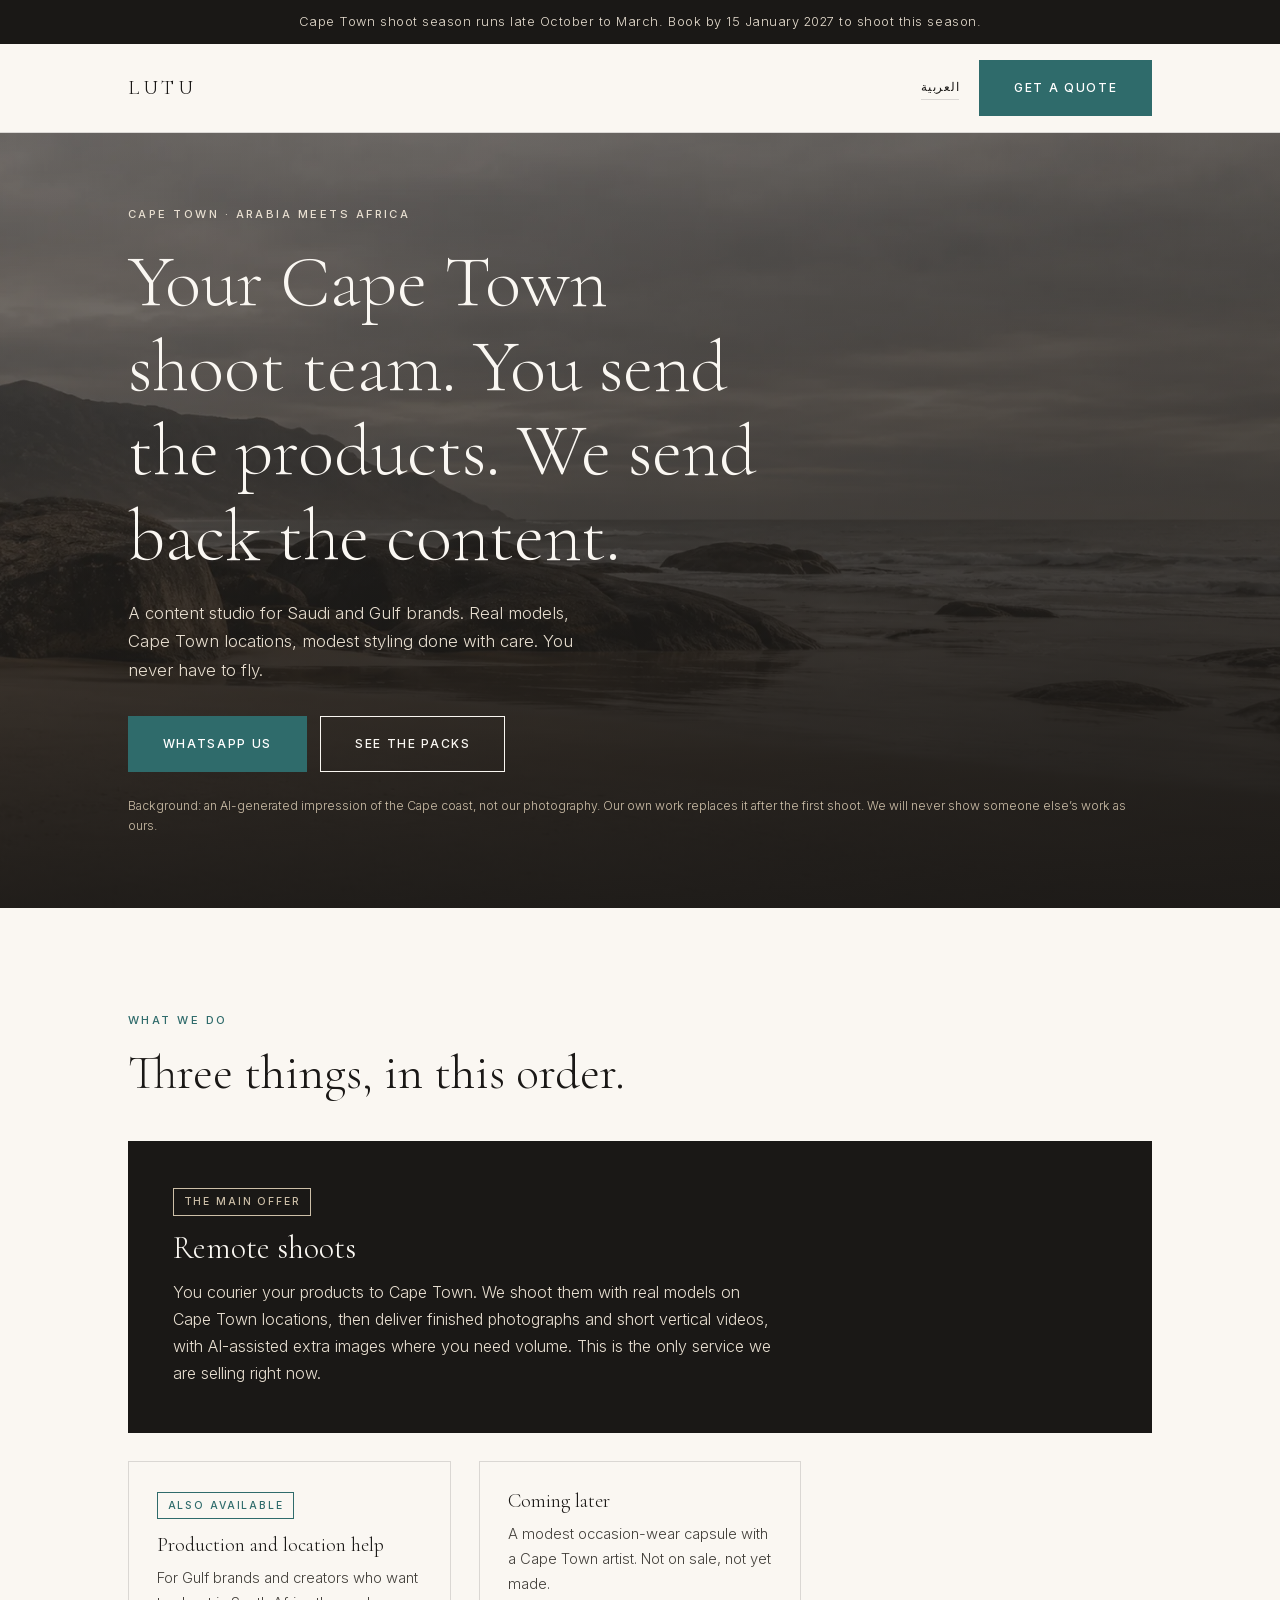
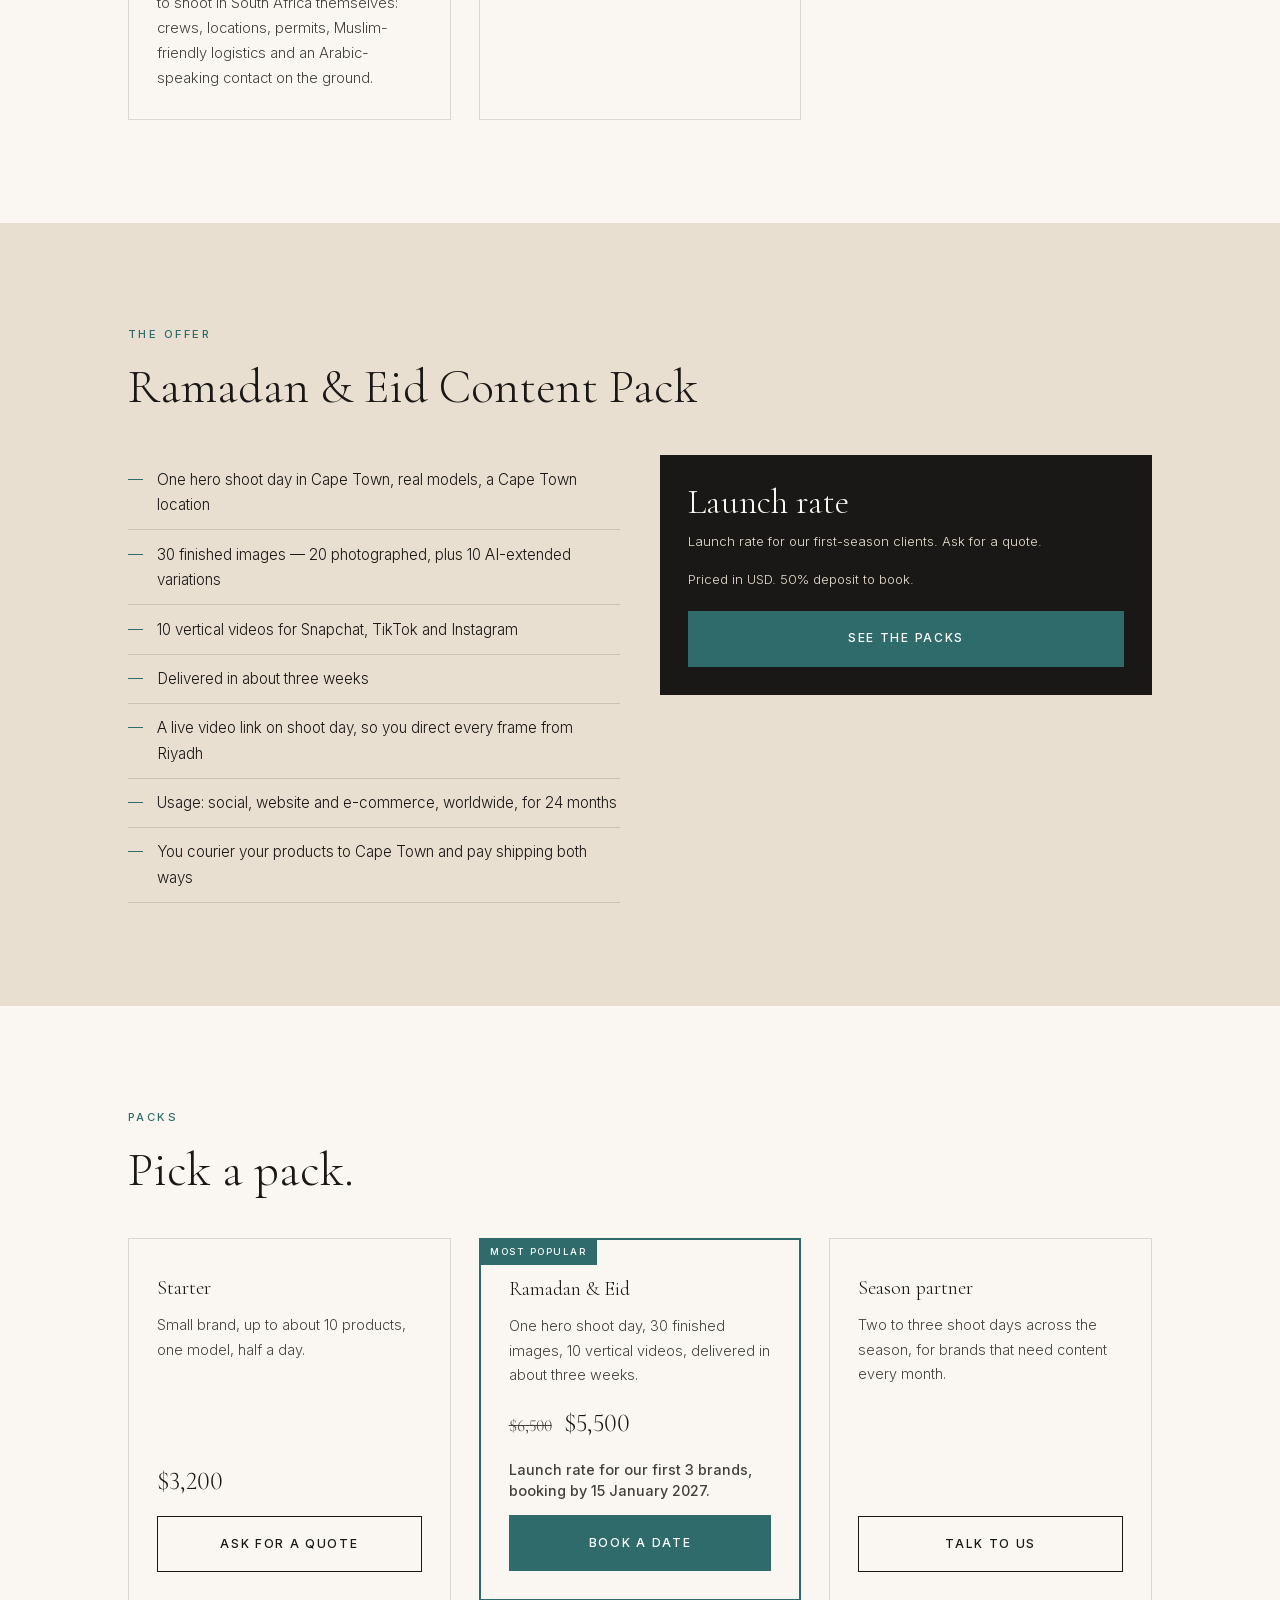
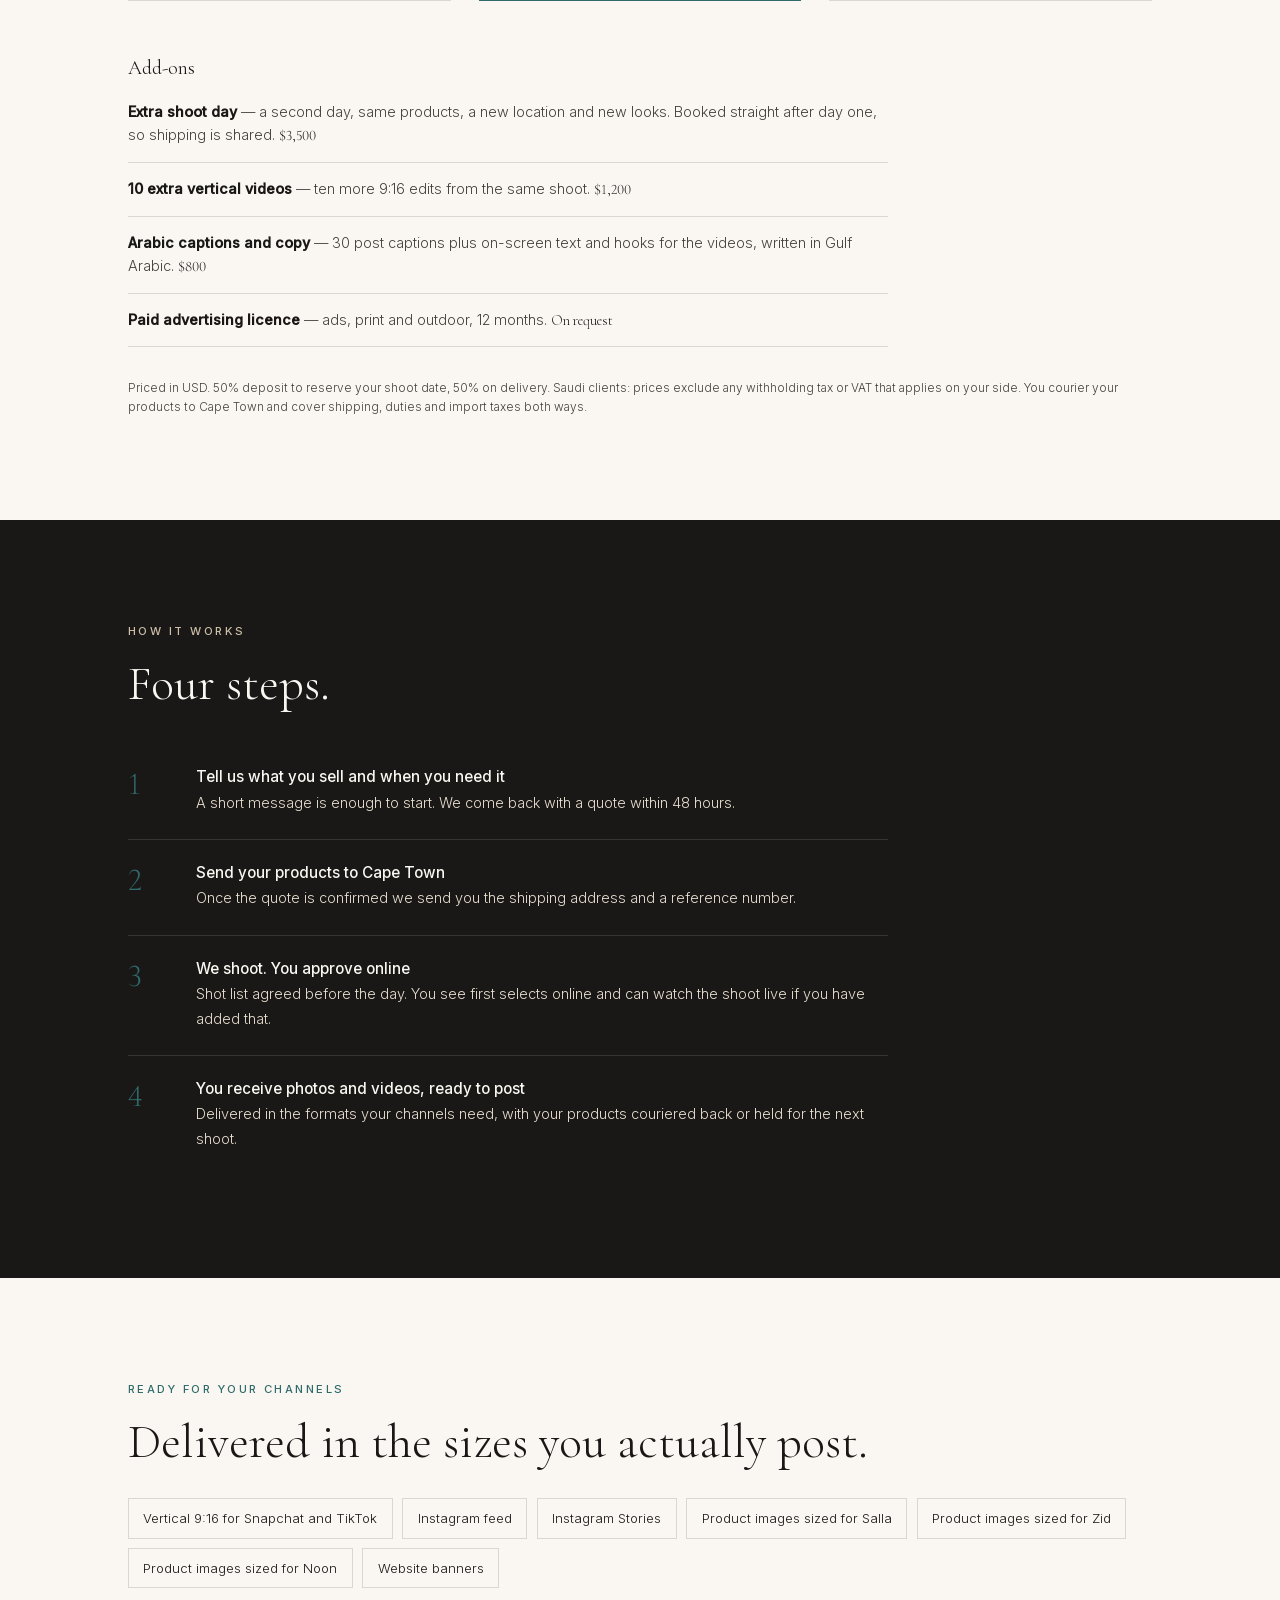
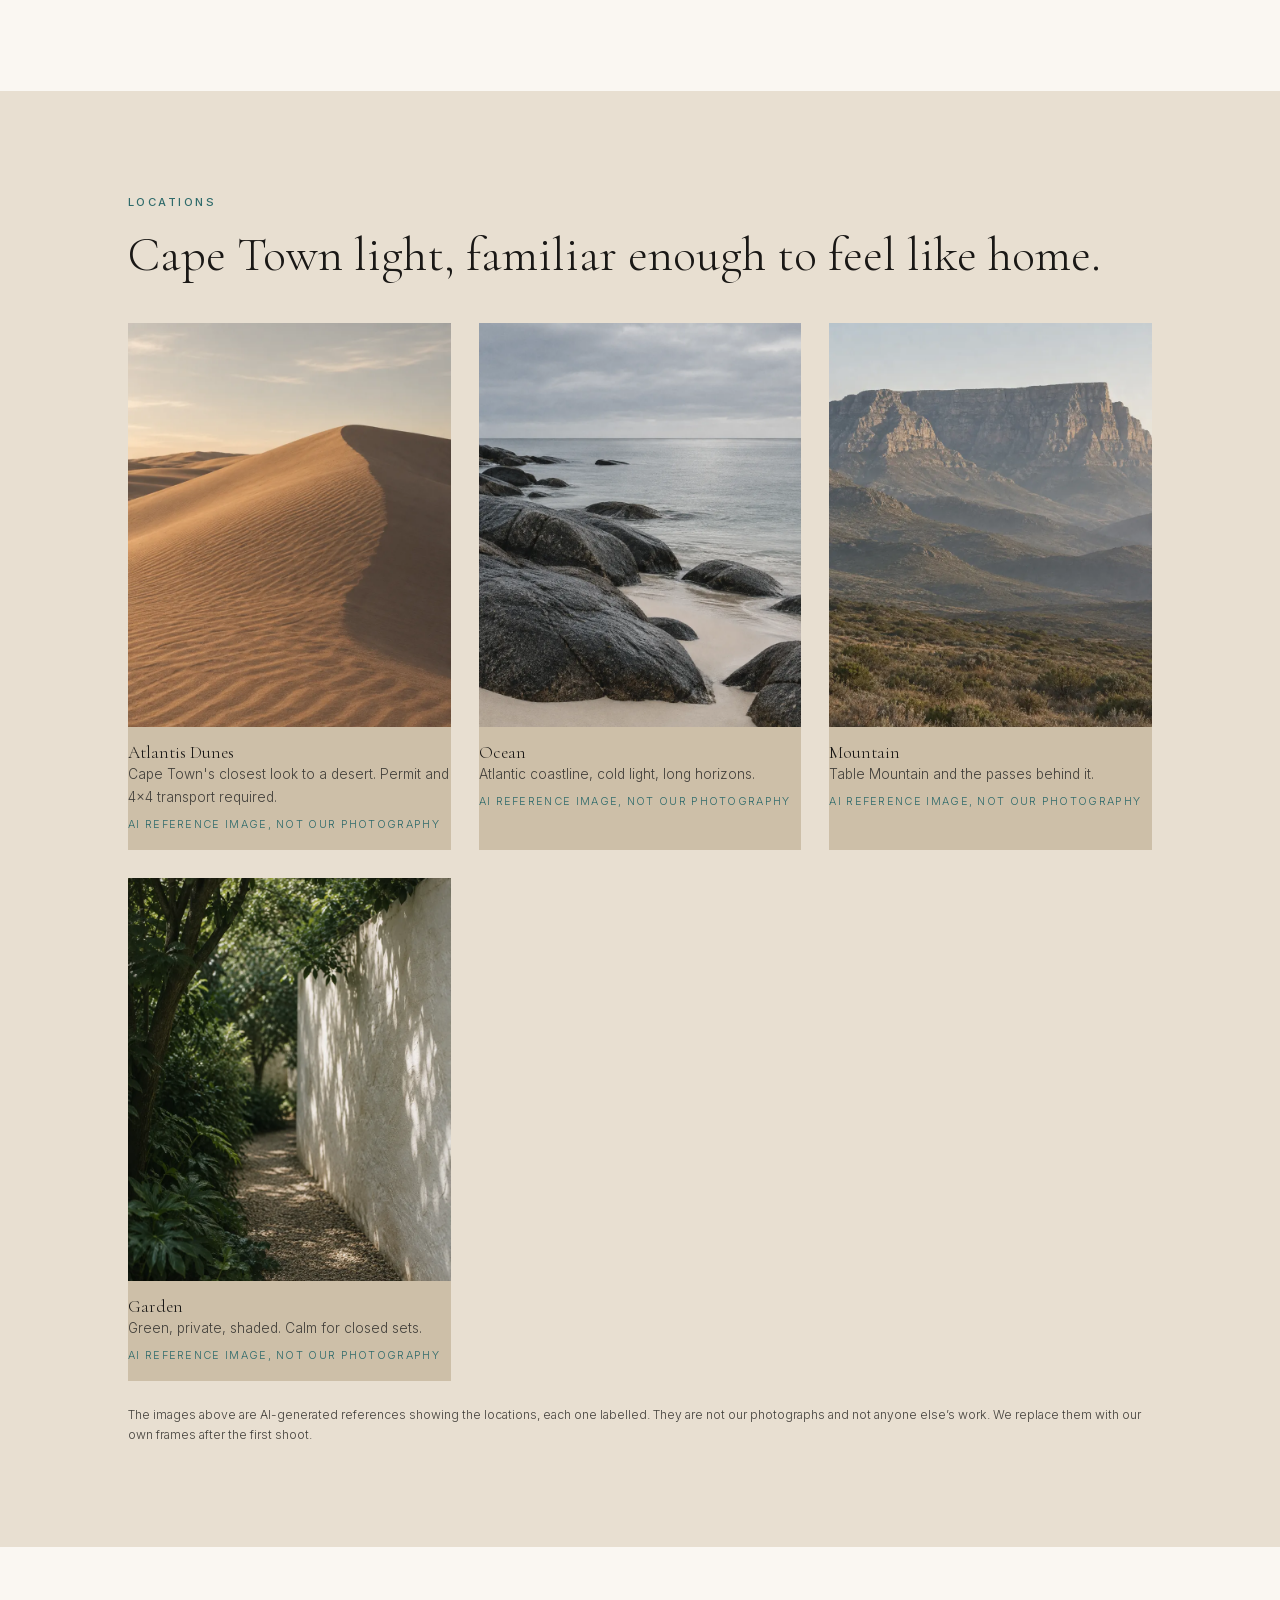
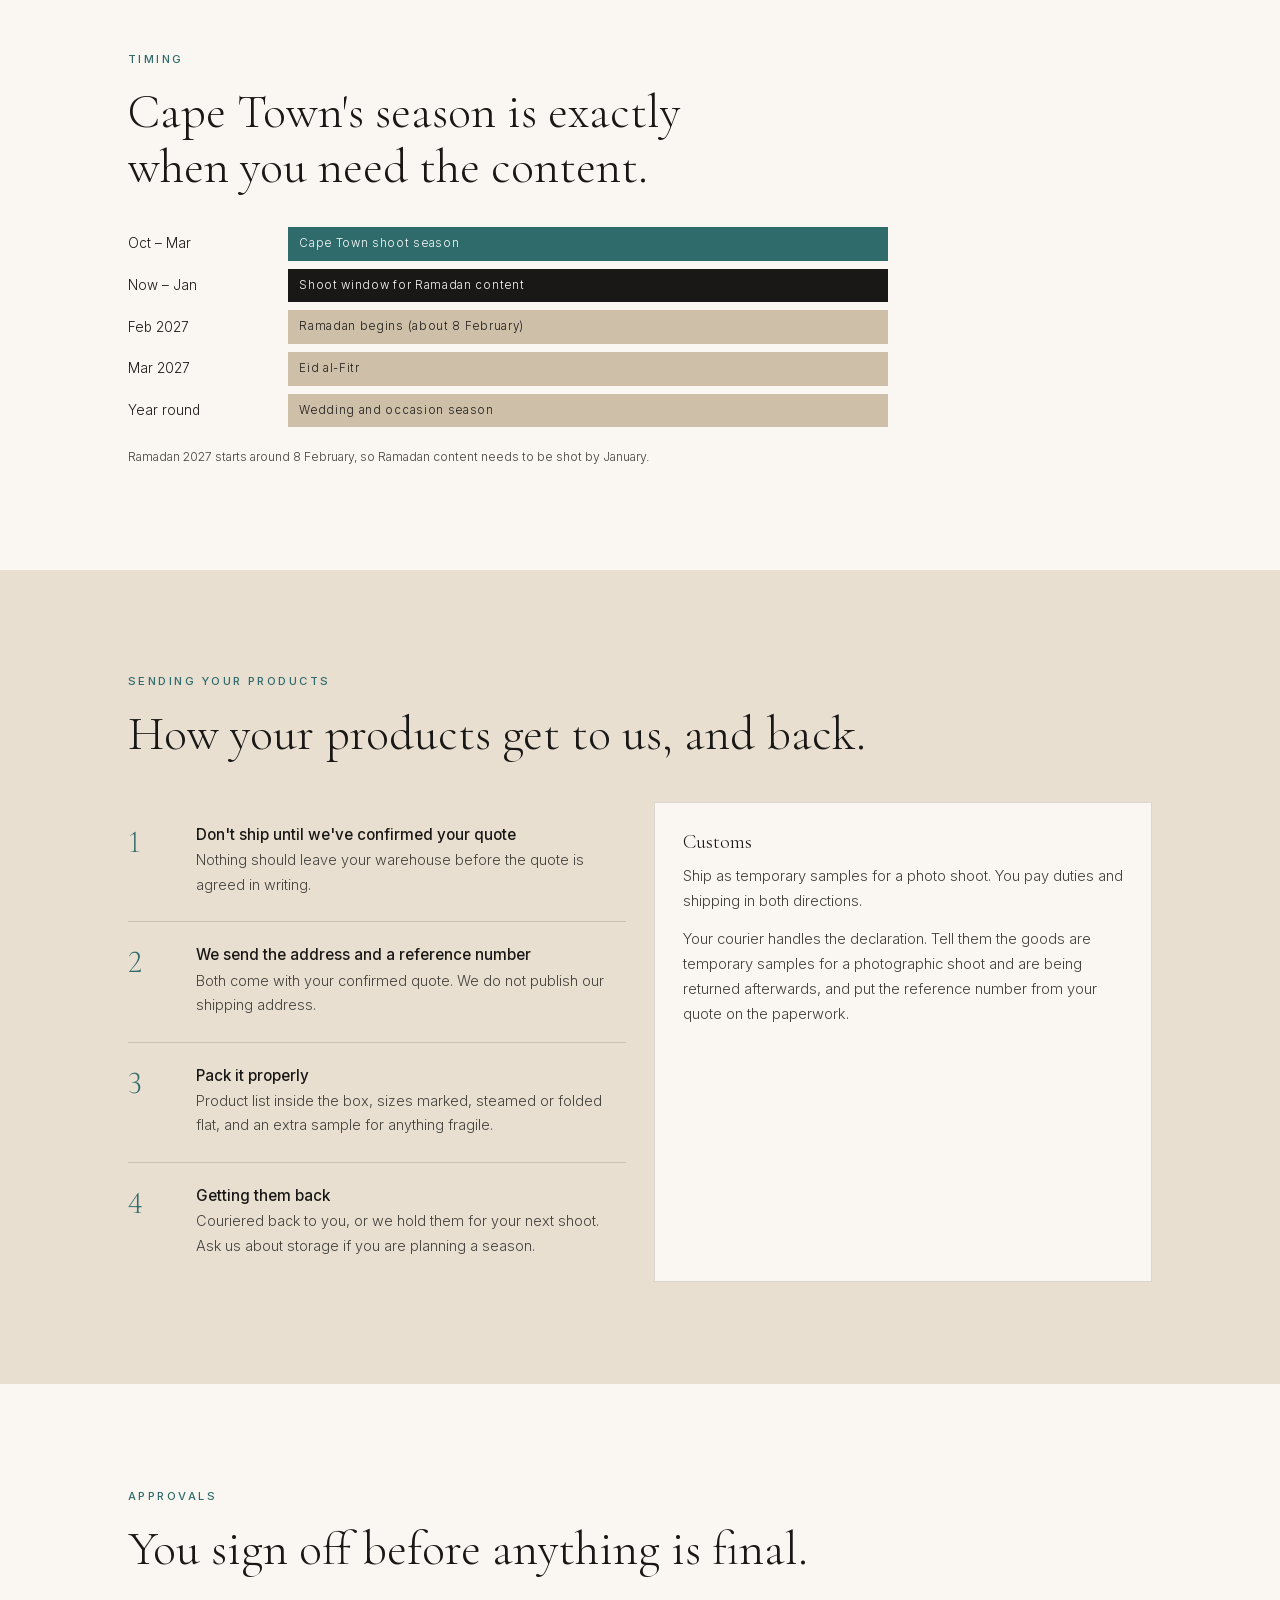
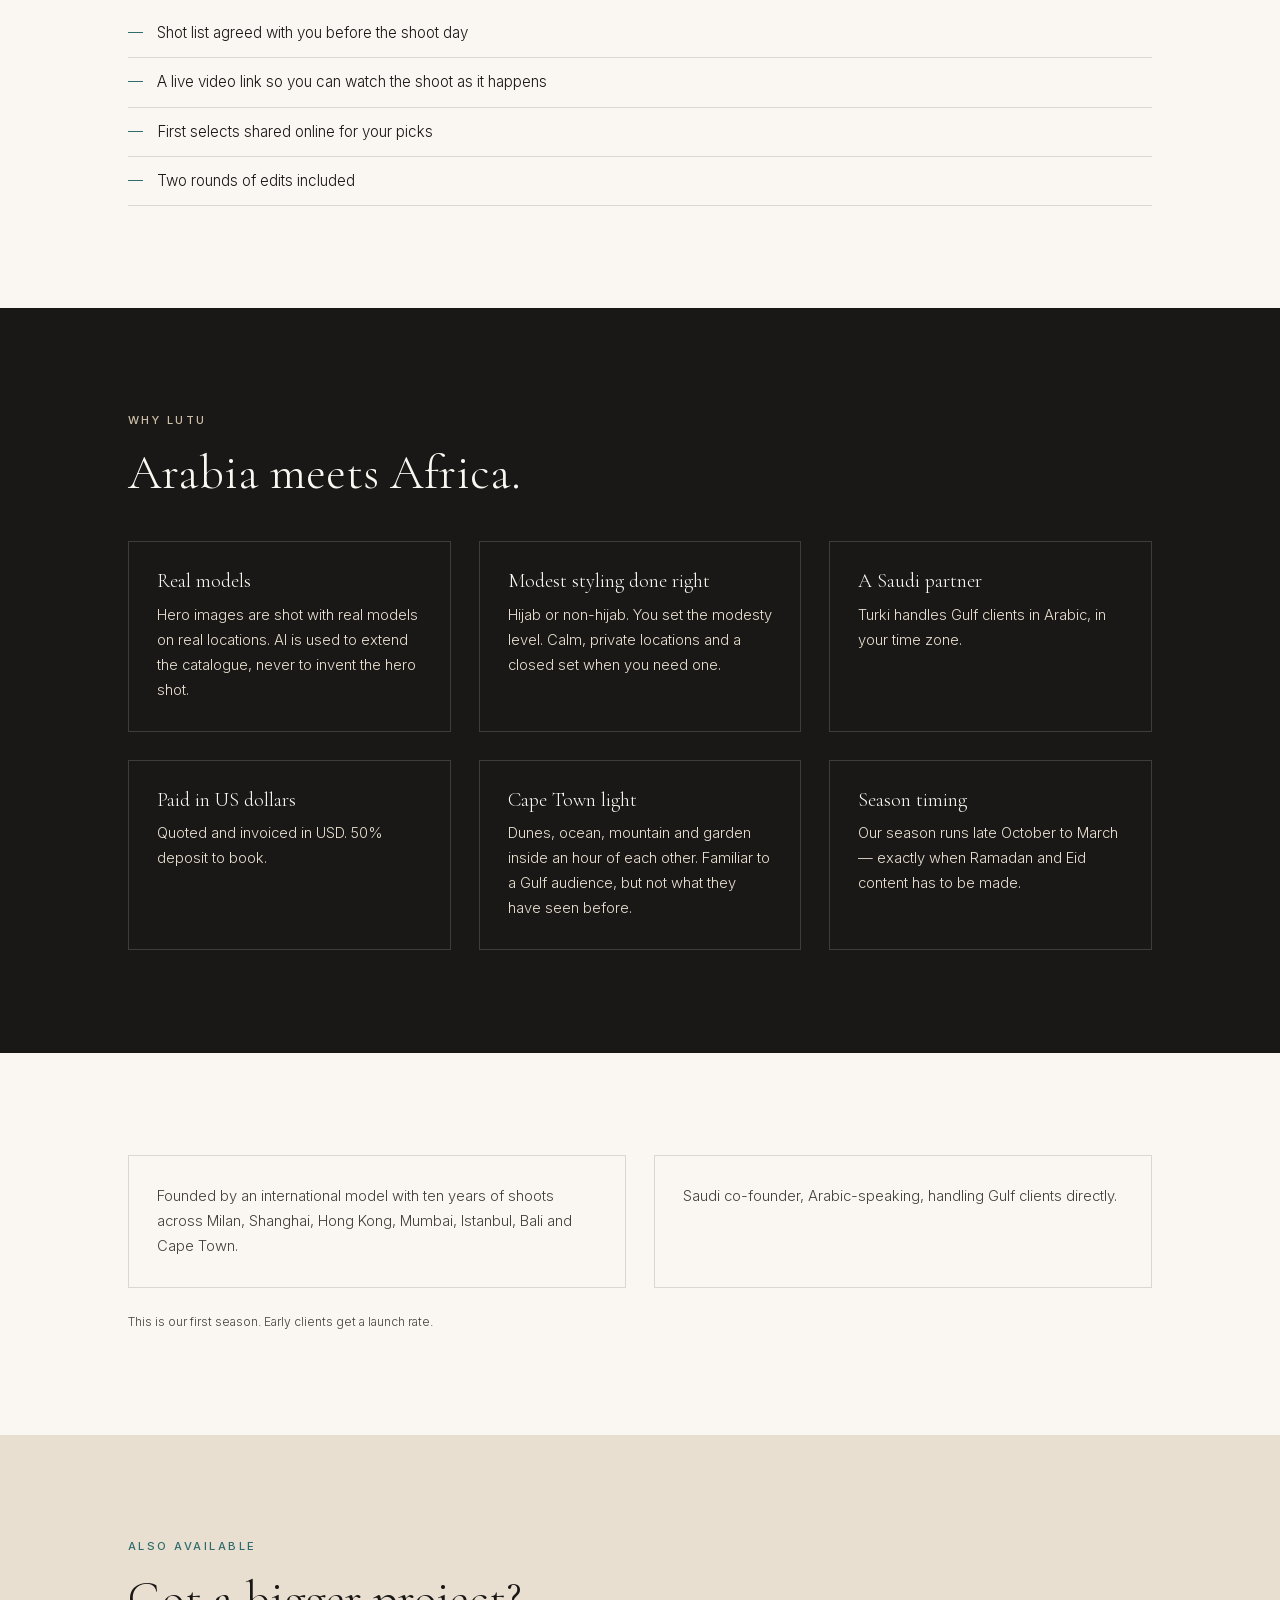
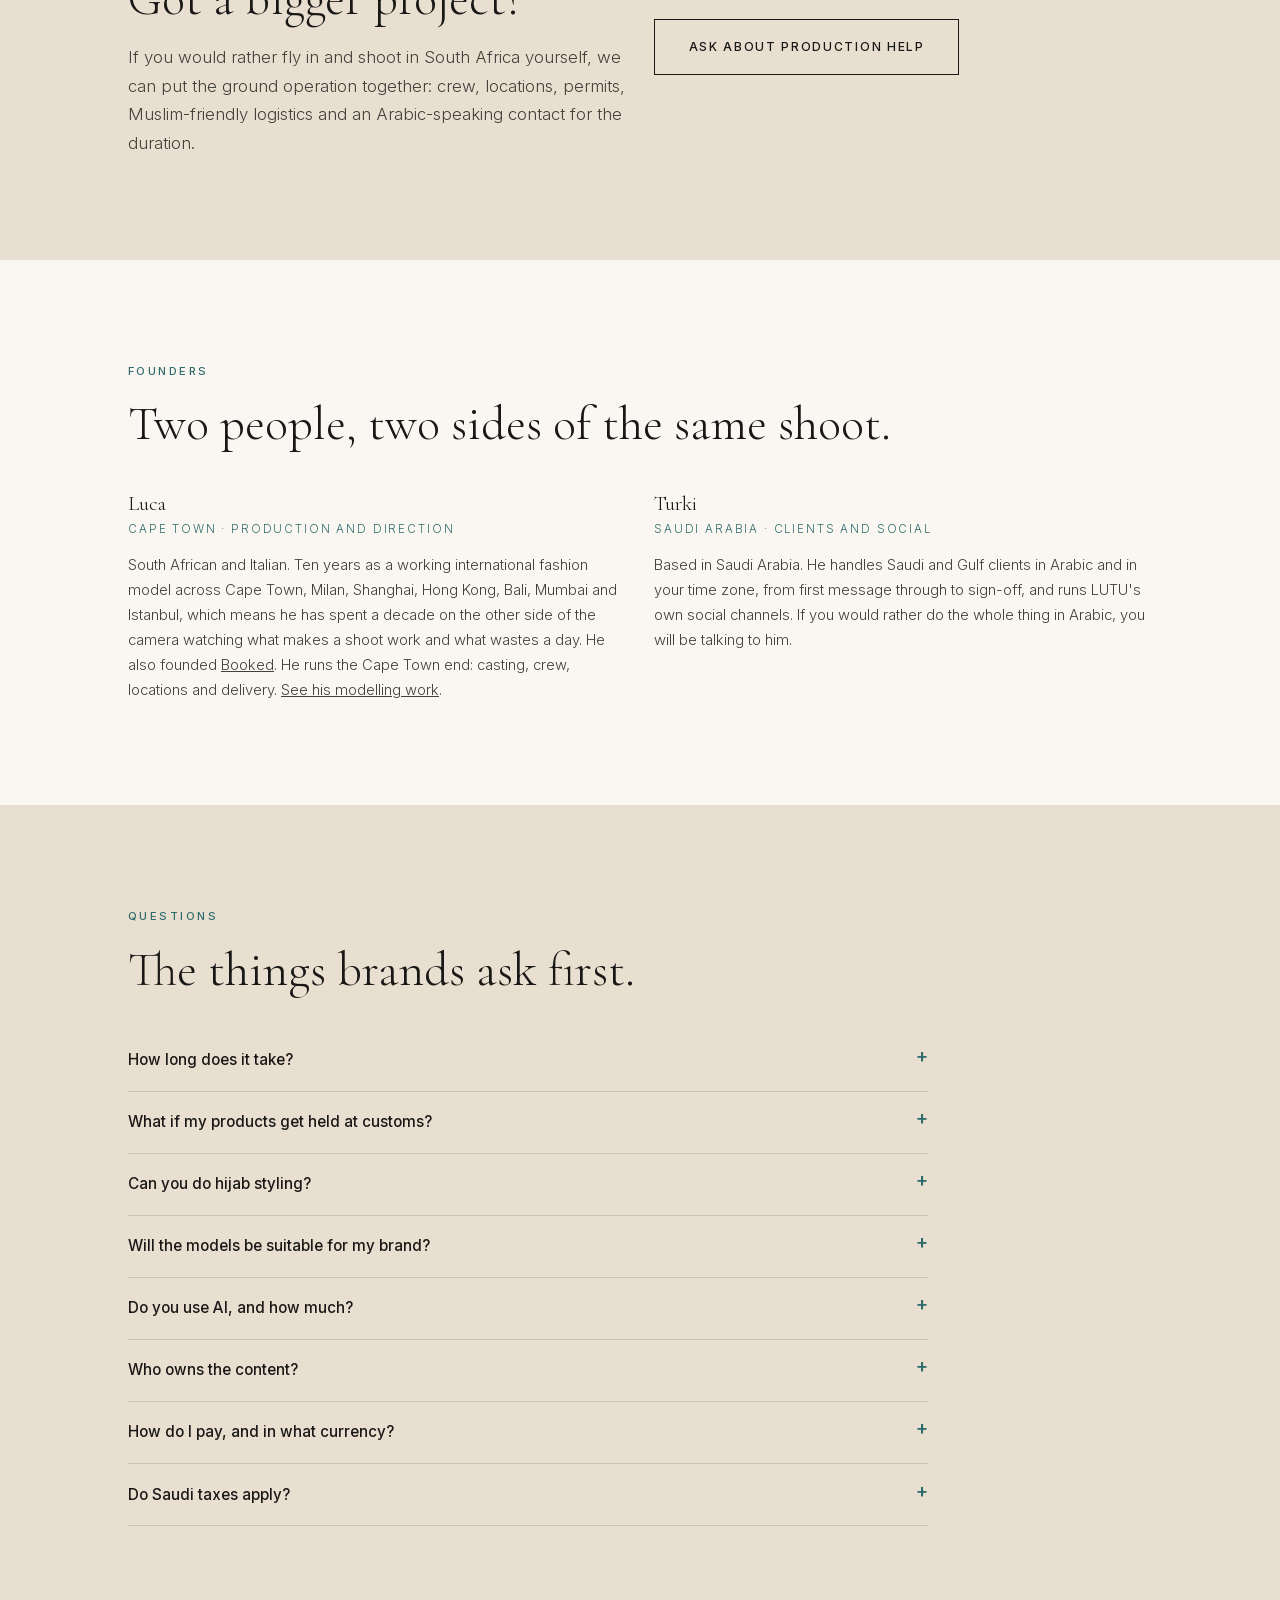
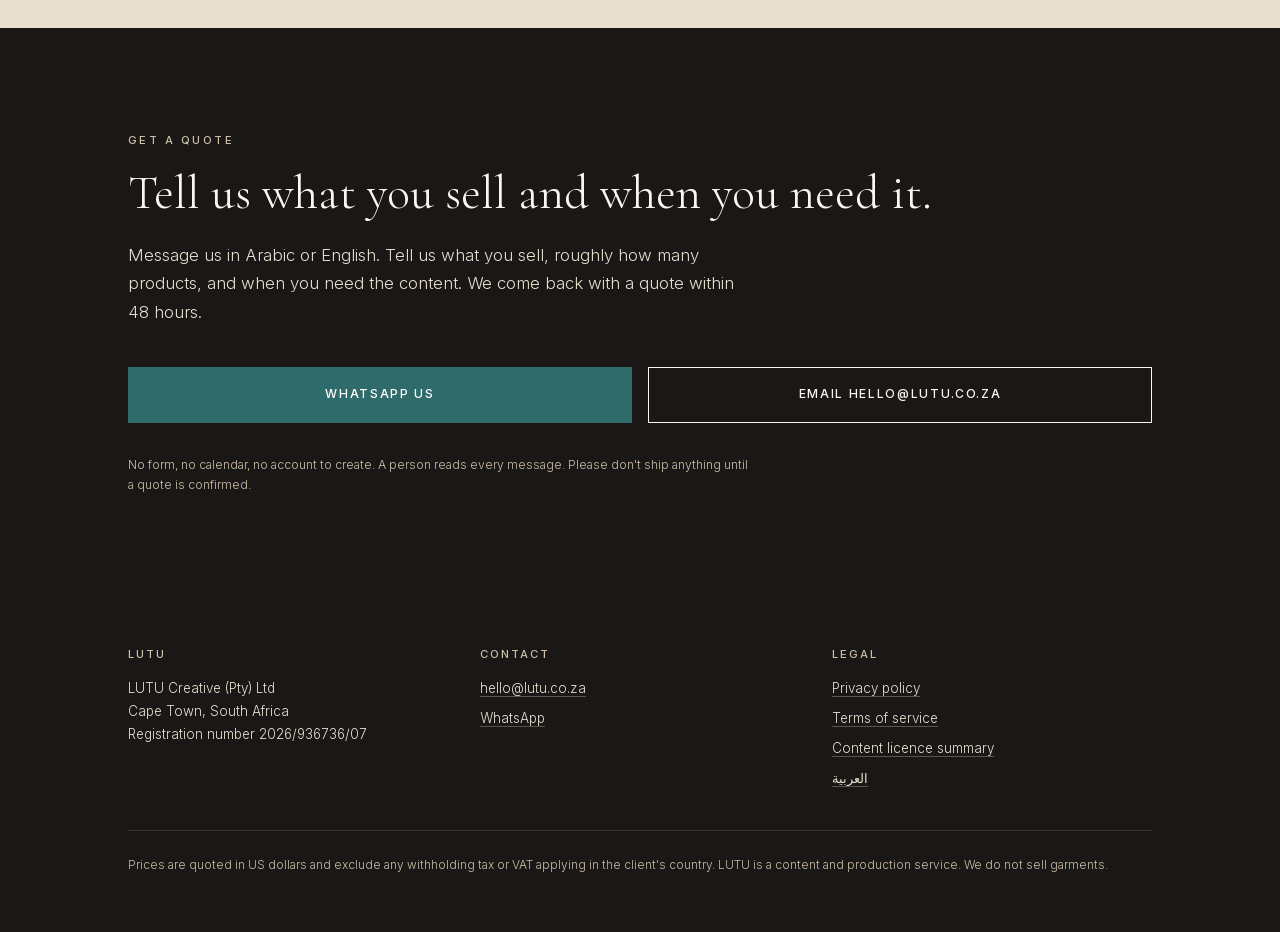
<file: index.html>
<!DOCTYPE html>
<html lang="en" dir="ltr">
<head>
<meta charset="UTF-8">
<meta name="viewport" content="width=device-width, initial-scale=1">
<title>LUTU — Cape Town content studio for Saudi and Gulf brands</title>
<meta name="description" content="Send your products to Cape Town. We shoot them with real models on Cape Town locations and send back finished photos and vertical video. Modest styling done with care. Priced in USD.">
<link rel="canonical" href="https://lutu.co.za/">
<link rel="alternate" hreflang="en" href="https://lutu.co.za/">
<link rel="alternate" hreflang="ar" href="https://lutu.co.za/ar/">
<link rel="alternate" hreflang="x-default" href="https://lutu.co.za/">
<meta property="og:type" content="website">
<meta property="og:locale" content="en">
<meta property="og:locale:alternate" content="ar">
<meta property="og:url" content="https://lutu.co.za/">
<meta property="og:site_name" content="LUTU">
<meta property="og:title" content="LUTU — Cape Town content studio for Saudi and Gulf brands">
<meta property="og:description" content="You send the products. We send back the content. Shot in Cape Town with real models, delivered in about three weeks.">
<meta property="og:image" content="https://lutu.co.za/assets/share-card.webp">
<meta property="og:image:width" content="1200">
<meta property="og:image:height" content="630">
<meta property="og:image:alt" content="Wind-sculpted sand dunes outside Cape Town at golden hour, with Table Mountain on the horizon.">
<meta name="twitter:card" content="summary_large_image">
<meta name="twitter:image" content="https://lutu.co.za/assets/share-card.webp">
<meta name="twitter:title" content="LUTU — Cape Town content studio for Saudi and Gulf brands">
<meta name="twitter:description" content="You send the products. We send back the content.">
<meta name="robots" content="index,follow">
<link rel="stylesheet" href="/css/style.css">
<!-- Analytics: enable in /config/site.json, then uncomment. No cookie banner required.
<script defer data-domain="lutu.co.za" src="https://plausible.io/js/script.js"></script> -->
</head>
<body>
<a class="skip" href="#main">Skip to content</a>

<div class="season-banner" id="season-banner">
  Cape Town shoot season runs late October to March.<span id="season-date"></span>
</div>

<header class="site-header">
  <div class="wrap site-header__inner">
    <a class="brand" href="/">LUTU</a>
    <nav class="header-actions" aria-label="Site">
      <a class="lang-switch" href="/ar/" hreflang="ar" lang="ar">العربية</a>
      <a class="btn btn--primary" href="#enquiry-section">Get a quote</a>
    </nav>
  </div>
</header>

<main id="main">

<!-- 1 ─ HERO -->
<section class="hero">
  <div class="hero__media" aria-hidden="true">
    <img src="/assets/hero-coast.webp"
         srcset="/assets/hero-coast-900.webp 900w, /assets/hero-coast.webp 1600w"
         sizes="100vw" width="1600" height="900" alt="" fetchpriority="high" decoding="async">
  </div>
  <div class="wrap hero__inner">
    <span class="eyebrow" style="color:#E8DFD1">Cape Town · Arabia meets Africa</span>
    <h1>Your Cape Town shoot team. You send the products. We send back the content.</h1>
    <p class="hero__sub">A content studio for Saudi and Gulf brands. Real models, Cape Town locations, modest styling done with care. You never have to fly.</p>
    <div class="hero__cta">
      <a class="btn btn--primary" data-where="hero" href="https://wa.me/27824617739?text=Hi%20LUTU%2C%20I%27d%20like%20a%20quote%20for%20a%20shoot">WhatsApp us</a>
      <a class="btn btn--ghost" href="#packs" style="color:#FAF7F2;border-color:#FAF7F2">See the packs</a>
    </div>
    <p class="fine" style="margin-top:1.5rem;color:#CDBFA8">Background: an AI-generated impression of the Cape coast, not our photography. Our own work replaces it after the first shoot. We will never show someone else&rsquo;s work as ours.</p>
  </div>
</section>

<!-- 2 ─ WHAT WE DO -->
<section class="section" id="what-we-do">
  <div class="wrap">
    <span class="eyebrow">What we do</span>
    <h2>Three things, in this order.</h2>
    <div class="grid grid--3" style="margin-top:2.5rem">

      <article class="card service--lead">
        <span class="tag">The main offer</span>
        <h3>Remote shoots</h3>
        <p>You courier your products to Cape Town. We shoot them with real models on Cape Town locations, then deliver finished photographs and short vertical videos, with AI-assisted extra images where you need volume. This is the only service we are selling right now.</p>
      </article>

      <article class="card">
        <span class="tag">Also available</span>
        <h3>Production and location help</h3>
        <p>For Gulf brands and creators who want to shoot in South Africa themselves: crews, locations, permits, Muslim-friendly logistics and an Arabic-speaking contact on the ground.</p>
      </article>

      <article class="card">
        <h3>Coming later</h3>
        <p>A modest occasion-wear capsule with a Cape Town artist. Not on sale, not yet made.</p>
      </article>

    </div>
  </div>
</section>

<!-- 3 ─ THE OFFER -->
<section class="section section--sand" id="offer">
  <div class="wrap">
    <span class="eyebrow">The offer</span>
    <h2>Ramadan &amp; Eid Content Pack</h2>
    <div class="offer" style="margin-top:2.5rem">
      <div>
        <ul class="offer__list">
          <li>One hero shoot day in Cape Town, real models, a Cape Town location</li>
          <li>30 finished images — 20 photographed, plus 10 AI-extended variations</li>
          <li>10 vertical videos for Snapchat, TikTok and Instagram</li>
          <li>Delivered in about three weeks</li>
          <li>A live video link on shoot day, so you direct every frame from Riyadh</li>
          <li>Usage: social, website and e-commerce, worldwide, for 24 months</li>
          <li>You courier your products to Cape Town and pay shipping both ways</li>
        </ul>
      </div>
      <aside class="offer__price">
        <span class="amount" id="offer-price">Launch rate</span>
        <p class="note">Launch rate for our first-season clients. Ask for a quote.</p>
        <p class="note" style="margin-top:1rem">Priced in USD. 50% deposit to book.</p>
        <a class="btn btn--primary" href="#packs" style="margin-top:1.25rem;width:100%">See the packs</a>
      </aside>
    </div>
  </div>
</section>

<!-- 3b ─ PACKS -->
<section class="section" id="packs">
  <div class="wrap">
    <span class="eyebrow">Packs</span>
    <h2>Pick a pack.</h2>

    <div class="grid grid--3" style="margin-top:2.5rem">
      <article class="pack">
        <h3>Starter</h3>
        <p>Small brand, up to about 10 products, one model, half a day.</p>
        <span class="pack__price" data-pack-price="starter">Price on request</span>
        <a class="btn btn--ghost" href="#enquiry-section">Ask for a quote</a>
      </article>
      <article class="pack pack--featured">
        <span class="pack__flag">Most popular</span>
        <h3>Ramadan &amp; Eid</h3>
        <p>One hero shoot day, 30 finished images, 10 vertical videos, delivered in about three weeks.</p>
        <span class="pack__price" data-pack-price="ramadanEid">Price on request</span>
        <p class="pack__note" data-pack-note="ramadanEid"></p>
        <a class="btn btn--primary" href="#enquiry-section">Book a date</a>
      </article>
      <article class="pack">
        <h3>Season partner</h3>
        <p>Two to three shoot days across the season, for brands that need content every month.</p>
        <span class="pack__price">&nbsp;</span>
        <a class="btn btn--ghost" href="#enquiry-section">Talk to us</a>
      </article>
    </div>

    <h3 style="margin-top:3.5rem">Add-ons</h3>
    <ul class="addons" style="margin-top:1.25rem">
      <li><strong>Extra shoot day</strong> — a second day, same products, a new location and new looks. Booked straight after day one, so shipping is shared. <span data-addon-price="extraDay">Price on request</span></li>
      <li><strong>10 extra vertical videos</strong> — ten more 9:16 edits from the same shoot. <span data-addon-price="extraVideos10">Price on request</span></li>
      <li><strong>Arabic captions and copy</strong> — 30 post captions plus on-screen text and hooks for the videos, written in Gulf Arabic. <span data-addon-price="arabic">Price on request</span></li>
      <li><strong>Paid advertising licence</strong> — ads, print and outdoor, 12 months. <span>On request</span></li>
    </ul>

    <p class="summary__fine" style="margin-top:2rem">Priced in USD. 50% deposit to reserve your shoot date, 50% on delivery. Saudi clients: prices exclude any withholding tax or VAT that applies on your side. You courier your products to Cape Town and cover shipping, duties and import taxes both ways.</p>
  </div>
</section>

<!-- 4 ─ HOW IT WORKS -->
<section class="section section--ink" id="how">
  <div class="wrap">
    <span class="eyebrow">How it works</span>
    <h2>Four steps.</h2>
    <div class="steps" style="margin-top:2rem;max-width:760px">
      <div class="step"><div><h3>Tell us what you sell and when you need it</h3><p>A short message is enough to start. We come back with a quote within 48 hours.</p></div></div>
      <div class="step"><div><h3>Send your products to Cape Town</h3><p>Once the quote is confirmed we send you the shipping address and a reference number.</p></div></div>
      <div class="step"><div><h3>We shoot. You approve online</h3><p>Shot list agreed before the day. You see first selects online and can watch the shoot live if you have added that.</p></div></div>
      <div class="step"><div><h3>You receive photos and videos, ready to post</h3><p>Delivered in the formats your channels need, with your products couriered back or held for the next shoot.</p></div></div>
    </div>
  </div>
</section>

<!-- FORMATS -->
<section class="section" id="formats">
  <div class="wrap">
    <span class="eyebrow">Ready for your channels</span>
    <h2>Delivered in the sizes you actually post.</h2>
    <div class="chips" style="margin-top:1.75rem">
      <span class="chip">Vertical 9:16 for Snapchat and TikTok</span>
      <span class="chip">Instagram feed</span>
      <span class="chip">Instagram Stories</span>
      <span class="chip">Product images sized for Salla</span>
      <span class="chip">Product images sized for Zid</span>
      <span class="chip">Product images sized for Noon</span>
      <span class="chip">Website banners</span>
    </div>
  </div>
</section>

<!-- 5 ─ LOCATIONS -->
<section class="section section--sand" id="locations">
  <div class="wrap">
    <span class="eyebrow">Locations</span>
    <h2>Cape Town light, familiar enough to feel like home.</h2>
    <div class="grid grid--3" style="margin-top:2.5rem">
      <article class="loc"><img class="loc__img" src="/assets/loc-dunes.webp" width="800" height="1200" loading="lazy" decoding="async" alt="A curved dune crest in low afternoon light, ripple texture across the sand."><div class="loc__body"><h3>Atlantis Dunes</h3><p>Cape Town&#39;s closest look to a desert. Permit and 4x4 transport required.</p><span class="ph-label">AI reference image, not our photography</span></div></article>
      <article class="loc"><img class="loc__img" src="/assets/loc-ocean.webp" width="800" height="1200" loading="lazy" decoding="async" alt="Dark granite boulders on an empty Atlantic beach under flat grey light."><div class="loc__body"><h3>Ocean</h3><p>Atlantic coastline, cold light, long horizons.</p><span class="ph-label">AI reference image, not our photography</span></div></article>
      <article class="loc"><img class="loc__img" src="/assets/loc-mountain.webp" width="800" height="1200" loading="lazy" decoding="async" alt="Table Mountain’s flat summit above empty scrub slopes in late afternoon haze."><div class="loc__body"><h3>Mountain</h3><p>Table Mountain and the passes behind it.</p><span class="ph-label">AI reference image, not our photography</span></div></article>
      <article class="loc"><img class="loc__img" src="/assets/loc-garden.webp" width="800" height="1200" loading="lazy" decoding="async" alt="A shaded garden path beside a whitewashed wall, dappled light falling through leaves."><div class="loc__body"><h3>Garden</h3><p>Green, private, shaded. Calm for closed sets.</p><span class="ph-label">AI reference image, not our photography</span></div></article>
    </div>
    <p class="fine" style="margin-top:1.5rem">The images above are AI-generated references showing the locations, each one labelled. They are not our photographs and not anyone else&rsquo;s work. We replace them with our own frames after the first shoot.</p>
  </div>
</section>

<!-- SEASON CALENDAR -->
<section class="section" id="season">
  <div class="wrap">
    <span class="eyebrow">Timing</span>
    <h2>Cape Town's season is exactly when you need the content.</h2>
    <div class="timeline" style="margin-top:2rem;max-width:760px">
      <div class="tl-row"><span>Oct – Mar</span><div class="tl-bar">Cape Town shoot season</div></div>
      <div class="tl-row"><span>Now – Jan</span><div class="tl-bar tl-bar--ink">Shoot window for Ramadan content</div></div>
      <div class="tl-row"><span>Feb 2027</span><div class="tl-bar tl-bar--alt">Ramadan begins (about 8 February)</div></div>
      <div class="tl-row"><span>Mar 2027</span><div class="tl-bar tl-bar--alt">Eid al-Fitr</div></div>
      <div class="tl-row"><span>Year round</span><div class="tl-bar tl-bar--alt">Wedding and occasion season</div></div>
    </div>
    <p class="fine" style="margin-top:1.25rem">Ramadan 2027 starts around 8 February, so Ramadan content needs to be shot by January.</p>
  </div>
</section>

<!-- SHIPPING -->
<section class="section section--sand" id="shipping">
  <div class="wrap">
    <span class="eyebrow">Sending your products</span>
    <h2>How your products get to us, and back.</h2>
    <div class="grid grid--2" style="margin-top:2.5rem">
      <div>
        <div class="steps">
          <div class="step"><div><h3>Don't ship until we've confirmed your quote</h3><p>Nothing should leave your warehouse before the quote is agreed in writing.</p></div></div>
          <div class="step"><div><h3>We send the address and a reference number</h3><p>Both come with your confirmed quote. We do not publish our shipping address.</p></div></div>
          <div class="step"><div><h3>Pack it properly</h3><p>Product list inside the box, sizes marked, steamed or folded flat, and an extra sample for anything fragile.</p></div></div>
          <div class="step"><div><h3>Getting them back</h3><p>Couriered back to you, or we hold them for your next shoot. Ask us about storage if you are planning a season.</p></div></div>
        </div>
      </div>
      <aside class="card">
        <h3>Customs</h3>
        <p>Ship as temporary samples for a photo shoot. You pay duties and shipping in both directions.</p>
        <p style="margin-top:.8rem">Your courier handles the declaration. Tell them the goods are temporary samples for a photographic shoot and are being returned afterwards, and put the reference number from your quote on the paperwork.</p>
      </aside>
    </div>
  </div>
</section>

<!-- APPROVALS -->
<section class="section" id="approvals">
  <div class="wrap">
    <span class="eyebrow">Approvals</span>
    <h2>You sign off before anything is final.</h2>
    <div class="grid grid--2" style="margin-top:2rem">
      <ul class="offer__list">
        <li>Shot list agreed with you before the shoot day</li>
        <li>A live video link so you can watch the shoot as it happens</li>
        <li>First selects shared online for your picks</li>
        <li>Two rounds of edits included</li>
      </ul>
    </div>
  </div>
</section>

<!-- 6 ─ WHY LUTU -->
<section class="section section--ink" id="why">
  <div class="wrap">
    <span class="eyebrow">Why LUTU</span>
    <h2>Arabia meets Africa.</h2>
    <div class="grid grid--3" style="margin-top:2.5rem">
      <div class="card" style="background:transparent;border-color:rgba(250,247,242,.16)"><h3>Real models</h3><p style="color:#E8DFD1">Hero images are shot with real models on real locations. AI is used to extend the catalogue, never to invent the hero shot.</p></div>
      <div class="card" style="background:transparent;border-color:rgba(250,247,242,.16)"><h3>Modest styling done right</h3><p style="color:#E8DFD1">Hijab or non-hijab. You set the modesty level. Calm, private locations and a closed set when you need one.</p></div>
      <div class="card" style="background:transparent;border-color:rgba(250,247,242,.16)"><h3>A Saudi partner</h3><p style="color:#E8DFD1">Turki handles Gulf clients in Arabic, in your time zone.</p></div>
      <div class="card" style="background:transparent;border-color:rgba(250,247,242,.16)"><h3>Paid in US dollars</h3><p style="color:#E8DFD1">Quoted and invoiced in USD. 50% deposit to book.</p></div>
      <div class="card" style="background:transparent;border-color:rgba(250,247,242,.16)"><h3>Cape Town light</h3><p style="color:#E8DFD1">Dunes, ocean, mountain and garden inside an hour of each other. Familiar to a Gulf audience, but not what they have seen before.</p></div>
      <div class="card" style="background:transparent;border-color:rgba(250,247,242,.16)"><h3>Season timing</h3><p style="color:#E8DFD1">Our season runs late October to March — exactly when Ramadan and Eid content has to be made.</p></div>
    </div>
  </div>
</section>

<!-- PROOF -->
<section class="section" id="proof">
  <div class="wrap">
    <div class="grid grid--2">
      <div class="card"><p>Founded by an international model with ten years of shoots across Milan, Shanghai, Hong Kong, Mumbai, Istanbul, Bali and Cape Town.</p></div>
      <div class="card"><p>Saudi co-founder, Arabic-speaking, handling Gulf clients directly.</p></div>
    </div>
    <p class="fine" style="margin-top:1.5rem">This is our first season. Early clients get a launch rate.</p>
    <!-- OUR WORK — hidden until real client images exist. Switch caseStudies.enabled to true in /config/site.json. -->
  </div>
</section>

<!-- BIGGER PROJECT -->
<section class="section section--sand" id="production">
  <div class="wrap">
    <div class="grid grid--2" style="align-items:center">
      <div>
        <span class="eyebrow">Also available</span>
        <h2>Got a bigger project?</h2>
        <p class="lede" style="margin-top:1rem">If you would rather fly in and shoot in South Africa yourself, we can put the ground operation together: crew, locations, permits, Muslim-friendly logistics and an Arabic-speaking contact for the duration.</p>
      </div>
      <div><a class="btn btn--ghost" href="#enquiry-section" data-preselect="production">Ask about production help</a></div>
    </div>
  </div>
</section>

<!-- 7 ─ FOUNDERS -->
<section class="section" id="founders">
  <div class="wrap">
    <span class="eyebrow">Founders</span>
    <h2>Two people, two sides of the same shoot.</h2>
    <div class="grid grid--2" style="margin-top:2.5rem">
      <article class="founder">
        <h3>Luca</h3><span class="role">Cape Town · Production and direction</span>
        <p>South African and Italian. Ten years as a working international fashion model across Cape Town, Milan, Shanghai, Hong Kong, Bali, Mumbai and Istanbul, which means he has spent a decade on the other side of the camera watching what makes a shoot work and what wastes a day. He also founded <a href="https://lucabold.com" rel="noopener">Booked</a>. He runs the Cape Town end: casting, crew, locations and delivery. <a href="https://lucabold.com" rel="noopener">See his modelling work</a>.</p>
      </article>
      <article class="founder">
        <h3>Turki</h3><span class="role">Saudi Arabia · Clients and social</span>
        <p>Based in Saudi Arabia. He handles Saudi and Gulf clients in Arabic and in your time zone, from first message through to sign-off, and runs LUTU's own social channels. If you would rather do the whole thing in Arabic, you will be talking to him.</p>
      </article>
    </div>
  </div>
</section>

<!-- FAQ -->
<section class="section section--sand" id="faq">
  <div class="wrap">
    <span class="eyebrow">Questions</span>
    <h2>The things brands ask first.</h2>
    <div style="margin-top:2rem;max-width:800px">
      <details><summary>How long does it take?</summary><p>About three weeks from the shoot day for a standard delivery, or about ten days if you add rush. We confirm your window in writing before you pay a deposit, and we tell you straight away if anything puts it at risk.</p></details>
      <details><summary>What if my products get held at customs?</summary><p>It happens, and it is the main reason we ask you not to ship before the quote is confirmed. Ship as temporary samples for a photo shoot. Duties and shipping in both directions are yours. If a shipment is delayed we move your shoot day rather than shoot without the products.</p></details>
      <details><summary>Can you do hijab styling?</summary><p>Yes. You set the modesty level — hijab, non-hijab, no faces, or hands only — and we cast and style to it. A modest styling specialist can be arranged, and we can run a closed set on a private location.</p></details>
      <details><summary>Will the models be suitable for my brand?</summary><p>You approve casting before the shoot day. Tell us the look you need and we send options. Nothing is shot with a model you have not agreed to.</p></details>
      <details><summary>Do you use AI, and how much?</summary><p>Hero images are photographs of real models on real locations. AI is used to extend those into catalogue variations when you need volume — more angles, more colourways, more crops — and a person checks every single AI image before it reaches you. We will tell you which images in your delivery are which. We do not generate a model who was never there and present her as a photograph.</p></details>
      <details><summary>Who owns the content?</summary><p>You own the right to use the delivered files for the usage and period you selected. LUTU keeps the underlying files and the right to show the work in our own portfolio unless you ask us not to. Models have their own usage limits. The <a href="/licence/">content licence summary</a> sets out exactly what each option allows.</p></details>
      <details><summary>How do I pay, and in what currency?</summary><p>US dollars. 50% deposit to book your date, the balance before delivery. No payment is taken on this website today — we invoice you directly.</p></details>
      <details><summary>Do Saudi taxes apply?</summary><p>Our prices exclude any withholding tax or VAT that applies on your side. LUTU is a South African company invoicing from South Africa; how that is treated in your jurisdiction depends on your own tax position, so check with your accountant.</p></details>
    </div>
  </div>
</section>

<!-- 8 ─ ENQUIRY -->
<section class="section section--ink" id="enquiry-section">
  <div class="wrap">
    <span class="eyebrow">Get a quote</span>
    <h2>Tell us what you sell and when you need it.</h2>
    <p class="lede" style="margin-top:1.25rem;max-width:620px">Message us in Arabic or English. Tell us what you sell, roughly how many products, and when you need the content. We come back with a quote within 48 hours.</p>

    <div class="contact-actions" style="margin-top:2.5rem">
      <a class="btn btn--primary" data-where="enquiry" href="https://wa.me/27824617739?text=Hi%20LUTU%2C%20I%27d%20like%20a%20quote%20for%20a%20shoot">WhatsApp us</a>
      <a class="btn btn--ghost" style="color:#FAF7F2;border-color:#FAF7F2" href="mailto:hello@lutu.co.za?subject=Quote%20request">Email hello@lutu.co.za</a>
    </div>

    <p class="fine" style="margin-top:2rem;max-width:620px">No form, no calendar, no account to create. A person reads every message. Please don't ship anything until a quote is confirmed.</p>
  </div>
</section>

</main>

<footer class="site-footer">
  <div class="wrap">
    <div class="footer-grid">
      <div>
        <h4>LUTU</h4>
        <p>LUTU Creative (Pty) Ltd<br>Cape Town, South Africa<br>Registration number 2026/936736/07</p>
      </div>
      <div>
        <h4>Contact</h4>
        <ul>
          <li><a href="mailto:hello@lutu.co.za">hello@lutu.co.za</a></li>
          <li><a href="https://wa.me/27824617739" data-where="footer">WhatsApp</a></li>
        </ul>
      </div>
      <div>
        <h4>Legal</h4>
        <ul>
          <li><a href="/privacy/">Privacy policy</a></li>
          <li><a href="/terms/">Terms of service</a></li>
          <li><a href="/licence/">Content licence summary</a></li>
          <li><a href="/ar/" hreflang="ar" lang="ar">العربية</a></li>
        </ul>
      </div>
    </div>
    <p class="footer-legal">
      Prices are quoted in US dollars and exclude any withholding tax or VAT applying in the client's country.
      LUTU is a content and production service. We do not sell garments.
    </p>
  </div>
</footer>

<script type="application/ld+json">
{
  "@context": "https://schema.org",
  "@graph": [
    {
      "@type": "Organization",
      "@id": "https://lutu.co.za/#org",
      "name": "LUTU",
      "legalName": "LUTU Creative (Pty) Ltd",
      "identifier": { "@type": "PropertyValue", "name": "CIPC registration number", "value": "2026/936736/07" },
      "url": "https://lutu.co.za/",
      "email": "hello@lutu.co.za",
      "foundingDate": "2026-11",
      "address": { "@type": "PostalAddress", "addressLocality": "Cape Town", "addressCountry": "ZA" },
      "founder": [
        { "@type": "Person", "name": "Luca", "url": "https://lucabold.com" },
        { "@type": "Person", "name": "Turki" }
      ]
    },
    {
      "@type": "ProfessionalService",
      "@id": "https://lutu.co.za/#service",
      "name": "LUTU — Cape Town content studio",
      "description": "Remote product shoots in Cape Town for Saudi and Gulf fashion, fragrance and beauty brands. Brands courier products to Cape Town; LUTU shoots with real models on Cape Town locations and delivers finished images and vertical video.",
      "url": "https://lutu.co.za/",
      "parentOrganization": { "@id": "https://lutu.co.za/#org" },
      "areaServed": [
        { "@type": "Country", "name": "Saudi Arabia" },
        { "@type": "Country", "name": "United Arab Emirates" },
        { "@type": "Country", "name": "Kuwait" },
        { "@type": "Country", "name": "Qatar" },
        { "@type": "Country", "name": "Bahrain" },
        { "@type": "Country", "name": "Oman" },
        { "@type": "Country", "name": "South Africa" }
      ],
      "address": { "@type": "PostalAddress", "addressLocality": "Cape Town", "addressCountry": "ZA" },
      "availableLanguage": ["en", "ar"],
      "makesOffer": {
        "@type": "Offer",
        "name": "Ramadan & Eid Content Pack",
        "description": "One hero shoot day in Cape Town with real models, 30 finished images, 10 vertical videos, delivered in about three weeks. Priced in USD with a 50% deposit to book.",
        "priceCurrency": "USD",
        "price": "6500",
        "availability": "https://schema.org/InStock",
        "areaServed": "Saudi Arabia"
      }
    }
  ]
}
</script>

<script src="/js/quote.js" defer></script>
</body>
</html>
</file>
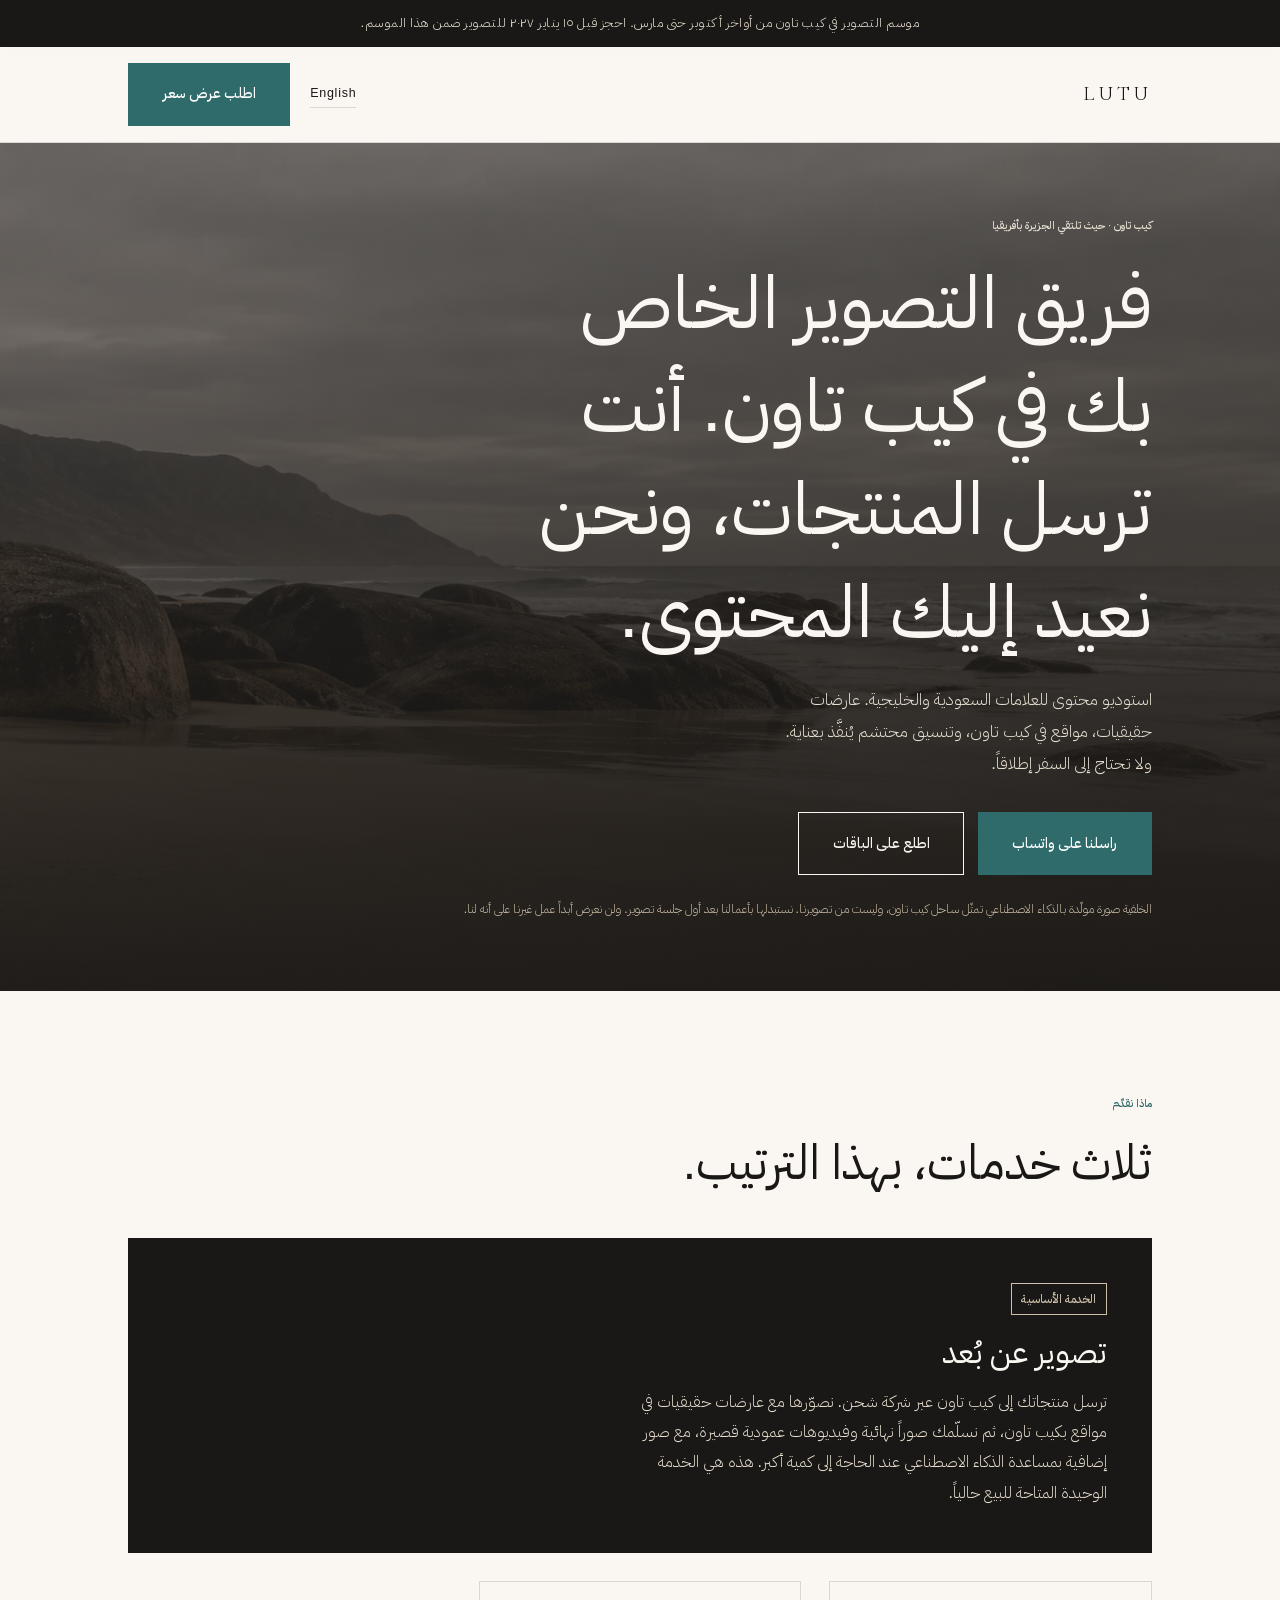
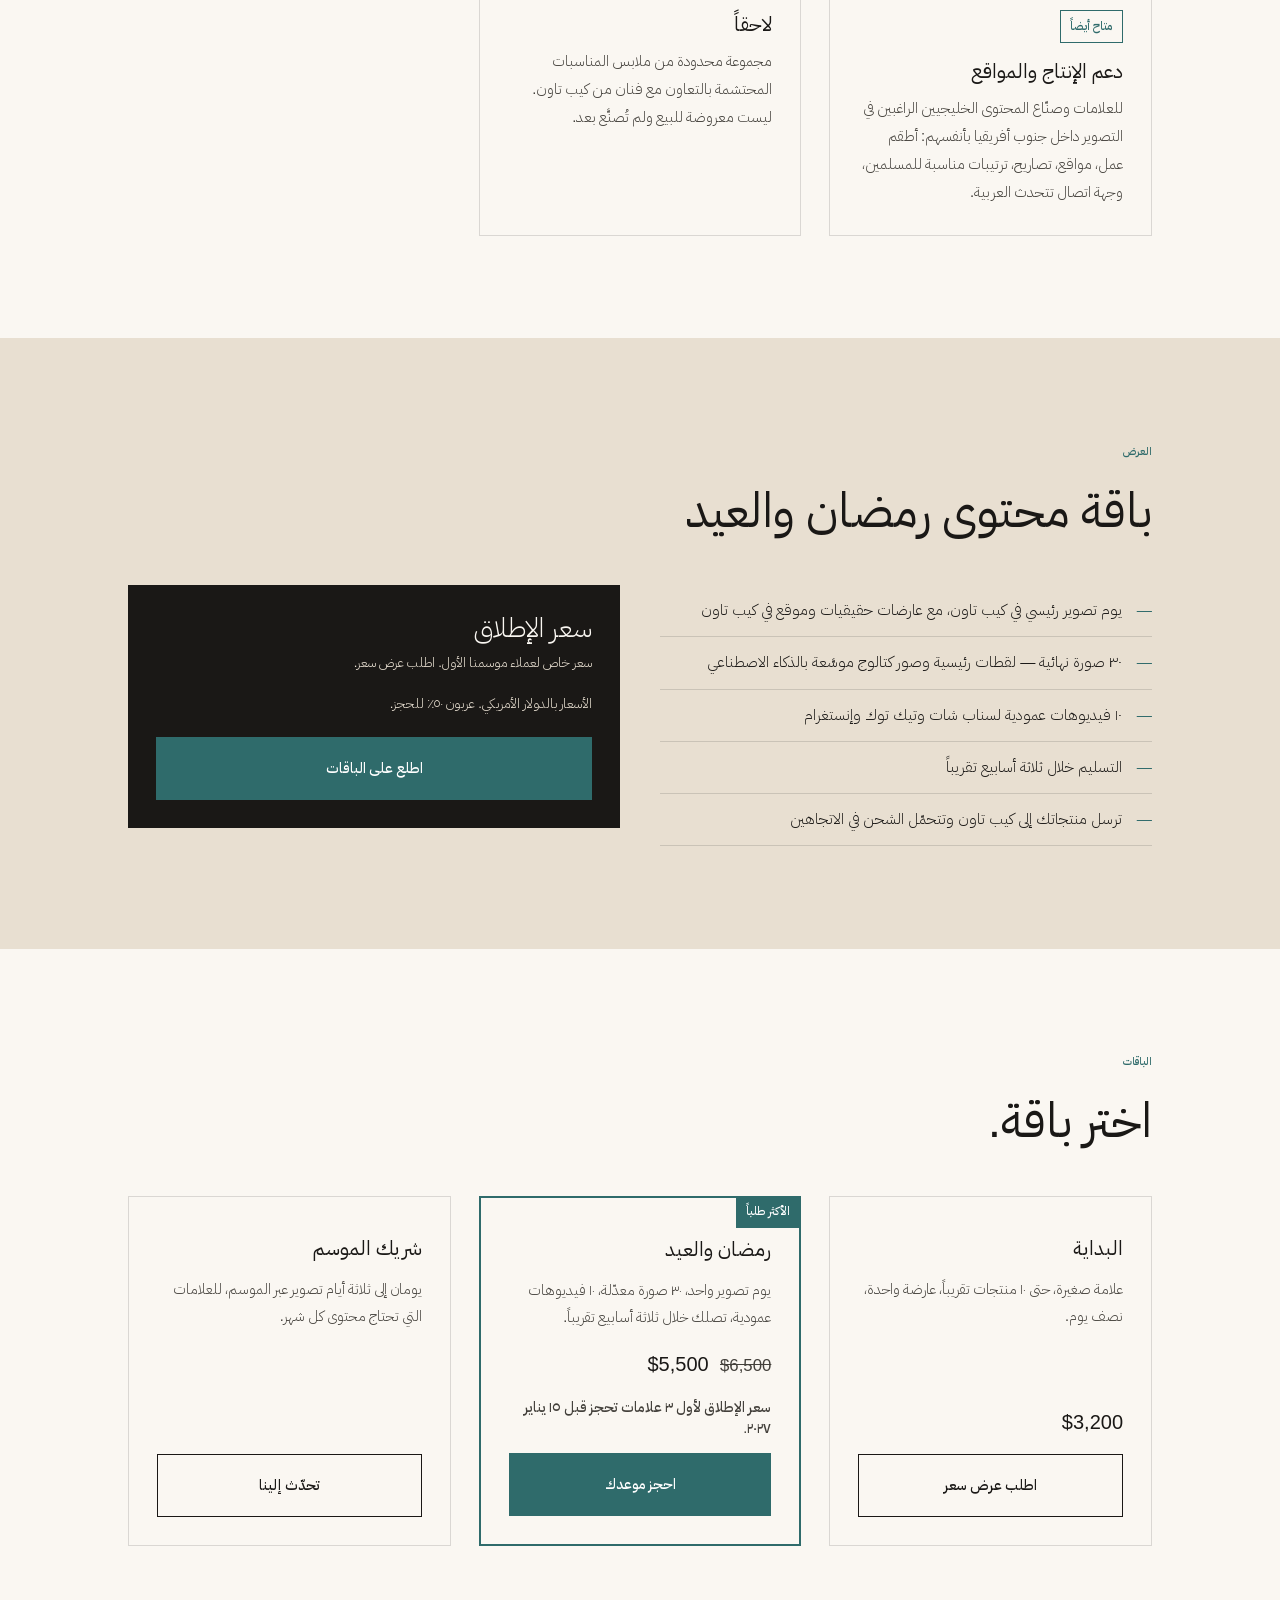
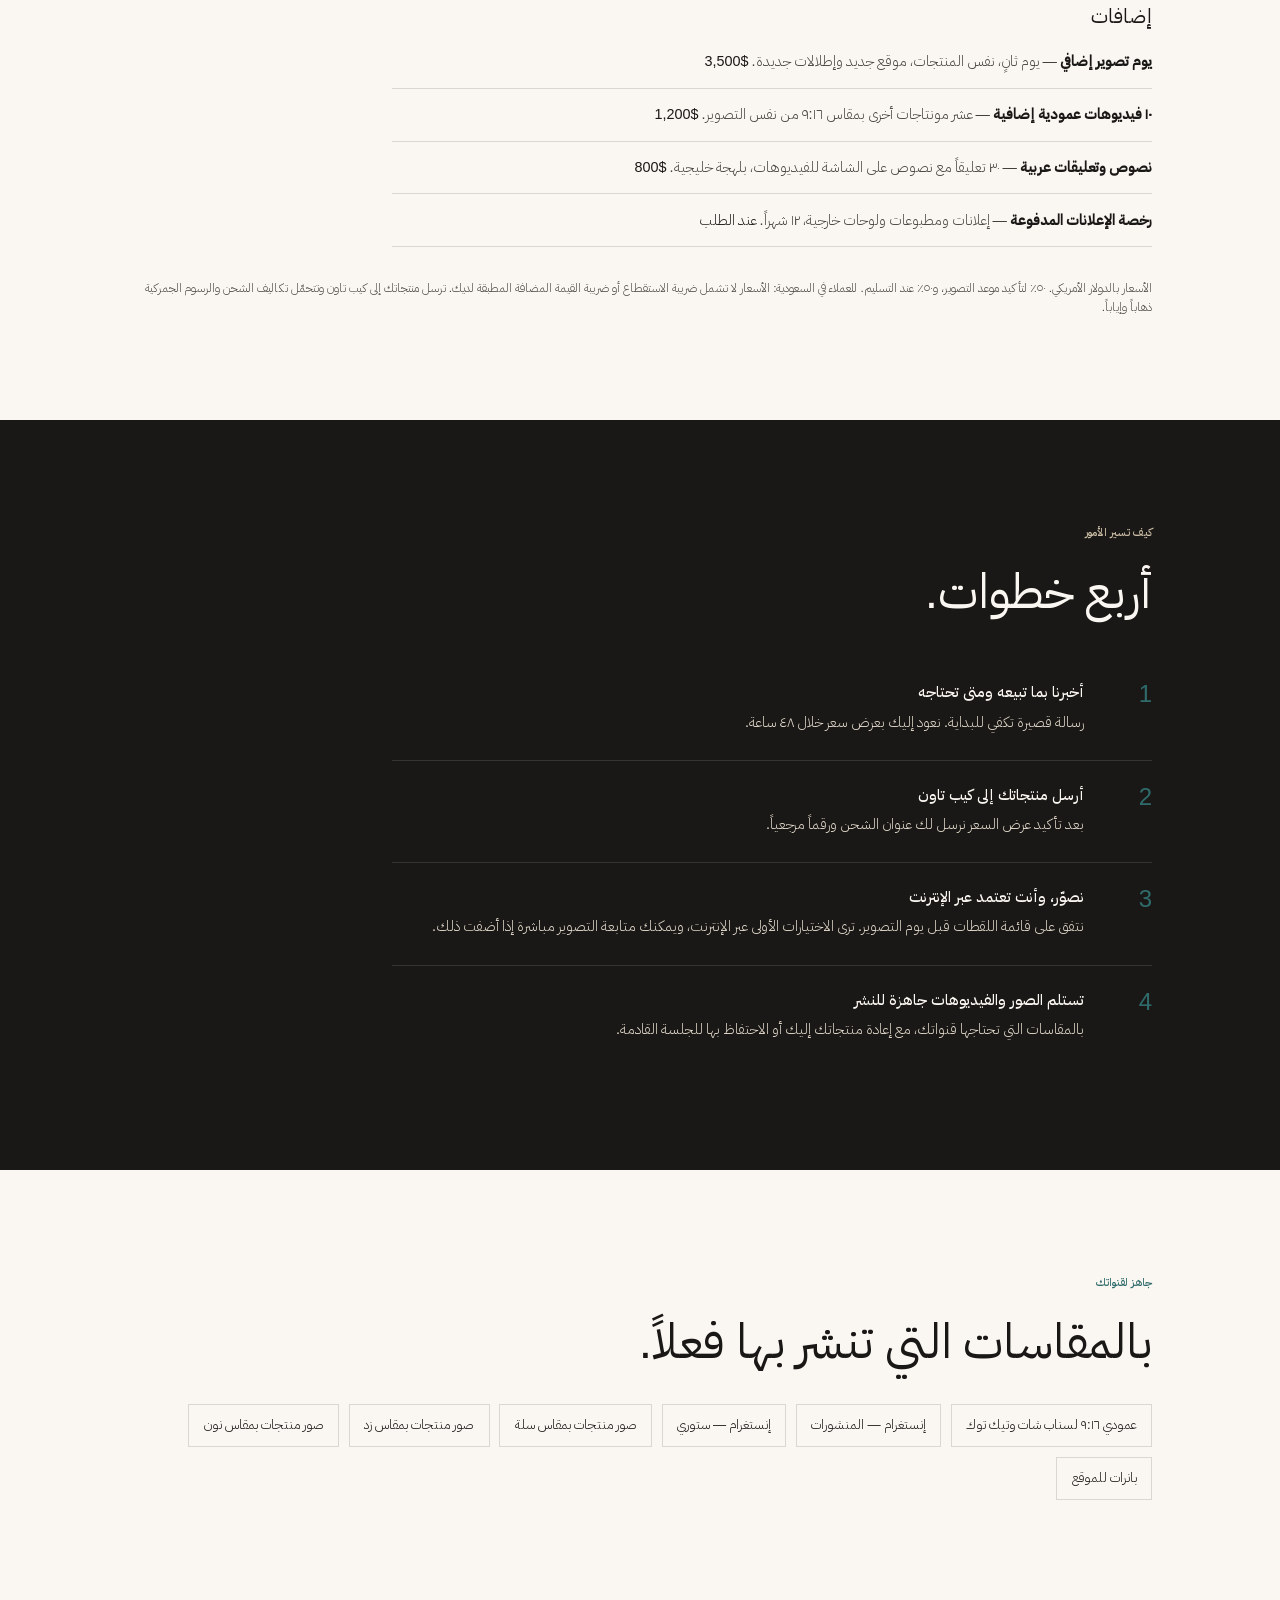
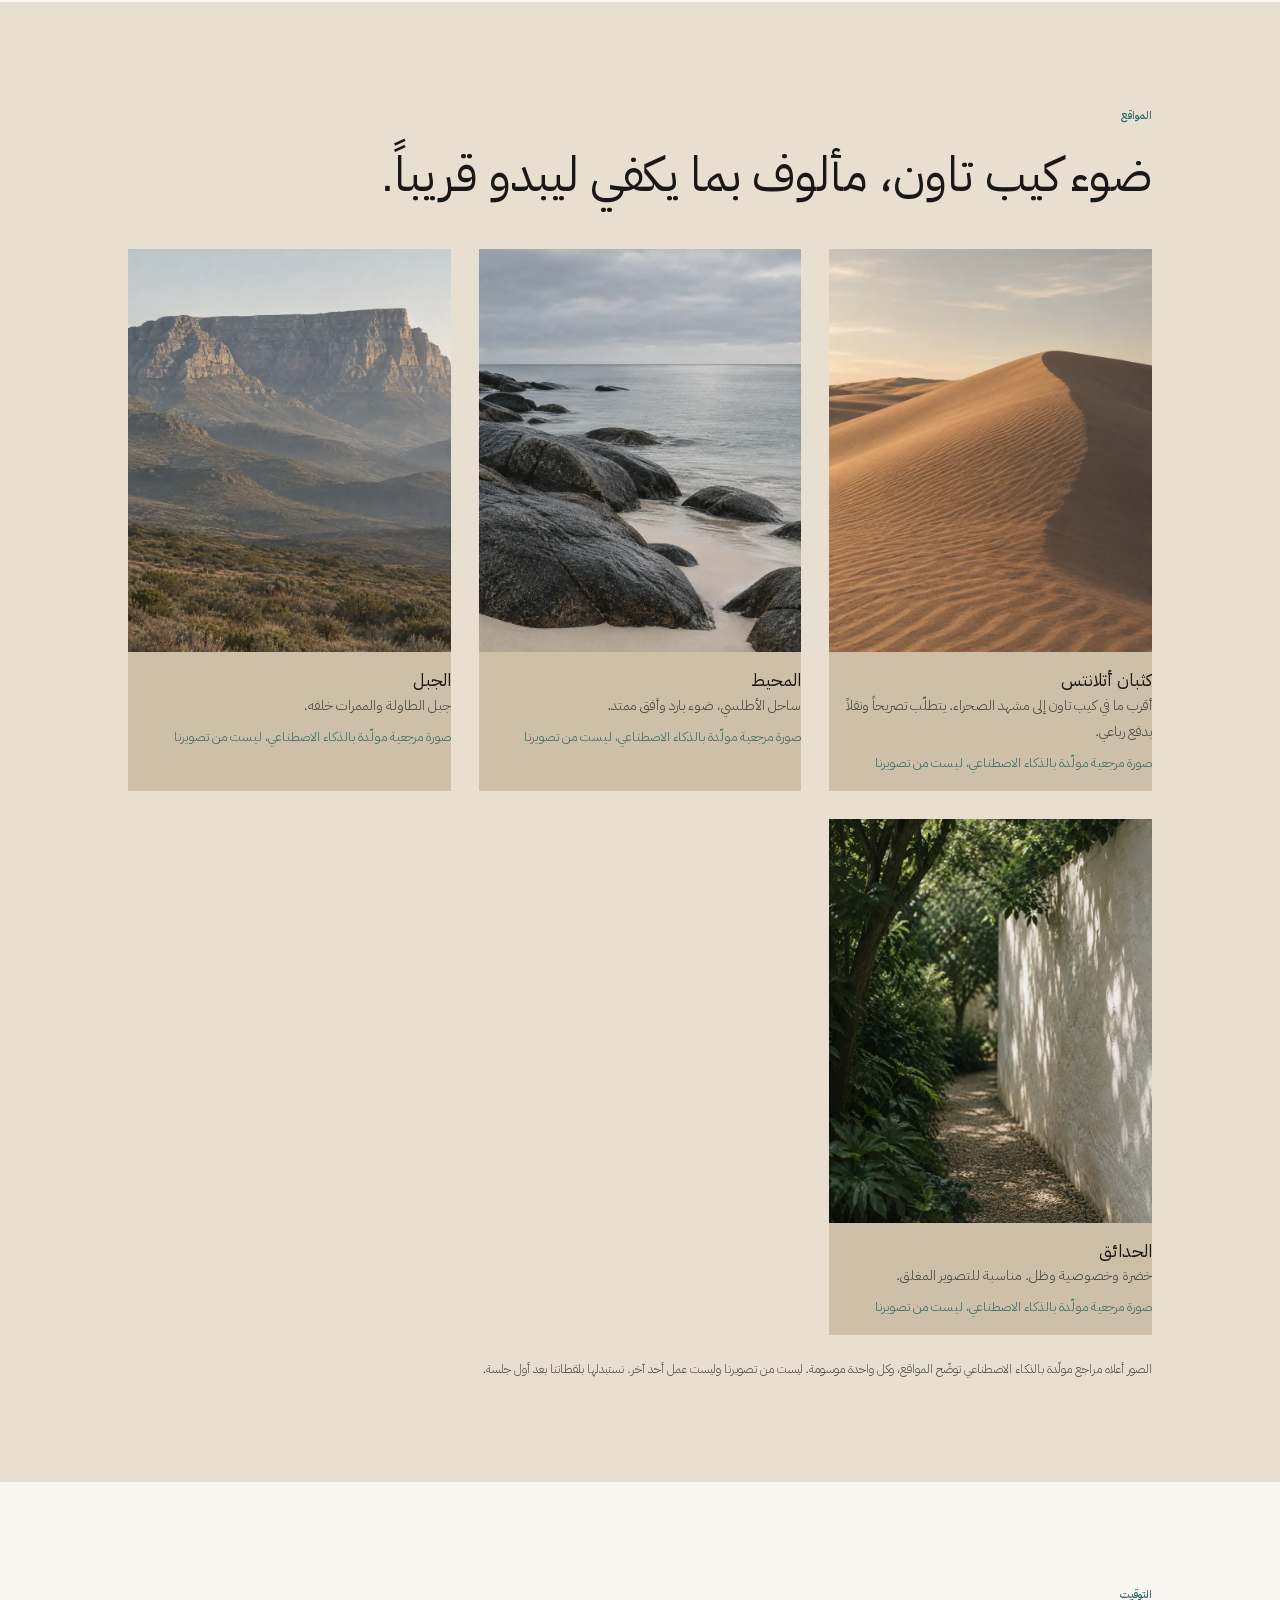
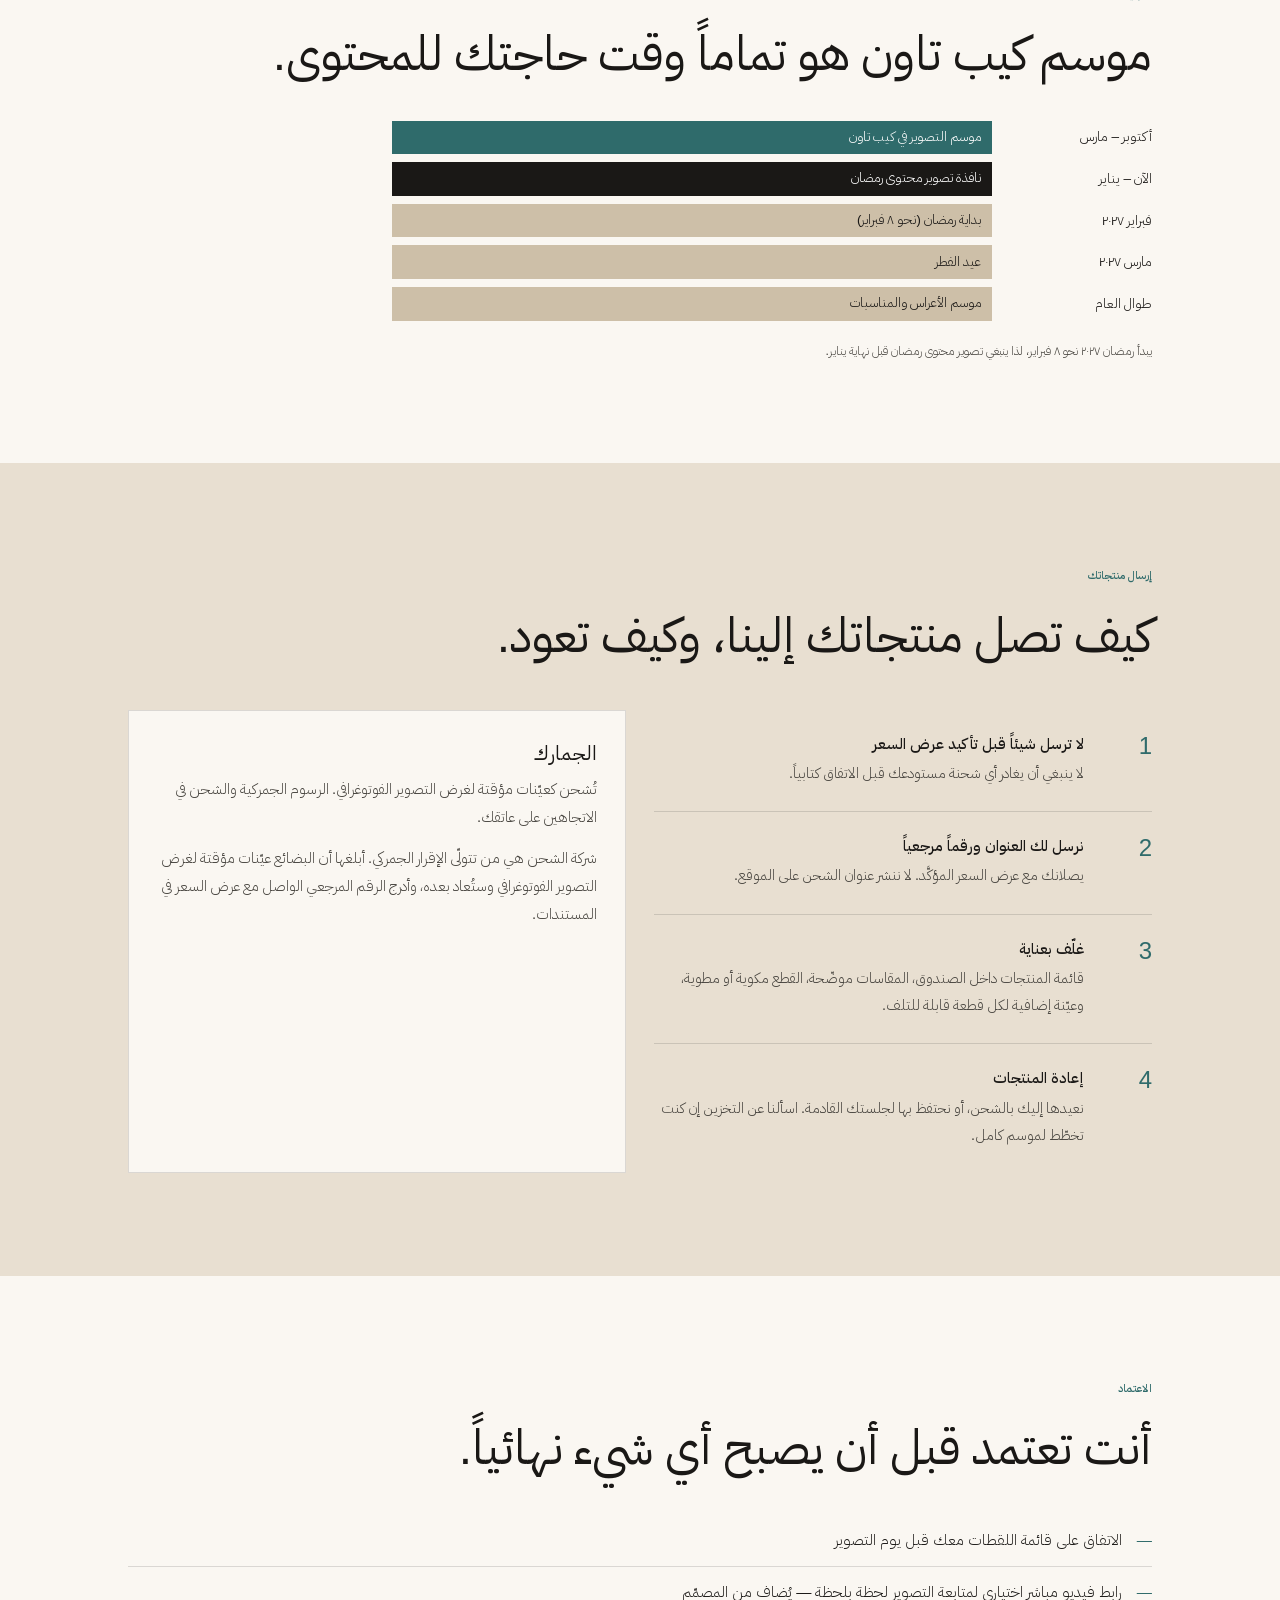
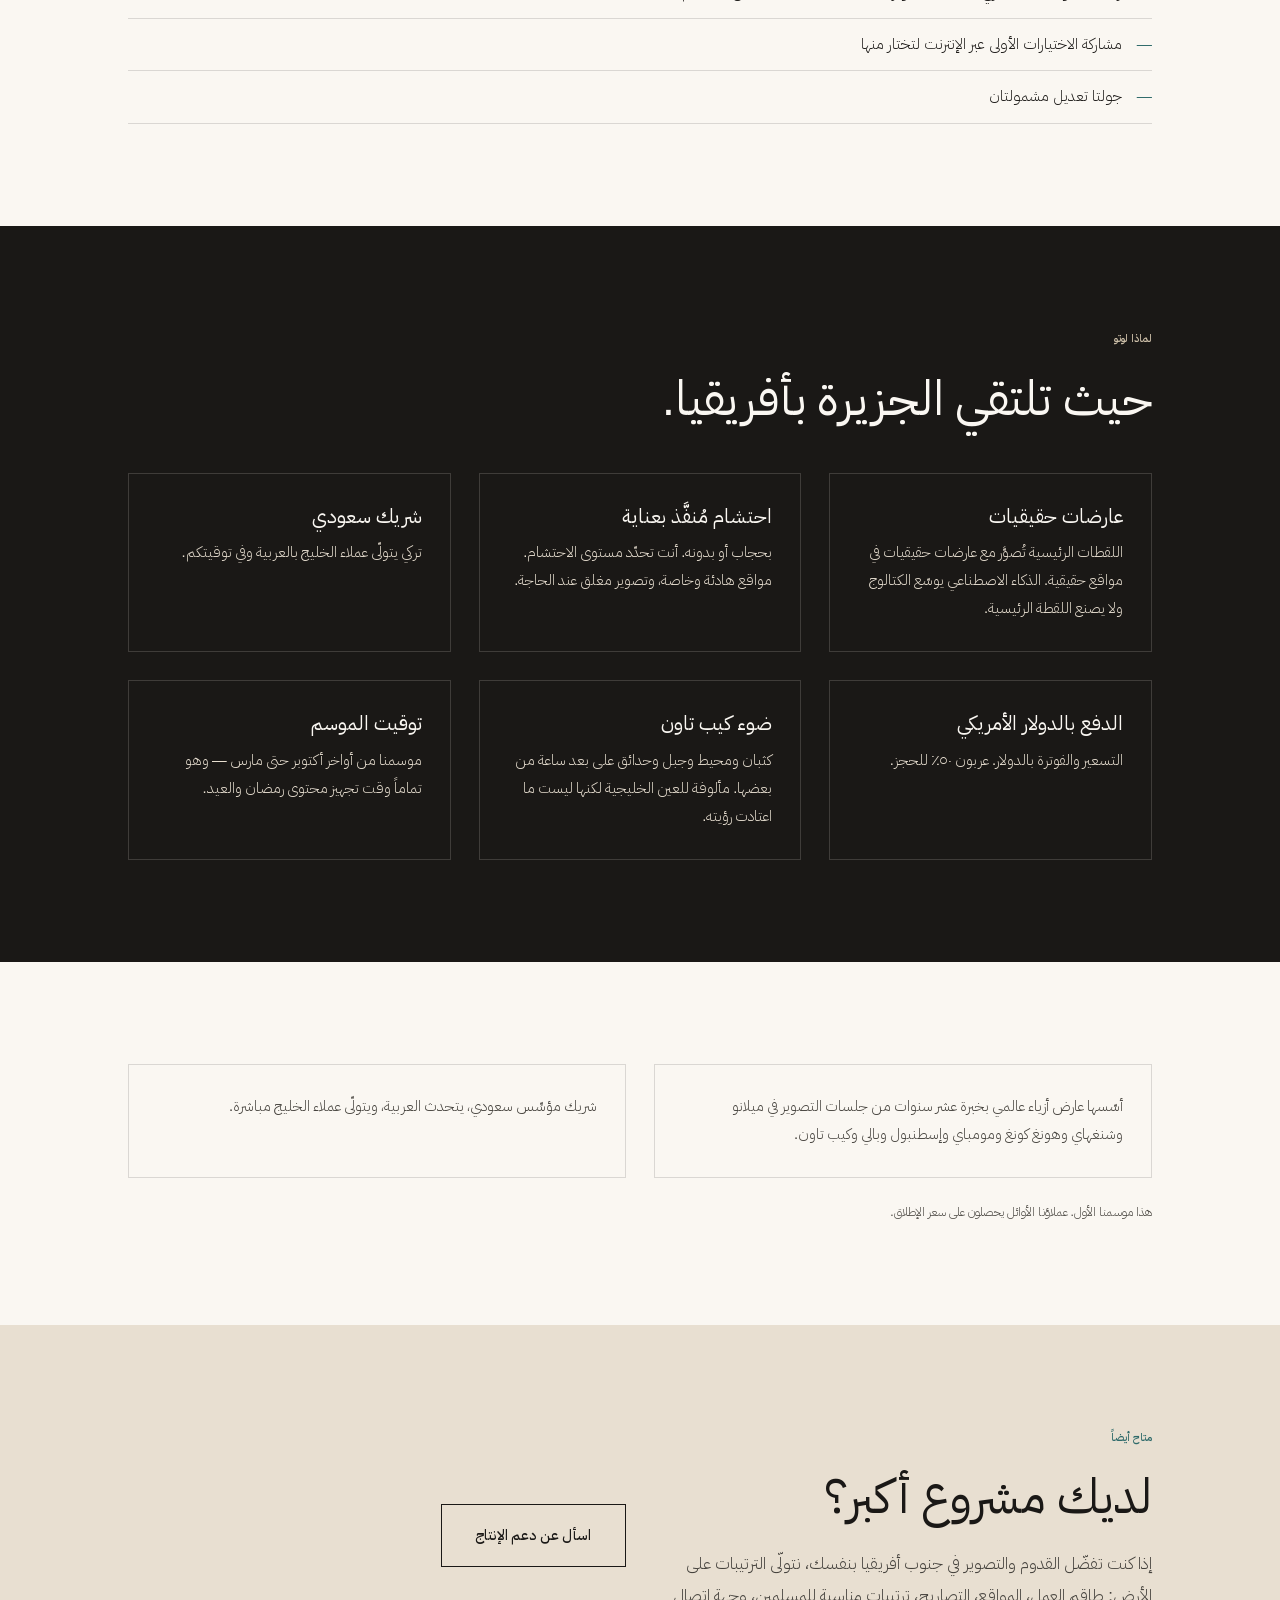
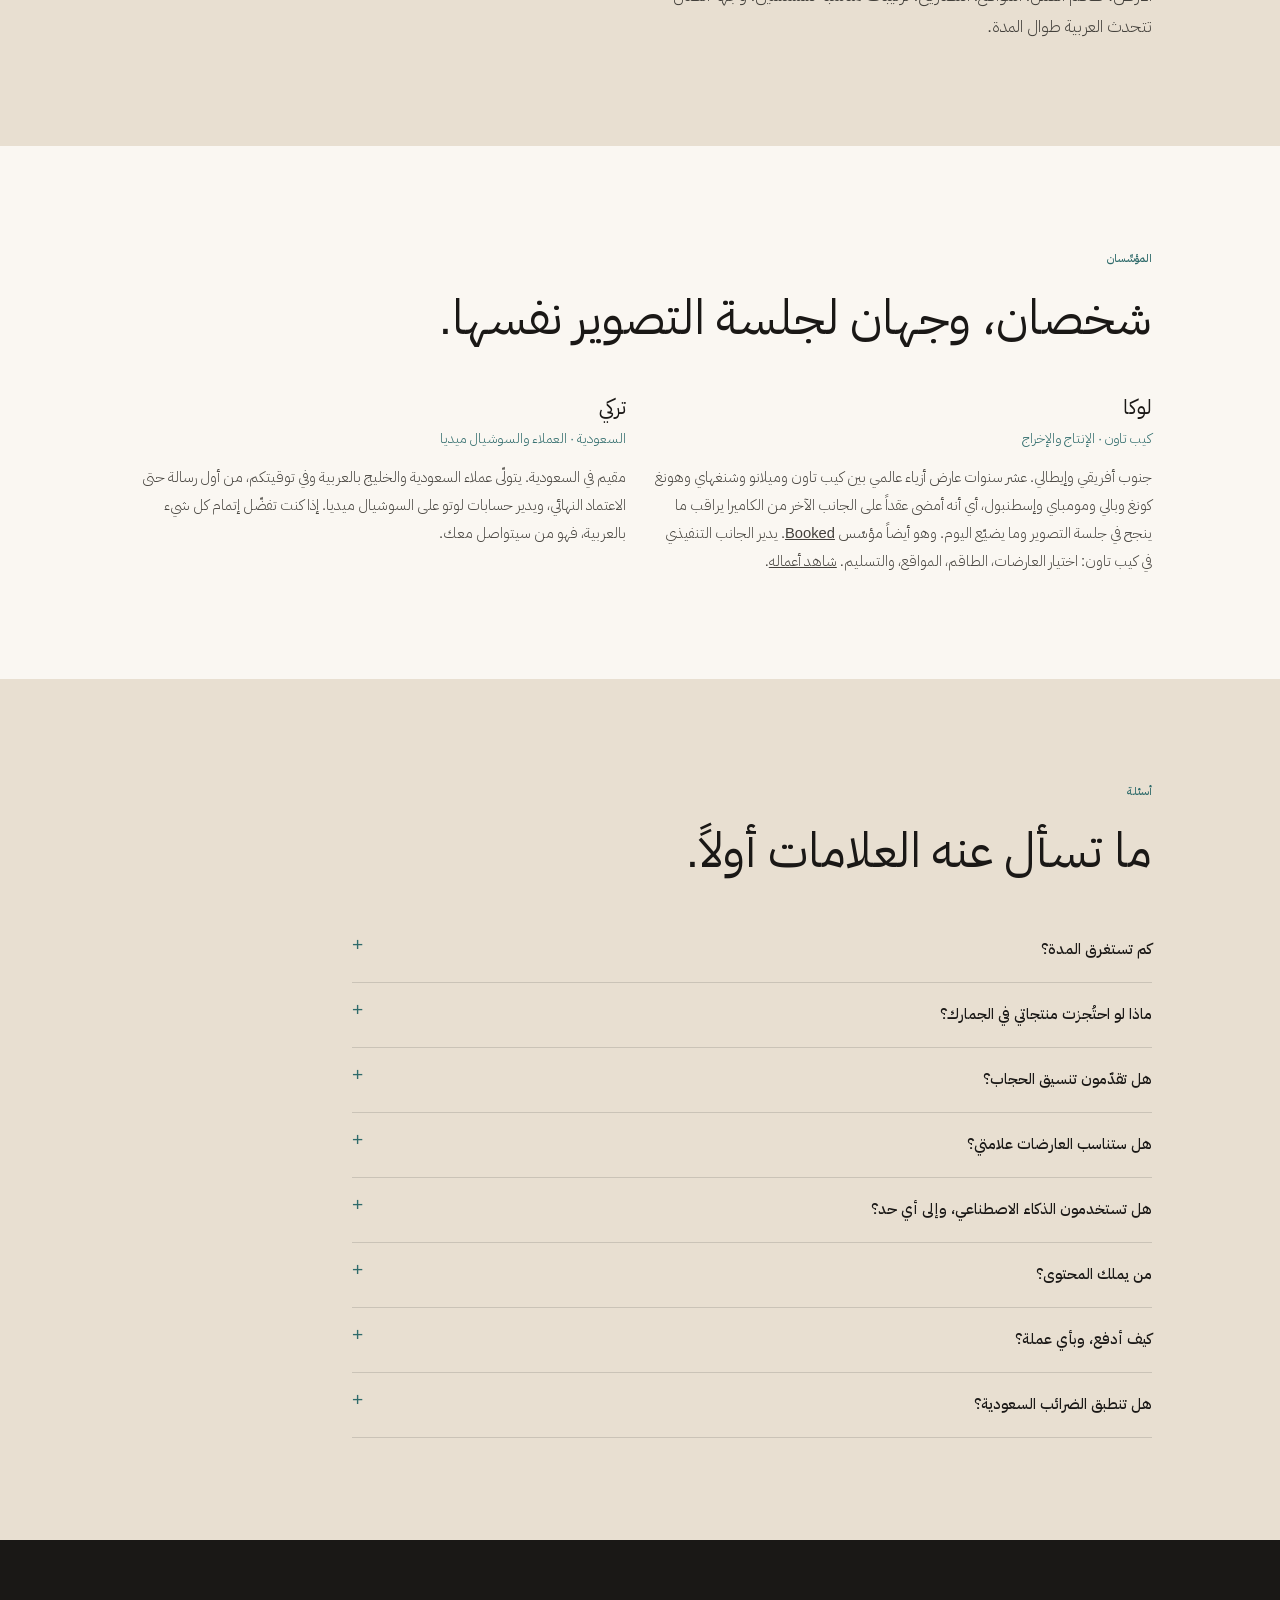
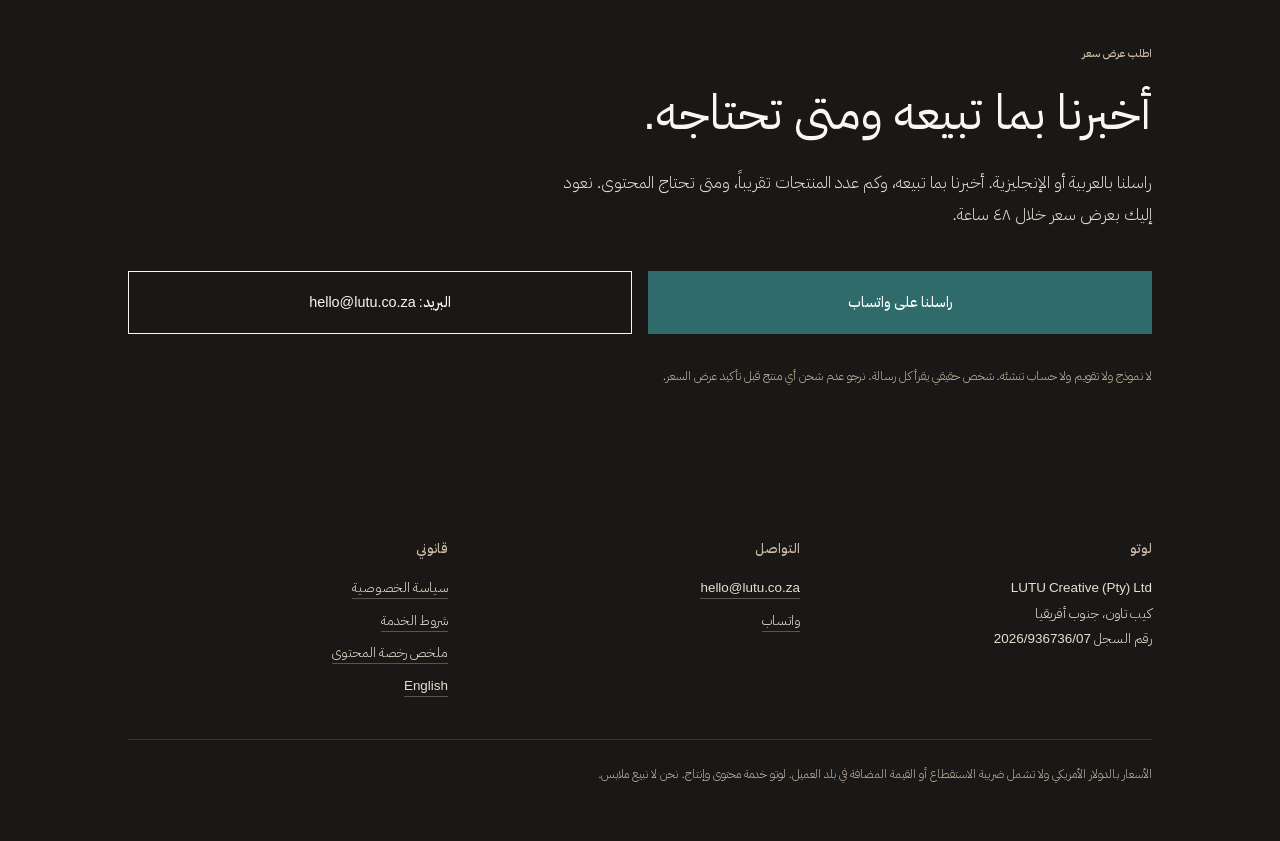
<file: ar/index.html>
<!-- Arabic draft: Turki to review before launch -->
<!DOCTYPE html>
<html lang="ar" dir="rtl">
<head>
<meta charset="UTF-8">
<meta name="viewport" content="width=device-width, initial-scale=1">
<title>لوتو — استوديو محتوى في كيب تاون للعلامات السعودية والخليجية</title>
<meta name="description" content="أرسل منتجاتك إلى كيب تاون. نصوّرها مع عارضات حقيقيات في مواقع كيب تاون ونعيد إليك صوراً جاهزة وفيديوهات عمودية. تنسيق محتشم بعناية. الأسعار بالدولار الأمريكي.">
<link rel="canonical" href="https://lutu.co.za/ar/">
<link rel="alternate" hreflang="en" href="https://lutu.co.za/">
<link rel="alternate" hreflang="ar" href="https://lutu.co.za/ar/">
<link rel="alternate" hreflang="x-default" href="https://lutu.co.za/">
<meta property="og:type" content="website">
<meta property="og:locale" content="ar">
<meta property="og:locale:alternate" content="en">
<meta property="og:url" content="https://lutu.co.za/ar/">
<meta property="og:site_name" content="LUTU">
<meta property="og:title" content="لوتو — استوديو محتوى في كيب تاون للعلامات السعودية والخليجية">
<meta property="og:description" content="أنت ترسل المنتجات. ونحن نعيد إليك المحتوى.">
<meta property="og:image" content="https://lutu.co.za/assets/share-card-ar.webp">
<meta property="og:image:width" content="1200">
<meta property="og:image:height" content="630">
<meta property="og:image:alt" content="حافة كثيب رملي قرب كيب تاون في ضوء الغروب، والضوء يدخل من اليمين.">
<meta name="twitter:card" content="summary_large_image">
<meta name="twitter:image" content="https://lutu.co.za/assets/share-card-ar.webp">
<meta name="robots" content="index,follow">
<link rel="stylesheet" href="/css/style.css">
</head>
<body>
<a class="skip" href="#main">تخطَّ إلى المحتوى</a>

<div class="season-banner" id="season-banner">
  موسم التصوير في كيب تاون من أواخر أكتوبر حتى مارس.<span id="season-date"></span>
</div>

<header class="site-header">
  <div class="wrap site-header__inner">
    <a class="brand" href="/ar/">LUTU</a>
    <nav class="header-actions" aria-label="الموقع">
      <a class="lang-switch" href="/" hreflang="en" lang="en">English</a>
      <a class="btn btn--primary" href="#enquiry-section">اطلب عرض سعر</a>
    </nav>
  </div>
</header>

<main id="main">

<section class="hero">
  <div class="hero__media" aria-hidden="true">
    <img src="/assets/hero-coast.webp"
         srcset="/assets/hero-coast-900.webp 900w, /assets/hero-coast.webp 1600w"
         sizes="100vw" width="1600" height="900" alt="" fetchpriority="high" decoding="async">
  </div>
  <div class="wrap hero__inner">
    <span class="eyebrow" style="color:#E8DFD1">كيب تاون · حيث تلتقي الجزيرة بأفريقيا</span>
    <h1>فريق التصوير الخاص بك في كيب تاون. أنت ترسل المنتجات، ونحن نعيد إليك المحتوى.</h1>
    <p class="hero__sub">استوديو محتوى للعلامات السعودية والخليجية. عارضات حقيقيات، مواقع في كيب تاون، وتنسيق محتشم يُنفَّذ بعناية. ولا تحتاج إلى السفر إطلاقاً.</p>
    <div class="hero__cta">
      <a class="btn btn--primary" data-where="hero" href="https://wa.me/27824617739?text=%D9%85%D8%B1%D8%AD%D8%A8%D8%A7%D9%8B%20%D9%84%D9%88%D8%AA%D9%88%D8%8C%20%D8%A3%D9%88%D8%AF%20%D8%A7%D9%84%D8%AD%D8%B5%D9%88%D9%84%20%D8%B9%D9%84%D9%89%20%D8%B9%D8%B1%D8%B6%20%D8%B3%D8%B9%D8%B1">راسلنا على واتساب</a>
      <a class="btn btn--ghost" href="#packs" style="color:#FAF7F2;border-color:#FAF7F2">اطلع على الباقات</a>
    </div>
    <p class="fine" style="margin-top:1.5rem;color:#CDBFA8">الخلفية صورة مولّدة بالذكاء الاصطناعي تمثّل ساحل كيب تاون، وليست من تصويرنا. نستبدلها بأعمالنا بعد أول جلسة تصوير. ولن نعرض أبداً عمل غيرنا على أنه لنا.</p>
  </div>
</section>

<section class="section" id="what-we-do">
  <div class="wrap">
    <span class="eyebrow">ماذا نقدّم</span>
    <h2>ثلاث خدمات، بهذا الترتيب.</h2>
    <div class="grid grid--3" style="margin-top:2.5rem">
      <article class="card service--lead">
        <span class="tag">الخدمة الأساسية</span>
        <h3>تصوير عن بُعد</h3>
        <p>ترسل منتجاتك إلى كيب تاون عبر شركة شحن. نصوّرها مع عارضات حقيقيات في مواقع بكيب تاون، ثم نسلّمك صوراً نهائية وفيديوهات عمودية قصيرة، مع صور إضافية بمساعدة الذكاء الاصطناعي عند الحاجة إلى كمية أكبر. هذه هي الخدمة الوحيدة المتاحة للبيع حالياً.</p>
      </article>
      <article class="card">
        <span class="tag">متاح أيضاً</span>
        <h3>دعم الإنتاج والمواقع</h3>
        <p>للعلامات وصنّاع المحتوى الخليجيين الراغبين في التصوير داخل جنوب أفريقيا بأنفسهم: أطقم عمل، مواقع، تصاريح، ترتيبات مناسبة للمسلمين، وجهة اتصال تتحدث العربية.</p>
      </article>
      <article class="card">
        <h3>لاحقاً</h3>
        <p>مجموعة محدودة من ملابس المناسبات المحتشمة بالتعاون مع فنان من كيب تاون. ليست معروضة للبيع ولم تُصنَّع بعد.</p>
      </article>
    </div>
  </div>
</section>

<section class="section section--sand" id="offer">
  <div class="wrap">
    <span class="eyebrow">العرض</span>
    <h2>باقة محتوى رمضان والعيد</h2>
    <div class="offer" style="margin-top:2.5rem">
      <div>
        <ul class="offer__list">
          <li>يوم تصوير رئيسي في كيب تاون، مع عارضات حقيقيات وموقع في كيب تاون</li>
          <li>٣٠ صورة نهائية — لقطات رئيسية وصور كتالوج موسَّعة بالذكاء الاصطناعي</li>
          <li>١٠ فيديوهات عمودية لسناب شات وتيك توك وإنستغرام</li>
          <li>التسليم خلال ثلاثة أسابيع تقريباً</li>
          <li>ترسل منتجاتك إلى كيب تاون وتتحمّل الشحن في الاتجاهين</li>
        </ul>
      </div>
      <aside class="offer__price">
        <span class="amount">سعر الإطلاق</span>
        <p class="note">سعر خاص لعملاء موسمنا الأول. اطلب عرض سعر.</p>
        <p class="note" style="margin-top:1rem">الأسعار بالدولار الأمريكي. عربون ٥٠٪ للحجز.</p>
        <a class="btn btn--primary" href="#packs" style="margin-top:1.25rem;width:100%">اطلع على الباقات</a>
      </aside>
    </div>
  </div>
</section>

<section class="section" id="packs">
  <div class="wrap">
    <span class="eyebrow">الباقات</span>
    <h2>اختر باقة.</h2>

    <div class="grid grid--3" style="margin-top:2.5rem">
      <article class="pack">
        <h3>البداية</h3>
        <p>علامة صغيرة، حتى ١٠ منتجات تقريباً، عارضة واحدة، نصف يوم.</p>
        <span class="pack__price" data-pack-price="starter">السعر عند الطلب</span>
        <a class="btn btn--ghost" href="#enquiry-section">اطلب عرض سعر</a>
      </article>
      <article class="pack pack--featured">
        <span class="pack__flag">الأكثر طلباً</span>
        <h3>رمضان والعيد</h3>
        <p>يوم تصوير واحد، ٣٠ صورة معدّلة، ١٠ فيديوهات عمودية، تصلك خلال ثلاثة أسابيع تقريباً.</p>
        <span class="pack__price" data-pack-price="ramadanEid">السعر عند الطلب</span>
        <p class="pack__note" data-pack-note="ramadanEid"></p>
        <a class="btn btn--primary" href="#enquiry-section">احجز موعدك</a>
      </article>
      <article class="pack">
        <h3>شريك الموسم</h3>
        <p>يومان إلى ثلاثة أيام تصوير عبر الموسم، للعلامات التي تحتاج محتوى كل شهر.</p>
        <span class="pack__price">&nbsp;</span>
        <a class="btn btn--ghost" href="#enquiry-section">تحدّث إلينا</a>
      </article>
    </div>

    <h3 style="margin-top:3.5rem">إضافات</h3>
    <ul class="addons" style="margin-top:1.25rem">
      <li><strong>يوم تصوير إضافي</strong> — يوم ثانٍ، نفس المنتجات، موقع جديد وإطلالات جديدة. <span data-addon-price="extraDay">السعر عند الطلب</span></li>
      <li><strong>١٠ فيديوهات عمودية إضافية</strong> — عشر مونتاجات أخرى بمقاس ٩:١٦ من نفس التصوير. <span data-addon-price="extraVideos10">السعر عند الطلب</span></li>
      <li><strong>نصوص وتعليقات عربية</strong> — ٣٠ تعليقاً مع نصوص على الشاشة للفيديوهات، بلهجة خليجية. <span data-addon-price="arabic">السعر عند الطلب</span></li>
      <li><strong>رخصة الإعلانات المدفوعة</strong> — إعلانات ومطبوعات ولوحات خارجية، ١٢ شهراً. <span>عند الطلب</span></li>
    </ul>

    <p class="summary__fine" style="margin-top:2rem">الأسعار بالدولار الأمريكي. ٥٠٪ لتأكيد موعد التصوير، و٥٠٪ عند التسليم. للعملاء في السعودية: الأسعار لا تشمل ضريبة الاستقطاع أو ضريبة القيمة المضافة المطبقة لديك. ترسل منتجاتك إلى كيب تاون وتتحمّل تكاليف الشحن والرسوم الجمركية ذهاباً وإياباً.</p>
  </div>
</section>

<section class="section section--ink" id="how">
  <div class="wrap">
    <span class="eyebrow">كيف تسير الأمور</span>
    <h2>أربع خطوات.</h2>
    <div class="steps" style="margin-top:2rem;max-width:760px">
      <div class="step"><div><h3>أخبرنا بما تبيعه ومتى تحتاجه</h3><p>رسالة قصيرة تكفي للبداية. نعود إليك بعرض سعر خلال ٤٨ ساعة.</p></div></div>
      <div class="step"><div><h3>أرسل منتجاتك إلى كيب تاون</h3><p>بعد تأكيد عرض السعر نرسل لك عنوان الشحن ورقماً مرجعياً.</p></div></div>
      <div class="step"><div><h3>نصوّر، وأنت تعتمد عبر الإنترنت</h3><p>نتفق على قائمة اللقطات قبل يوم التصوير. ترى الاختيارات الأولى عبر الإنترنت، ويمكنك متابعة التصوير مباشرة إذا أضفت ذلك.</p></div></div>
      <div class="step"><div><h3>تستلم الصور والفيديوهات جاهزة للنشر</h3><p>بالمقاسات التي تحتاجها قنواتك، مع إعادة منتجاتك إليك أو الاحتفاظ بها للجلسة القادمة.</p></div></div>
    </div>
  </div>
</section>

<section class="section" id="formats">
  <div class="wrap">
    <span class="eyebrow">جاهز لقنواتك</span>
    <h2>بالمقاسات التي تنشر بها فعلاً.</h2>
    <div class="chips" style="margin-top:1.75rem">
      <span class="chip">عمودي ٩:١٦ لسناب شات وتيك توك</span>
      <span class="chip">إنستغرام — المنشورات</span>
      <span class="chip">إنستغرام — ستوري</span>
      <span class="chip">صور منتجات بمقاس سلة</span>
      <span class="chip">صور منتجات بمقاس زد</span>
      <span class="chip">صور منتجات بمقاس نون</span>
      <span class="chip">بانرات للموقع</span>
    </div>
  </div>
</section>

<section class="section section--sand" id="locations">
  <div class="wrap">
    <span class="eyebrow">المواقع</span>
    <h2>ضوء كيب تاون، مألوف بما يكفي ليبدو قريباً.</h2>
    <div class="grid grid--3" style="margin-top:2.5rem">
      <article class="loc"><img class="loc__img" src="/assets/loc-dunes.webp" width="800" height="1200" loading="lazy" decoding="async" alt="حافة كثيب رملي في ضوء منخفض، مع تعرّجات الرمل."><div class="loc__body"><h3>كثبان أتلانتس</h3><p>أقرب ما في كيب تاون إلى مشهد الصحراء. يتطلّب تصريحاً ونقلاً بدفع رباعي.</p><span class="ph-label">صورة مرجعية مولّدة بالذكاء الاصطناعي، ليست من تصويرنا</span></div></article>
      <article class="loc"><img class="loc__img" src="/assets/loc-ocean.webp" width="800" height="1200" loading="lazy" decoding="async" alt="صخور غرانيتية داكنة على شاطئ أطلسي خالٍ تحت ضوء رمادي مستوٍ."><div class="loc__body"><h3>المحيط</h3><p>ساحل الأطلسي، ضوء بارد وأفق ممتد.</p><span class="ph-label">صورة مرجعية مولّدة بالذكاء الاصطناعي، ليست من تصويرنا</span></div></article>
      <article class="loc"><img class="loc__img" src="/assets/loc-mountain.webp" width="800" height="1200" loading="lazy" decoding="async" alt="قمة جبل الطاولة المسطّحة فوق منحدرات خالية في ضباب العصر."><div class="loc__body"><h3>الجبل</h3><p>جبل الطاولة والممرات خلفه.</p><span class="ph-label">صورة مرجعية مولّدة بالذكاء الاصطناعي، ليست من تصويرنا</span></div></article>
      <article class="loc"><img class="loc__img" src="/assets/loc-garden.webp" width="800" height="1200" loading="lazy" decoding="async" alt="ممشى حديقة مظلّل بجوار جدار أبيض، بضوء مبقّع عبر الأوراق."><div class="loc__body"><h3>الحدائق</h3><p>خضرة وخصوصية وظل. مناسبة للتصوير المغلق.</p><span class="ph-label">صورة مرجعية مولّدة بالذكاء الاصطناعي، ليست من تصويرنا</span></div></article>
    </div>
    <p class="fine" style="margin-top:1.5rem">الصور أعلاه مراجع مولّدة بالذكاء الاصطناعي توضّح المواقع، وكل واحدة موسومة. ليست من تصويرنا وليست عمل أحد آخر. نستبدلها بلقطاتنا بعد أول جلسة.</p>
  </div>
</section>

<section class="section" id="season">
  <div class="wrap">
    <span class="eyebrow">التوقيت</span>
    <h2>موسم كيب تاون هو تماماً وقت حاجتك للمحتوى.</h2>
    <div class="timeline" style="margin-top:2rem;max-width:760px">
      <div class="tl-row"><span>أكتوبر – مارس</span><div class="tl-bar">موسم التصوير في كيب تاون</div></div>
      <div class="tl-row"><span>الآن – يناير</span><div class="tl-bar tl-bar--ink">نافذة تصوير محتوى رمضان</div></div>
      <div class="tl-row"><span>فبراير ٢٠٢٧</span><div class="tl-bar tl-bar--alt">بداية رمضان (نحو ٨ فبراير)</div></div>
      <div class="tl-row"><span>مارس ٢٠٢٧</span><div class="tl-bar tl-bar--alt">عيد الفطر</div></div>
      <div class="tl-row"><span>طوال العام</span><div class="tl-bar tl-bar--alt">موسم الأعراس والمناسبات</div></div>
    </div>
    <p class="fine" style="margin-top:1.25rem">يبدأ رمضان ٢٠٢٧ نحو ٨ فبراير، لذا ينبغي تصوير محتوى رمضان قبل نهاية يناير.</p>
  </div>
</section>

<section class="section section--sand" id="shipping">
  <div class="wrap">
    <span class="eyebrow">إرسال منتجاتك</span>
    <h2>كيف تصل منتجاتك إلينا، وكيف تعود.</h2>
    <div class="grid grid--2" style="margin-top:2.5rem">
      <div><div class="steps">
        <div class="step"><div><h3>لا ترسل شيئاً قبل تأكيد عرض السعر</h3><p>لا ينبغي أن يغادر أي شحنة مستودعك قبل الاتفاق كتابياً.</p></div></div>
        <div class="step"><div><h3>نرسل لك العنوان ورقماً مرجعياً</h3><p>يصلانك مع عرض السعر المؤكَّد. لا ننشر عنوان الشحن على الموقع.</p></div></div>
        <div class="step"><div><h3>غلّف بعناية</h3><p>قائمة المنتجات داخل الصندوق، المقاسات موضّحة، القطع مكوية أو مطوية، وعيّنة إضافية لكل قطعة قابلة للتلف.</p></div></div>
        <div class="step"><div><h3>إعادة المنتجات</h3><p>نعيدها إليك بالشحن، أو نحتفظ بها لجلستك القادمة. اسألنا عن التخزين إن كنت تخطّط لموسم كامل.</p></div></div>
      </div></div>
      <aside class="card">
        <h3>الجمارك</h3>
        <p>تُشحن كعيّنات مؤقتة لغرض التصوير الفوتوغرافي. الرسوم الجمركية والشحن في الاتجاهين على عاتقك.</p>
        <p style="margin-top:.8rem">شركة الشحن هي من تتولّى الإقرار الجمركي. أبلغها أن البضائع عيّنات مؤقتة لغرض التصوير الفوتوغرافي وستُعاد بعده، وأدرج الرقم المرجعي الواصل مع عرض السعر في المستندات.</p>
      </aside>
    </div>
  </div>
</section>

<section class="section" id="approvals">
  <div class="wrap">
    <span class="eyebrow">الاعتماد</span>
    <h2>أنت تعتمد قبل أن يصبح أي شيء نهائياً.</h2>
    <div class="grid grid--2" style="margin-top:2rem">
      <ul class="offer__list">
        <li>الاتفاق على قائمة اللقطات معك قبل يوم التصوير</li>
        <li>رابط فيديو مباشر اختياري لمتابعة التصوير لحظة بلحظة — يُضاف من المصمّم</li>
        <li>مشاركة الاختيارات الأولى عبر الإنترنت لتختار منها</li>
        <li>جولتا تعديل مشمولتان</li>
      </ul>
    </div>
  </div>
</section>

<section class="section section--ink" id="why">
  <div class="wrap">
    <span class="eyebrow">لماذا لوتو</span>
    <h2>حيث تلتقي الجزيرة بأفريقيا.</h2>
    <div class="grid grid--3" style="margin-top:2.5rem">
      <div class="card" style="background:transparent;border-color:rgba(250,247,242,.16)"><h3>عارضات حقيقيات</h3><p style="color:#E8DFD1">اللقطات الرئيسية تُصوَّر مع عارضات حقيقيات في مواقع حقيقية. الذكاء الاصطناعي يوسّع الكتالوج ولا يصنع اللقطة الرئيسية.</p></div>
      <div class="card" style="background:transparent;border-color:rgba(250,247,242,.16)"><h3>احتشام مُنفَّذ بعناية</h3><p style="color:#E8DFD1">بحجاب أو بدونه. أنت تحدّد مستوى الاحتشام. مواقع هادئة وخاصة، وتصوير مغلق عند الحاجة.</p></div>
      <div class="card" style="background:transparent;border-color:rgba(250,247,242,.16)"><h3>شريك سعودي</h3><p style="color:#E8DFD1">تركي يتولّى عملاء الخليج بالعربية وفي توقيتكم.</p></div>
      <div class="card" style="background:transparent;border-color:rgba(250,247,242,.16)"><h3>الدفع بالدولار الأمريكي</h3><p style="color:#E8DFD1">التسعير والفوترة بالدولار. عربون ٥٠٪ للحجز.</p></div>
      <div class="card" style="background:transparent;border-color:rgba(250,247,242,.16)"><h3>ضوء كيب تاون</h3><p style="color:#E8DFD1">كثبان ومحيط وجبل وحدائق على بعد ساعة من بعضها. مألوفة للعين الخليجية لكنها ليست ما اعتادت رؤيته.</p></div>
      <div class="card" style="background:transparent;border-color:rgba(250,247,242,.16)"><h3>توقيت الموسم</h3><p style="color:#E8DFD1">موسمنا من أواخر أكتوبر حتى مارس — وهو تماماً وقت تجهيز محتوى رمضان والعيد.</p></div>
    </div>
  </div>
</section>

<section class="section" id="proof">
  <div class="wrap">
    <div class="grid grid--2">
      <div class="card"><p>أسّسها عارض أزياء عالمي بخبرة عشر سنوات من جلسات التصوير في ميلانو وشنغهاي وهونغ كونغ ومومباي وإسطنبول وبالي وكيب تاون.</p></div>
      <div class="card"><p>شريك مؤسِّس سعودي، يتحدث العربية، ويتولّى عملاء الخليج مباشرة.</p></div>
    </div>
    <p class="fine" style="margin-top:1.5rem">هذا موسمنا الأول. عملاؤنا الأوائل يحصلون على سعر الإطلاق.</p>
  </div>
</section>

<section class="section section--sand" id="production">
  <div class="wrap">
    <div class="grid grid--2" style="align-items:center">
      <div>
        <span class="eyebrow">متاح أيضاً</span>
        <h2>لديك مشروع أكبر؟</h2>
        <p class="lede" style="margin-top:1rem">إذا كنت تفضّل القدوم والتصوير في جنوب أفريقيا بنفسك، نتولّى الترتيبات على الأرض: طاقم العمل، المواقع، التصاريح، ترتيبات مناسبة للمسلمين، وجهة اتصال تتحدث العربية طوال المدة.</p>
      </div>
      <div><a class="btn btn--ghost" href="#enquiry-section" data-preselect="production">اسأل عن دعم الإنتاج</a></div>
    </div>
  </div>
</section>

<section class="section" id="founders">
  <div class="wrap">
    <span class="eyebrow">المؤسِّسان</span>
    <h2>شخصان، وجهان لجلسة التصوير نفسها.</h2>
    <div class="grid grid--2" style="margin-top:2.5rem">
      <article class="founder">
        <h3>لوكا</h3><span class="role">كيب تاون · الإنتاج والإخراج</span>
        <p>جنوب أفريقي وإيطالي. عشر سنوات عارض أزياء عالمي بين كيب تاون وميلانو وشنغهاي وهونغ كونغ وبالي ومومباي وإسطنبول، أي أنه أمضى عقداً على الجانب الآخر من الكاميرا يراقب ما ينجح في جلسة التصوير وما يضيّع اليوم. وهو أيضاً مؤسّس <a href="https://lucabold.com" rel="noopener">Booked</a>. يدير الجانب التنفيذي في كيب تاون: اختيار العارضات، الطاقم، المواقع، والتسليم. <a href="https://lucabold.com" rel="noopener">شاهد أعماله</a>.</p>
      </article>
      <article class="founder">
        <h3>تركي</h3><span class="role">السعودية · العملاء والسوشيال ميديا</span>
        <p>مقيم في السعودية. يتولّى عملاء السعودية والخليج بالعربية وفي توقيتكم، من أول رسالة حتى الاعتماد النهائي، ويدير حسابات لوتو على السوشيال ميديا. إذا كنت تفضّل إتمام كل شيء بالعربية، فهو من سيتواصل معك.</p>
      </article>
    </div>
  </div>
</section>

<section class="section section--sand" id="faq">
  <div class="wrap">
    <span class="eyebrow">أسئلة</span>
    <h2>ما تسأل عنه العلامات أولاً.</h2>
    <div style="margin-top:2rem;max-width:800px">
      <details><summary>كم تستغرق المدة؟</summary><p>نحو ثلاثة أسابيع من يوم التصوير للتسليم القياسي، أو نحو عشرة أيام مع خيار التسليم السريع. نؤكّد لك النافذة الزمنية كتابياً قبل دفع العربون، ونخبرك فوراً إذا طرأ ما قد يؤخّرها.</p></details>
      <details><summary>ماذا لو احتُجزت منتجاتي في الجمارك؟</summary><p>يحدث ذلك، وهو السبب الرئيسي لطلبنا عدم الشحن قبل تأكيد عرض السعر. تُشحن كعيّنات مؤقتة لغرض التصوير. الرسوم والشحن في الاتجاهين على عاتقك. وإذا تأخّرت الشحنة نؤجّل يوم التصوير بدلاً من التصوير بدون المنتجات.</p></details>
      <details><summary>هل تقدّمون تنسيق الحجاب؟</summary><p>نعم. أنت تحدّد مستوى الاحتشام — بحجاب، بدون حجاب، بدون وجوه، أو الأيدي فقط — ونختار العارضات وننسّق على هذا الأساس. يمكن إضافة متخصّص في التنسيق المحتشم من المصمّم، ويمكننا التصوير في موقع خاص ومغلق.</p></details>
      <details><summary>هل ستناسب العارضات علامتي؟</summary><p>أنت تعتمد الاختيار قبل يوم التصوير. أخبرنا بالمظهر الذي تريده ونرسل لك خيارات. لا نصوّر مع أي عارضة لم توافق عليها.</p></details>
      <details><summary>هل تستخدمون الذكاء الاصطناعي، وإلى أي حد؟</summary><p>اللقطات الرئيسية صور فوتوغرافية لعارضات حقيقيات في مواقع حقيقية. نستخدم الذكاء الاصطناعي لتوسيعها إلى نسخ كتالوج عند الحاجة إلى كمية — زوايا أكثر، ألوان أكثر، قصّات أكثر — ويراجع شخص كل صورة منها قبل وصولها إليك. وسنوضّح لك أي الصور في التسليم من كل نوع. لا نصنع عارضة لم تكن موجودة ونقدّمها على أنها صورة فوتوغرافية.</p></details>
      <details><summary>من يملك المحتوى؟</summary><p>أنت تملك حق استخدام الملفات المسلَّمة ضمن الاستخدام والمدة اللذين اخترتهما. تحتفظ لوتو بالملفات الأصلية وبحق عرض العمل في أعمالها ما لم تطلب خلاف ذلك. وللعارضات حدود استخدام خاصة بهن. يوضّح <a href="/ar/licence/">ملخص رخصة المحتوى</a> ما يتيحه كل خيار.</p></details>
      <details><summary>كيف أدفع، وبأي عملة؟</summary><p>بالدولار الأمريكي. عربون ٥٠٪ لحجز موعدك، والباقي قبل التسليم. لا يتم استلام أي دفعة عبر هذا الموقع حالياً — نرسل لك فاتورة مباشرة.</p></details>
      <details><summary>هل تنطبق الضرائب السعودية؟</summary><p>أسعارنا لا تشمل ضريبة الاستقطاع أو ضريبة القيمة المضافة المطبّقة لديكم. لوتو شركة جنوب أفريقية تصدر الفواتير من جنوب أفريقيا، ومعاملة ذلك في بلدك تعتمد على وضعك الضريبي، لذا راجع محاسبك.</p></details>
    </div>
  </div>
</section>

<section class="section section--ink" id="enquiry-section">
  <div class="wrap">
    <span class="eyebrow">اطلب عرض سعر</span>
    <h2>أخبرنا بما تبيعه ومتى تحتاجه.</h2>
    <p class="lede" style="margin-top:1.25rem;max-width:620px">راسلنا بالعربية أو الإنجليزية. أخبرنا بما تبيعه، وكم عدد المنتجات تقريباً، ومتى تحتاج المحتوى. نعود إليك بعرض سعر خلال ٤٨ ساعة.</p>

    <div class="contact-actions" style="margin-top:2.5rem">
      <a class="btn btn--primary" data-where="enquiry" href="https://wa.me/27824617739?text=%D9%85%D8%B1%D8%AD%D8%A8%D8%A7%D9%8B%20%D9%84%D9%88%D8%AA%D9%88%D8%8C%20%D8%A3%D9%88%D8%AF%20%D8%A7%D9%84%D8%AD%D8%B5%D9%88%D9%84%20%D8%B9%D9%84%D9%89%20%D8%B9%D8%B1%D8%B6%20%D8%B3%D8%B9%D8%B1">راسلنا على واتساب</a>
      <a class="btn btn--ghost" style="color:#FAF7F2;border-color:#FAF7F2" href="mailto:hello@lutu.co.za?subject=%D8%B7%D9%84%D8%A8%20%D8%B9%D8%B1%D8%B6%20%D8%B3%D8%B9%D8%B1">البريد: hello@lutu.co.za</a>
    </div>

    <p class="fine" style="margin-top:2rem;max-width:620px">لا نموذج ولا تقويم ولا حساب تنشئه. شخص حقيقي يقرأ كل رسالة. نرجو عدم شحن أي منتج قبل تأكيد عرض السعر.</p>
  </div>
</section>

</main>

<footer class="site-footer">
  <div class="wrap">
    <div class="footer-grid">
      <div><h4>لوتو</h4><p>LUTU Creative (Pty) Ltd<br>كيب تاون، جنوب أفريقيا<br>رقم السجل 2026/936736/07</p></div>
      <div><h4>التواصل</h4><ul>
        <li><a href="mailto:hello@lutu.co.za">hello@lutu.co.za</a></li>
        <li><a href="https://wa.me/27824617739" data-where="footer">واتساب</a></li>
      </ul></div>
      <div><h4>قانوني</h4><ul>
        <li><a href="/ar/privacy/">سياسة الخصوصية</a></li>
        <li><a href="/ar/terms/">شروط الخدمة</a></li>
        <li><a href="/ar/licence/">ملخص رخصة المحتوى</a></li>
        <li><a href="/" hreflang="en" lang="en">English</a></li>
      </ul></div>
    </div>
    <p class="footer-legal">
      الأسعار بالدولار الأمريكي ولا تشمل ضريبة الاستقطاع أو القيمة المضافة في بلد العميل.
      لوتو خدمة محتوى وإنتاج. نحن لا نبيع ملابس.
    </p>
  </div>
</footer>

<script type="application/ld+json">
{
  "@context": "https://schema.org",
  "@graph": [
    {
      "@type": "Organization",
      "@id": "https://lutu.co.za/#org",
      "name": "لوتو",
      "alternateName": "LUTU",
      "legalName": "LUTU Creative (Pty) Ltd",
      "identifier": { "@type": "PropertyValue", "name": "CIPC registration number", "value": "2026/936736/07" },
      "url": "https://lutu.co.za/ar/",
      "email": "hello@lutu.co.za",
      "foundingDate": "2026-11",
      "address": { "@type": "PostalAddress", "addressLocality": "كيب تاون", "addressCountry": "ZA" },
      "founder": [
        { "@type": "Person", "name": "لوكا", "url": "https://lucabold.com" },
        { "@type": "Person", "name": "تركي" }
      ]
    },
    {
      "@type": "ProfessionalService",
      "@id": "https://lutu.co.za/#service",
      "name": "لوتو — استوديو محتوى في كيب تاون",
      "description": "جلسات تصوير منتجات عن بُعد في كيب تاون لعلامات الأزياء والعطور والجمال السعودية والخليجية. ترسل العلامات منتجاتها إلى كيب تاون، ونصوّرها مع عارضين حقيقيين في مواقع كيب تاون، ونسلّم صوراً وفيديوهات عمودية جاهزة.",
      "url": "https://lutu.co.za/ar/",
      "inLanguage": "ar",
      "parentOrganization": { "@id": "https://lutu.co.za/#org" },
      "areaServed": [
        { "@type": "Country", "name": "السعودية" },
        { "@type": "Country", "name": "الإمارات العربية المتحدة" },
        { "@type": "Country", "name": "الكويت" },
        { "@type": "Country", "name": "قطر" },
        { "@type": "Country", "name": "البحرين" },
        { "@type": "Country", "name": "عُمان" },
        { "@type": "Country", "name": "جنوب أفريقيا" }
      ],
      "address": { "@type": "PostalAddress", "addressLocality": "كيب تاون", "addressCountry": "ZA" },
      "availableLanguage": ["ar", "en"],
      "makesOffer": {
        "@type": "Offer",
        "name": "باقة محتوى رمضان والعيد",
        "description": "يوم تصوير واحد في كيب تاون مع عارضين حقيقيين، ٣٠ صورة معدّلة، ١٠ فيديوهات عمودية، تصل خلال ثلاثة أسابيع تقريباً. السعر بالدولار الأمريكي مع عربون ٥٠٪ للحجز.",
        "priceCurrency": "USD",
        "price": "6500",
        "availability": "https://schema.org/InStock",
        "areaServed": "Saudi Arabia"
      }
    }
  ]
}
</script>
<script src="/js/quote.js" defer></script>
</body>
</html>
</file>
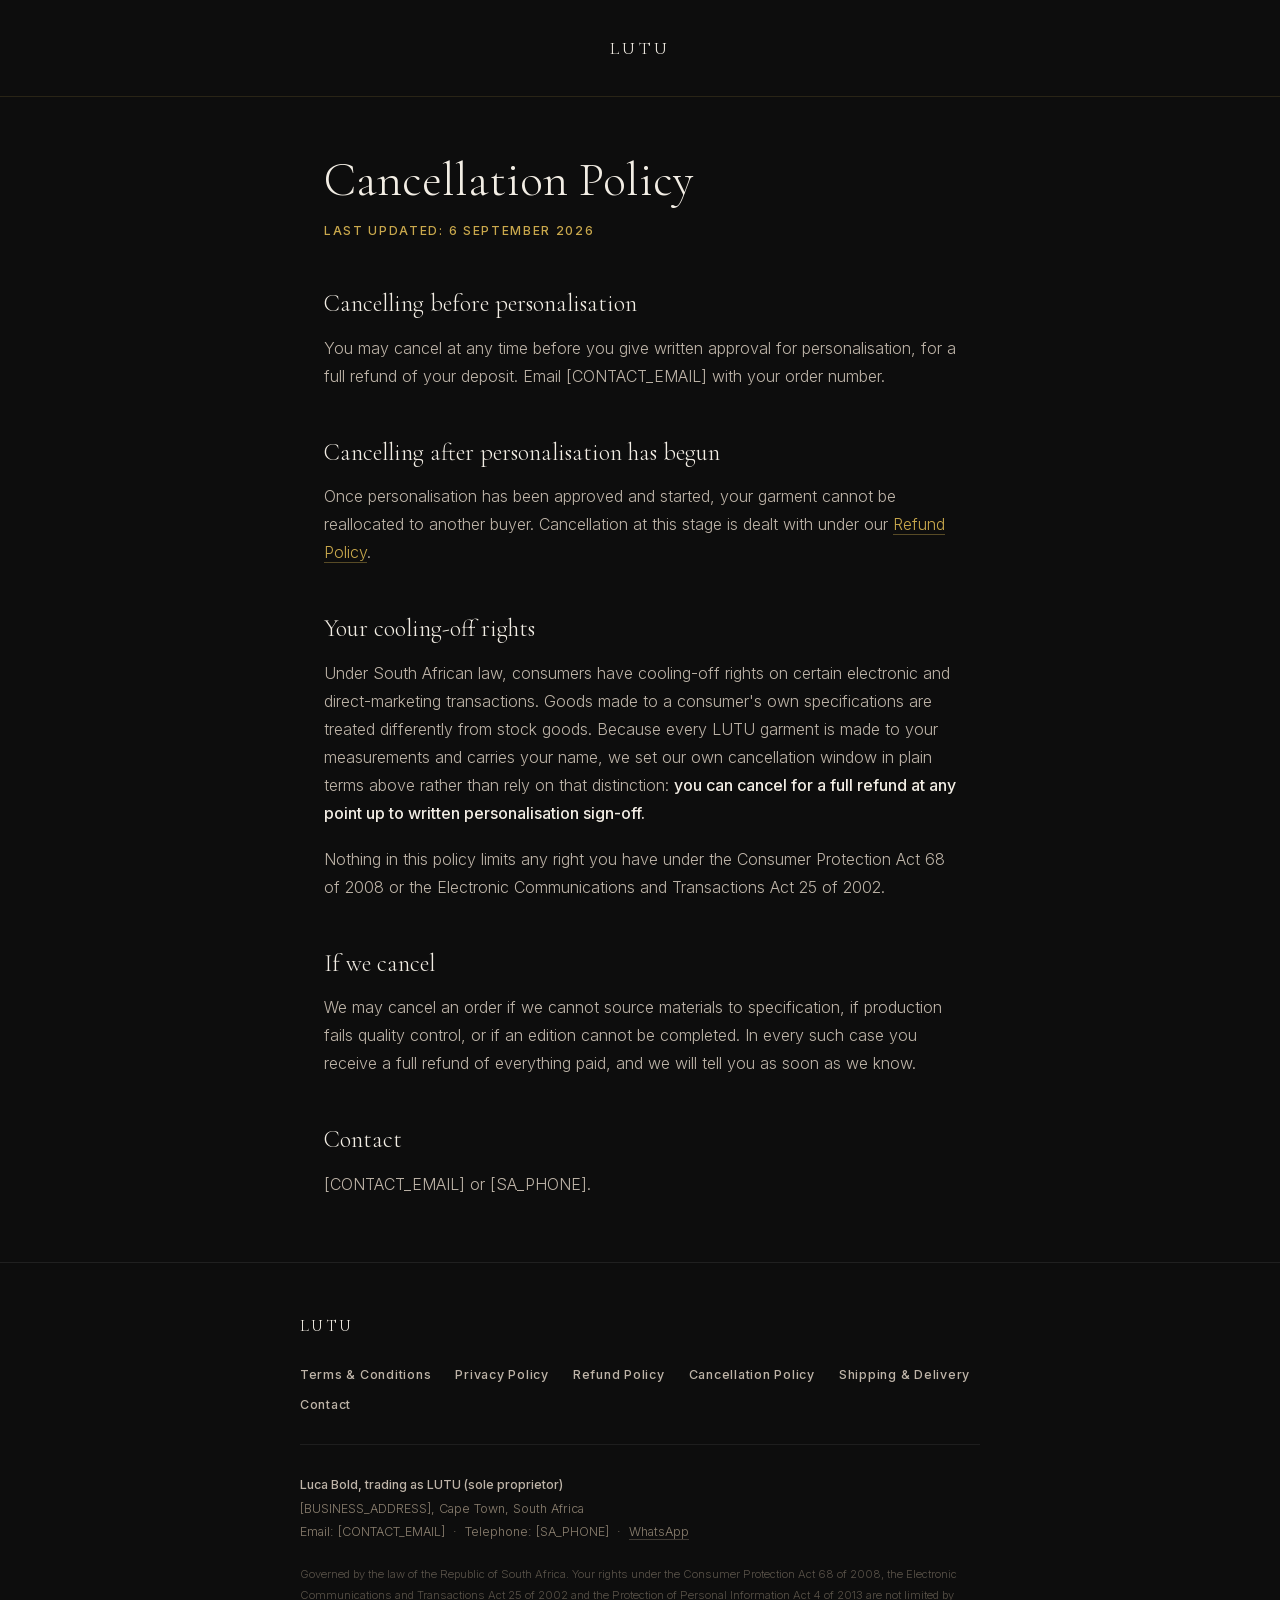
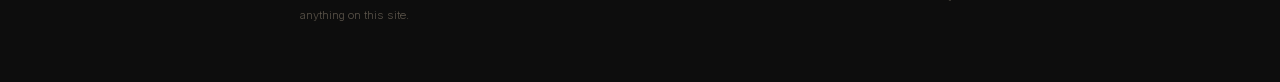
<file: cancellations/index.html>
<!DOCTYPE html>
<html lang="en">
<head>
<meta charset="UTF-8">
<meta name="viewport" content="width=device-width, initial-scale=1.0">
<meta name="robots" content="index,follow">
<meta name="description" content="How to cancel a LUTU order, the cancellation window, and your cooling-off rights.">
<title>Cancellation Policy — LUTU</title>
<style>
  @font-face { font-family:'Cormorant Garamond'; font-style:normal; font-weight:300; font-display:swap;
    src:url(/fonts/CormorantGaramond-300.woff2) format('woff2'); }
  @font-face { font-family:'Cormorant Garamond'; font-style:italic; font-weight:300; font-display:swap;
    src:url(/fonts/CormorantGaramond-300i.woff2) format('woff2'); }
  @font-face { font-family:'Inter'; font-style:normal; font-weight:300; font-display:swap;
    src:url(/fonts/Inter-300.woff2) format('woff2'); }
  @font-face { font-family:'Inter'; font-style:normal; font-weight:500; font-display:swap;
    src:url(/fonts/Inter-500.woff2) format('woff2'); }

  *, *::before, *::after { box-sizing:border-box; margin:0; padding:0; }

  :root {
    --ink:#0D0D0D; --ivory:#F2EDE4; --gold:#C9A84C; --gold-light:#E8D49A;
    --stone:#8C8070; --stone-light:#BEB4A8; --surface:#FAFAF7;
    --serif:'Cormorant Garamond', Georgia, 'Times New Roman', serif;
    --sans:'Inter', -apple-system, BlinkMacSystemFont, 'Segoe UI', Helvetica, Arial, sans-serif;
  }

  body {
    font-family:var(--sans); background:var(--ink); color:var(--stone-light);
    font-size:16px; font-weight:300; line-height:1.75;
    -webkit-font-smoothing:antialiased;
  }

  .masthead {
    padding:2rem 1.5rem 0; text-align:center;
    border-bottom:0.5px solid rgba(201,168,76,0.15);
    padding-bottom:2rem;
  }
  .masthead a {
    font-family:var(--serif); font-size:1.15rem; letter-spacing:0.16em;
    text-transform:uppercase; color:var(--ivory); text-decoration:none;
    border-bottom:none;
  }
  .masthead a:hover { color:var(--gold); }

  main { max-width:68ch; margin:0 auto; padding:3.5rem 1.5rem 4rem; }

  h1 {
    font-family:var(--serif); font-size:clamp(2rem,6vw,3rem); font-weight:300;
    line-height:1.15; color:var(--ivory); text-wrap:balance; margin-bottom:0.75rem;
    font-variant-numeric:lining-nums; font-feature-settings:'lnum' 1;
  }

  .updated {
    font-size:0.75rem; font-weight:500; letter-spacing:0.14em; text-transform:uppercase;
    color:var(--gold); margin-bottom:3rem;
  }

  h2 {
    font-family:var(--serif); font-size:1.5rem; font-weight:300; color:var(--ivory);
    margin:3rem 0 0.9rem; line-height:1.25; text-wrap:balance;
    font-variant-numeric:lining-nums; font-feature-settings:'lnum' 1;
  }
  h2:first-of-type { margin-top:0; }

  p { margin-bottom:1.15rem; }
  p:last-child { margin-bottom:0; }

  strong { color:var(--ivory); font-weight:500; }

  ul { margin:0 0 1.15rem 1.1rem; }
  li { margin-bottom:0.6rem; padding-left:0.3rem; }

  a { color:var(--gold); text-decoration:none; border-bottom:0.5px solid rgba(201,168,76,0.4); }
  a:hover { color:var(--gold-light); border-bottom-color:var(--gold-light); }
  a:focus-visible { outline:2px solid var(--gold); outline-offset:3px; border-radius:2px; }

  .callout {
    border-left:2px solid var(--gold);
    padding:0.2rem 0 0.2rem 1.25rem;
    margin:1.75rem 0;
    color:var(--ivory);
  }

  .contact-block { font-style:normal; line-height:1.9; }

  /* FOOTER — site-wide */
  footer {
    background:var(--ink); border-top:0.5px solid rgba(255,255,255,0.08);
    padding:3rem 1.5rem 3.5rem;
  }
  .footer-inner { max-width:68ch; margin:0 auto; }

  .footer-brand {
    font-family:var(--serif); font-size:1.05rem; letter-spacing:0.14em;
    text-transform:uppercase; color:var(--ivory); margin-bottom:1.5rem;
  }

  .footer-nav {
    display:flex; flex-wrap:wrap; gap:0.5rem 1.5rem;
    margin-bottom:1.75rem; padding-bottom:1.75rem;
    border-bottom:0.5px solid rgba(255,255,255,0.07);
  }
  .footer-nav a {
    font-size:0.78rem; font-weight:500; letter-spacing:0.06em;
    color:var(--stone-light); border-bottom:none;
  }
  .footer-nav a:hover { color:var(--gold); }

  .footer-seller { font-size:0.78rem; color:var(--stone); line-height:1.9; margin-bottom:1.25rem; }
  .footer-seller strong { color:var(--stone-light); font-weight:500; }
  .footer-seller a { color:var(--stone); border-bottom-color:rgba(140,128,112,0.4); }

  .footer-legal { font-size:0.7rem; color:#5a5349; line-height:1.85; }

  @media (max-width:600px) {
    main { padding:2.5rem 1.25rem 3rem; }
    .footer-nav { gap:0.4rem 1.1rem; }
  }
</style>
</head>
<body>

<div class="masthead"><a href="/">LUTU</a></div>

<main>
<h1>Cancellation Policy</h1>
<p class="updated">Last updated: 6 September 2026</p>
<h2>Cancelling before personalisation</h2>
<p>You may cancel at any time before you give written approval for personalisation, for a full refund of your deposit. Email [CONTACT_EMAIL] with your order number.</p>

<h2>Cancelling after personalisation has begun</h2>
<p>Once personalisation has been approved and started, your garment cannot be reallocated to another buyer. Cancellation at this stage is dealt with under our <a href="/refunds/">Refund Policy</a>.</p>

<h2>Your cooling-off rights</h2>
<p>Under South African law, consumers have cooling-off rights on certain electronic and direct-marketing transactions. Goods made to a consumer's own specifications are treated differently from stock goods. Because every LUTU garment is made to your measurements and carries your name, we set our own cancellation window in plain terms above rather than rely on that distinction: <strong>you can cancel for a full refund at any point up to written personalisation sign-off.</strong></p>
<p>Nothing in this policy limits any right you have under the Consumer Protection Act 68 of 2008 or the Electronic Communications and Transactions Act 25 of 2002.</p>

<h2>If we cancel</h2>
<p>We may cancel an order if we cannot source materials to specification, if production fails quality control, or if an edition cannot be completed. In every such case you receive a full refund of everything paid, and we will tell you as soon as we know.</p>

<h2>Contact</h2>
<p>[CONTACT_EMAIL] or [SA_PHONE].</p>

</main>

<footer>
  <div class="footer-inner">
    <p class="footer-brand">LUTU</p>
    <nav class="footer-nav" aria-label="Policies">
      <a href="/terms/">Terms &amp; Conditions</a>
      <a href="/privacy/">Privacy Policy</a>
      <a href="/refunds/">Refund Policy</a>
      <a href="/cancellations/">Cancellation Policy</a>
      <a href="/shipping/">Shipping &amp; Delivery</a>
      <a href="/contact/">Contact</a>
    </nav>
    <p class="footer-seller">
      <strong>Luca Bold, trading as LUTU (sole proprietor)</strong><br>
      [BUSINESS_ADDRESS], Cape Town, South Africa<br>
      Email: [CONTACT_EMAIL] &nbsp;&middot;&nbsp; Telephone: [SA_PHONE] &nbsp;&middot;&nbsp;
      <a href="https://wa.me/27824617739">WhatsApp</a>
    </p>
    <p class="footer-legal">
      Governed by the law of the Republic of South Africa. Your rights under the Consumer
      Protection Act 68 of 2008, the Electronic Communications and Transactions Act 25 of 2002
      and the Protection of Personal Information Act 4 of 2013 are not limited by anything on
      this site.
    </p>
  </div>
</footer>

</body>
</html>
</file>
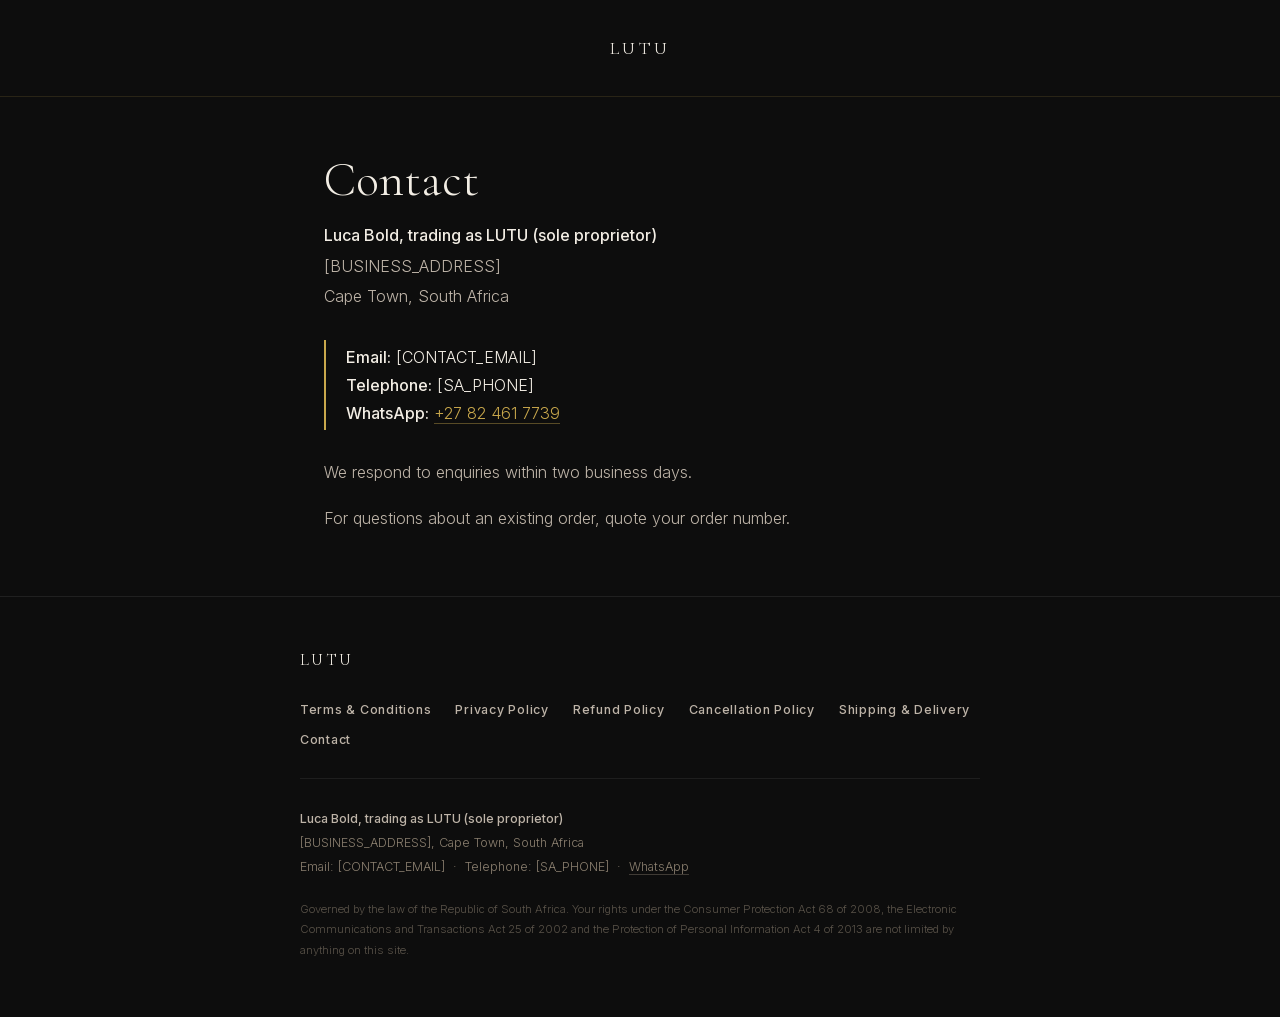
<file: contact/index.html>
<!DOCTYPE html>
<html lang="en">
<head>
<meta charset="UTF-8">
<meta name="viewport" content="width=device-width, initial-scale=1.0">
<meta name="robots" content="index,follow">
<meta name="description" content="Contact details for LUTU: seller of record, address, email, telephone and WhatsApp.">
<title>Contact — LUTU</title>
<style>
  @font-face { font-family:'Cormorant Garamond'; font-style:normal; font-weight:300; font-display:swap;
    src:url(/fonts/CormorantGaramond-300.woff2) format('woff2'); }
  @font-face { font-family:'Cormorant Garamond'; font-style:italic; font-weight:300; font-display:swap;
    src:url(/fonts/CormorantGaramond-300i.woff2) format('woff2'); }
  @font-face { font-family:'Inter'; font-style:normal; font-weight:300; font-display:swap;
    src:url(/fonts/Inter-300.woff2) format('woff2'); }
  @font-face { font-family:'Inter'; font-style:normal; font-weight:500; font-display:swap;
    src:url(/fonts/Inter-500.woff2) format('woff2'); }

  *, *::before, *::after { box-sizing:border-box; margin:0; padding:0; }

  :root {
    --ink:#0D0D0D; --ivory:#F2EDE4; --gold:#C9A84C; --gold-light:#E8D49A;
    --stone:#8C8070; --stone-light:#BEB4A8; --surface:#FAFAF7;
    --serif:'Cormorant Garamond', Georgia, 'Times New Roman', serif;
    --sans:'Inter', -apple-system, BlinkMacSystemFont, 'Segoe UI', Helvetica, Arial, sans-serif;
  }

  body {
    font-family:var(--sans); background:var(--ink); color:var(--stone-light);
    font-size:16px; font-weight:300; line-height:1.75;
    -webkit-font-smoothing:antialiased;
  }

  .masthead {
    padding:2rem 1.5rem 0; text-align:center;
    border-bottom:0.5px solid rgba(201,168,76,0.15);
    padding-bottom:2rem;
  }
  .masthead a {
    font-family:var(--serif); font-size:1.15rem; letter-spacing:0.16em;
    text-transform:uppercase; color:var(--ivory); text-decoration:none;
    border-bottom:none;
  }
  .masthead a:hover { color:var(--gold); }

  main { max-width:68ch; margin:0 auto; padding:3.5rem 1.5rem 4rem; }

  h1 {
    font-family:var(--serif); font-size:clamp(2rem,6vw,3rem); font-weight:300;
    line-height:1.15; color:var(--ivory); text-wrap:balance; margin-bottom:0.75rem;
    font-variant-numeric:lining-nums; font-feature-settings:'lnum' 1;
  }

  .updated {
    font-size:0.75rem; font-weight:500; letter-spacing:0.14em; text-transform:uppercase;
    color:var(--gold); margin-bottom:3rem;
  }

  h2 {
    font-family:var(--serif); font-size:1.5rem; font-weight:300; color:var(--ivory);
    margin:3rem 0 0.9rem; line-height:1.25; text-wrap:balance;
    font-variant-numeric:lining-nums; font-feature-settings:'lnum' 1;
  }
  h2:first-of-type { margin-top:0; }

  p { margin-bottom:1.15rem; }
  p:last-child { margin-bottom:0; }

  strong { color:var(--ivory); font-weight:500; }

  ul { margin:0 0 1.15rem 1.1rem; }
  li { margin-bottom:0.6rem; padding-left:0.3rem; }

  a { color:var(--gold); text-decoration:none; border-bottom:0.5px solid rgba(201,168,76,0.4); }
  a:hover { color:var(--gold-light); border-bottom-color:var(--gold-light); }
  a:focus-visible { outline:2px solid var(--gold); outline-offset:3px; border-radius:2px; }

  .callout {
    border-left:2px solid var(--gold);
    padding:0.2rem 0 0.2rem 1.25rem;
    margin:1.75rem 0;
    color:var(--ivory);
  }

  .contact-block { font-style:normal; line-height:1.9; }

  /* FOOTER — site-wide */
  footer {
    background:var(--ink); border-top:0.5px solid rgba(255,255,255,0.08);
    padding:3rem 1.5rem 3.5rem;
  }
  .footer-inner { max-width:68ch; margin:0 auto; }

  .footer-brand {
    font-family:var(--serif); font-size:1.05rem; letter-spacing:0.14em;
    text-transform:uppercase; color:var(--ivory); margin-bottom:1.5rem;
  }

  .footer-nav {
    display:flex; flex-wrap:wrap; gap:0.5rem 1.5rem;
    margin-bottom:1.75rem; padding-bottom:1.75rem;
    border-bottom:0.5px solid rgba(255,255,255,0.07);
  }
  .footer-nav a {
    font-size:0.78rem; font-weight:500; letter-spacing:0.06em;
    color:var(--stone-light); border-bottom:none;
  }
  .footer-nav a:hover { color:var(--gold); }

  .footer-seller { font-size:0.78rem; color:var(--stone); line-height:1.9; margin-bottom:1.25rem; }
  .footer-seller strong { color:var(--stone-light); font-weight:500; }
  .footer-seller a { color:var(--stone); border-bottom-color:rgba(140,128,112,0.4); }

  .footer-legal { font-size:0.7rem; color:#5a5349; line-height:1.85; }

  @media (max-width:600px) {
    main { padding:2.5rem 1.25rem 3rem; }
    .footer-nav { gap:0.4rem 1.1rem; }
  }
</style>
</head>
<body>

<div class="masthead"><a href="/">LUTU</a></div>

<main>
<h1>Contact</h1>

<address class="contact-block">
  <strong>Luca Bold, trading as LUTU (sole proprietor)</strong><br>
  [BUSINESS_ADDRESS]<br>
  Cape Town, South Africa
</address>
<p class="callout">
  <strong>Email:</strong> [CONTACT_EMAIL]<br>
  <strong>Telephone:</strong> [SA_PHONE]<br>
  <strong>WhatsApp:</strong> <a href="https://wa.me/27824617739">+27 82 461 7739</a>
</p>
<p>We respond to enquiries within two business days.</p>
<p>For questions about an existing order, quote your order number.</p>

</main>

<footer>
  <div class="footer-inner">
    <p class="footer-brand">LUTU</p>
    <nav class="footer-nav" aria-label="Policies">
      <a href="/terms/">Terms &amp; Conditions</a>
      <a href="/privacy/">Privacy Policy</a>
      <a href="/refunds/">Refund Policy</a>
      <a href="/cancellations/">Cancellation Policy</a>
      <a href="/shipping/">Shipping &amp; Delivery</a>
      <a href="/contact/">Contact</a>
    </nav>
    <p class="footer-seller">
      <strong>Luca Bold, trading as LUTU (sole proprietor)</strong><br>
      [BUSINESS_ADDRESS], Cape Town, South Africa<br>
      Email: [CONTACT_EMAIL] &nbsp;&middot;&nbsp; Telephone: [SA_PHONE] &nbsp;&middot;&nbsp;
      <a href="https://wa.me/27824617739">WhatsApp</a>
    </p>
    <p class="footer-legal">
      Governed by the law of the Republic of South Africa. Your rights under the Consumer
      Protection Act 68 of 2008, the Electronic Communications and Transactions Act 25 of 2002
      and the Protection of Personal Information Act 4 of 2013 are not limited by anything on
      this site.
    </p>
  </div>
</footer>

</body>
</html>
</file>
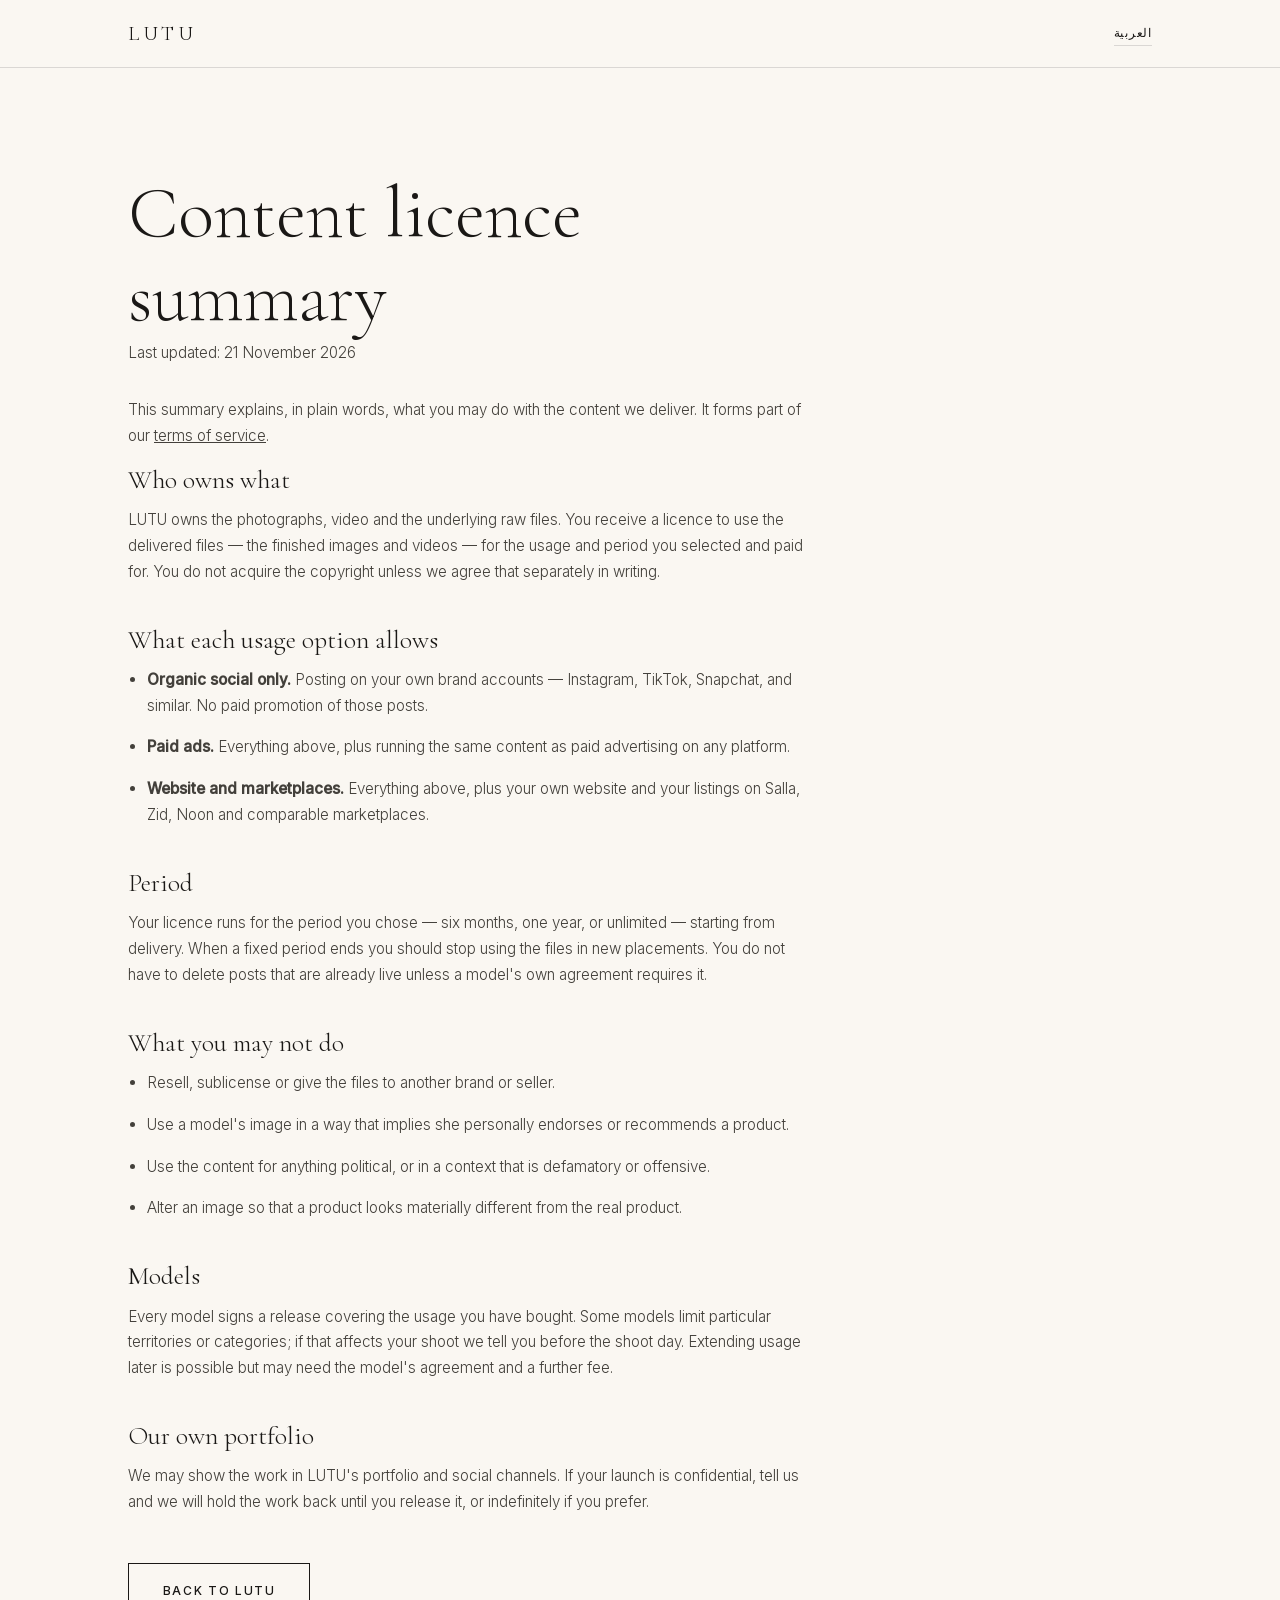
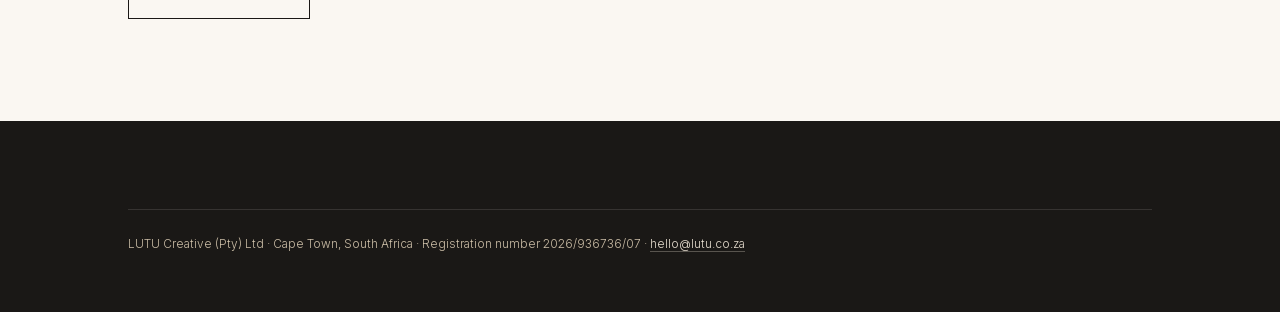
<file: licence/index.html>
<!-- Not reviewed by a lawyer. Terms written in-house, November 2026. -->
<!DOCTYPE html>
<html lang="en" dir="ltr">
<head>
<meta charset="UTF-8">
<meta name="viewport" content="width=device-width, initial-scale=1">
<title>Content licence summary — LUTU</title>
<meta name="description" content="What each usage option allows, who owns the files, and model usage limits.">
<meta name="robots" content="index,follow">
<link rel="canonical" href="https://lutu.co.za/licence/">
<link rel="alternate" hreflang="en" href="https://lutu.co.za/licence/">
<link rel="alternate" hreflang="ar" href="https://lutu.co.za/ar/licence/">
<link rel="stylesheet" href="/css/style.css">
</head>
<body>
<a class="skip" href="#main">Skip to content</a>
<header class="site-header"><div class="wrap site-header__inner">
  <a class="brand" href="/">LUTU</a>
  <nav class="header-actions"><a class="lang-switch" href="/ar/licence/">العربية</a></nav>
</div></header>
<main id="main" class="section"><div class="wrap">
  <div class="prose">
    <h1>Content licence summary</h1>
    <p class="fine" style="margin-bottom:2rem">Last updated: 21 November 2026</p>

    <p>This summary explains, in plain words, what you may do with the content we deliver. It forms part of our <a href="/terms/">terms of service</a>.</p>

    <h2>Who owns what</h2>
    <p>LUTU owns the photographs, video and the underlying raw files. You receive a licence to use the delivered files — the finished images and videos — for the usage and period you selected and paid for. You do not acquire the copyright unless we agree that separately in writing.</p>

    <h2>What each usage option allows</h2>
    <ul>
      <li><strong>Organic social only.</strong> Posting on your own brand accounts — Instagram, TikTok, Snapchat, and similar. No paid promotion of those posts.</li>
      <li><strong>Paid ads.</strong> Everything above, plus running the same content as paid advertising on any platform.</li>
      <li><strong>Website and marketplaces.</strong> Everything above, plus your own website and your listings on Salla, Zid, Noon and comparable marketplaces.</li>
    </ul>

    <h2>Period</h2>
    <p>Your licence runs for the period you chose — six months, one year, or unlimited — starting from delivery. When a fixed period ends you should stop using the files in new placements. You do not have to delete posts that are already live unless a model's own agreement requires it.</p>

    <h2>What you may not do</h2>
    <ul>
      <li>Resell, sublicense or give the files to another brand or seller.</li>
      <li>Use a model's image in a way that implies she personally endorses or recommends a product.</li>
      <li>Use the content for anything political, or in a context that is defamatory or offensive.</li>
      <li>Alter an image so that a product looks materially different from the real product.</li>
    </ul>

    <h2>Models</h2>
    <p>Every model signs a release covering the usage you have bought. Some models limit particular territories or categories; if that affects your shoot we tell you before the shoot day. Extending usage later is possible but may need the model's agreement and a further fee.</p>

    <h2>Our own portfolio</h2>
    <p>We may show the work in LUTU's portfolio and social channels. If your launch is confidential, tell us and we will hold the work back until you release it, or indefinitely if you prefer.</p>

  </div>
  <p style="margin-top:3rem"><a class="btn btn--ghost" href="/">Back to LUTU</a></p>
</div></main>
<footer class="site-footer"><div class="wrap">
  <p class="footer-legal">LUTU Creative (Pty) Ltd · Cape Town, South Africa · Registration number 2026/936736/07 ·
  <a href="mailto:hello@lutu.co.za">hello@lutu.co.za</a></p>
</div></footer>
</body>
</html>
</file>
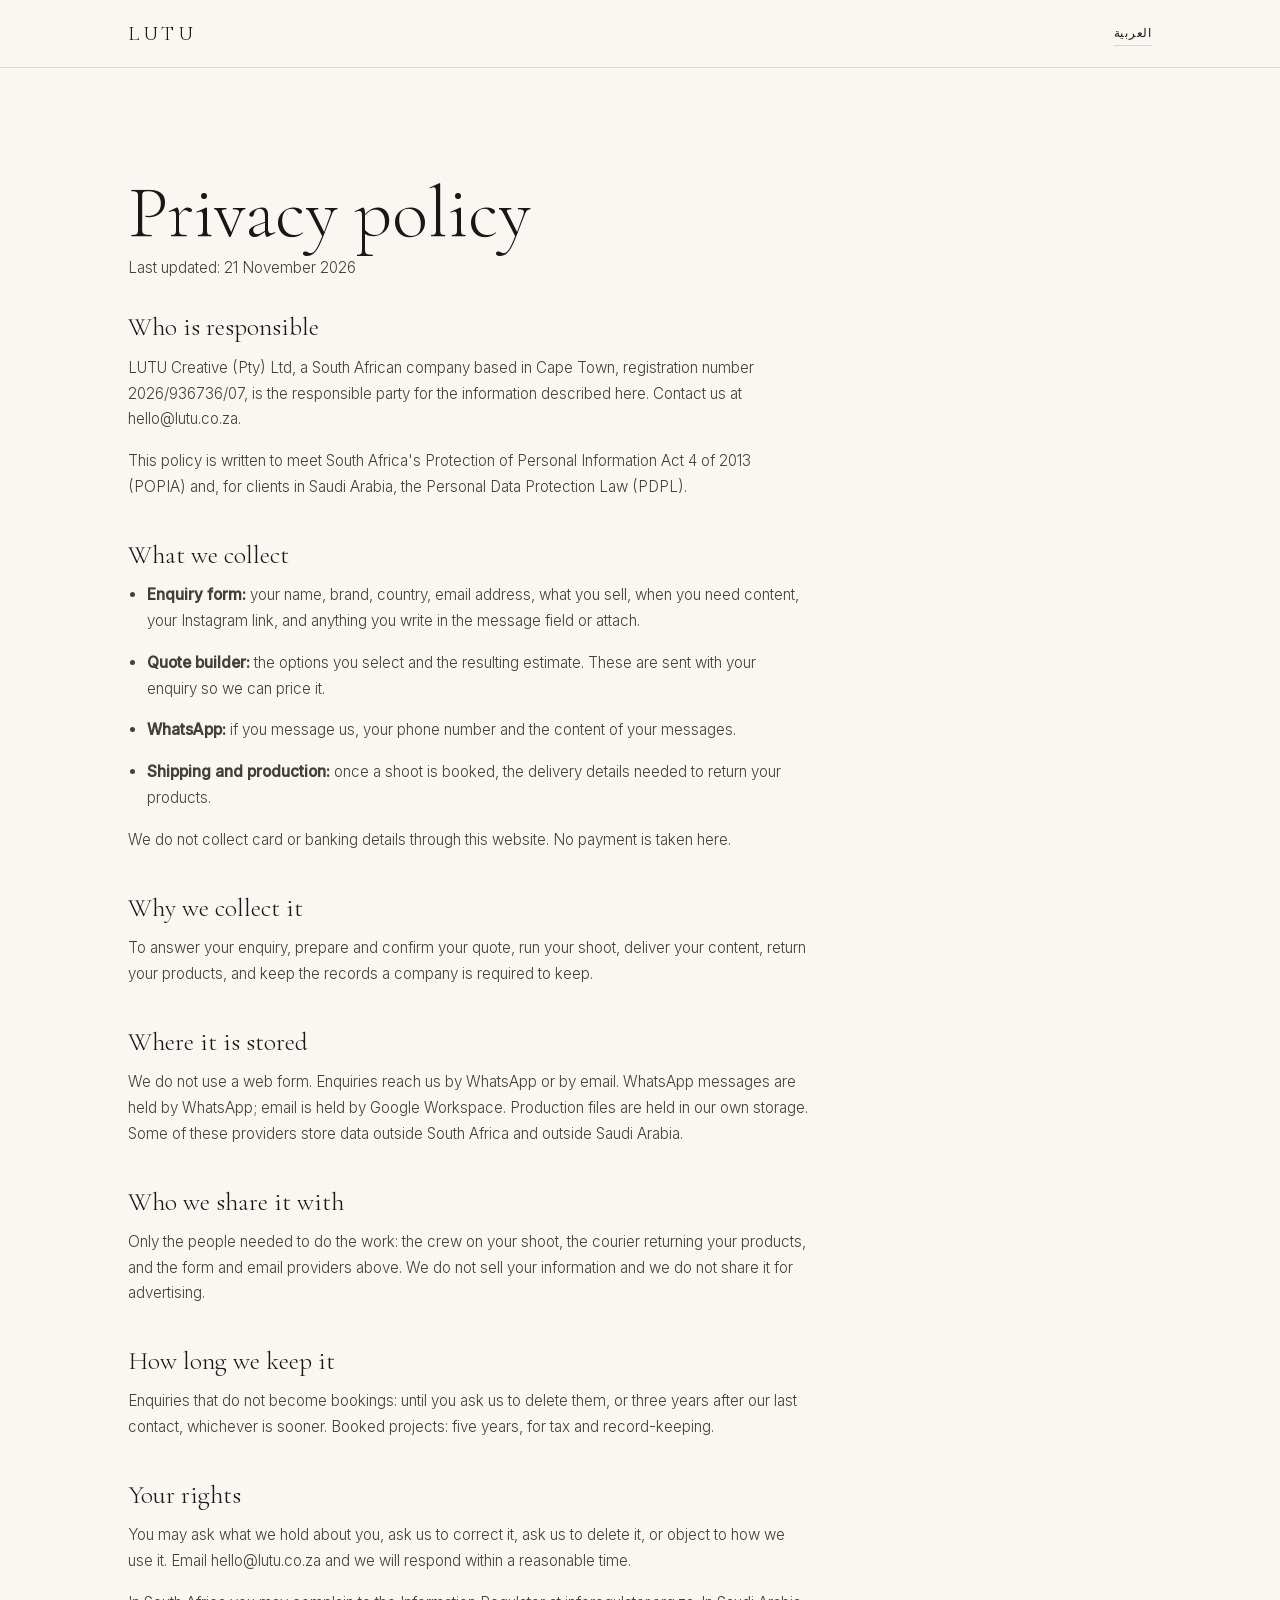
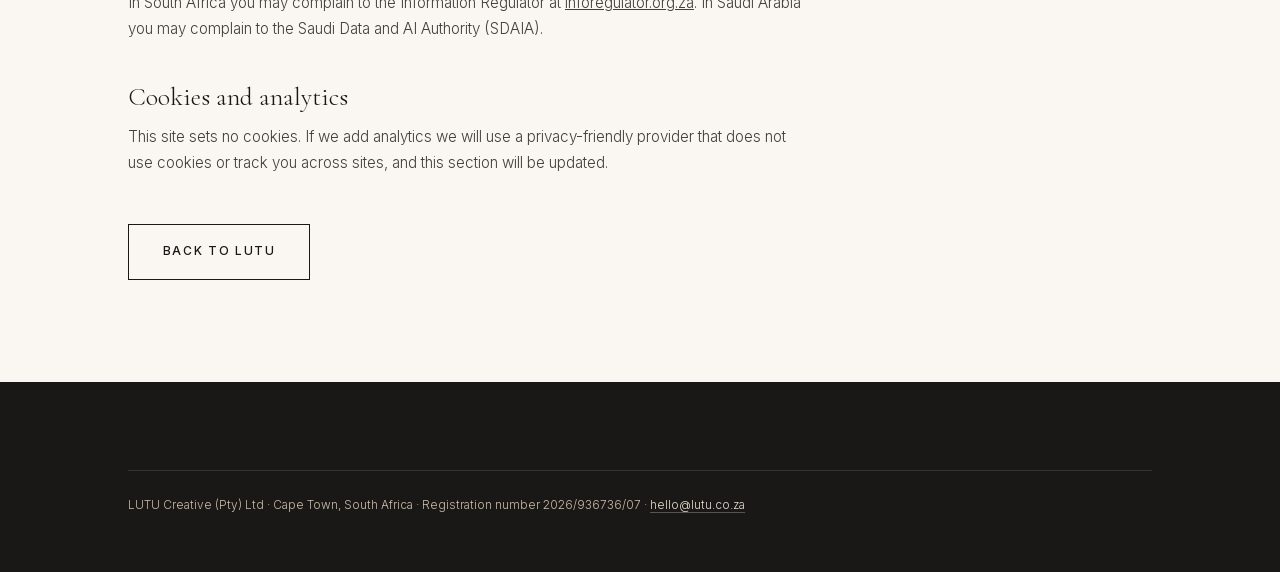
<file: privacy/index.html>
<!-- Not reviewed by a lawyer. Terms written in-house, November 2026. -->
<!DOCTYPE html>
<html lang="en" dir="ltr">
<head>
<meta charset="UTF-8">
<meta name="viewport" content="width=device-width, initial-scale=1">
<title>Privacy policy — LUTU</title>
<meta name="description" content="How LUTU collects and uses your information under South Africa's POPIA and Saudi Arabia's PDPL.">
<meta name="robots" content="index,follow">
<link rel="canonical" href="https://lutu.co.za/privacy/">
<link rel="alternate" hreflang="en" href="https://lutu.co.za/privacy/">
<link rel="alternate" hreflang="ar" href="https://lutu.co.za/ar/privacy/">
<link rel="stylesheet" href="/css/style.css">
</head>
<body>
<a class="skip" href="#main">Skip to content</a>
<header class="site-header"><div class="wrap site-header__inner">
  <a class="brand" href="/">LUTU</a>
  <nav class="header-actions"><a class="lang-switch" href="/ar/privacy/">العربية</a></nav>
</div></header>
<main id="main" class="section"><div class="wrap">
  <div class="prose">
    <h1>Privacy policy</h1>
    <p class="fine" style="margin-bottom:2rem">Last updated: 21 November 2026</p>

    <h2>Who is responsible</h2>
    <p>LUTU Creative (Pty) Ltd, a South African company based in Cape Town, registration number 2026/936736/07, is the responsible party for the information described here. Contact us at hello@lutu.co.za.</p>
    <p>This policy is written to meet South Africa's Protection of Personal Information Act 4 of 2013 (POPIA) and, for clients in Saudi Arabia, the Personal Data Protection Law (PDPL).</p>

    <h2>What we collect</h2>
    <ul>
      <li><strong>Enquiry form:</strong> your name, brand, country, email address, what you sell, when you need content, your Instagram link, and anything you write in the message field or attach.</li>
      <li><strong>Quote builder:</strong> the options you select and the resulting estimate. These are sent with your enquiry so we can price it.</li>
      <li><strong>WhatsApp:</strong> if you message us, your phone number and the content of your messages.</li>
      <li><strong>Shipping and production:</strong> once a shoot is booked, the delivery details needed to return your products.</li>
    </ul>
    <p>We do not collect card or banking details through this website. No payment is taken here.</p>

    <h2>Why we collect it</h2>
    <p>To answer your enquiry, prepare and confirm your quote, run your shoot, deliver your content, return your products, and keep the records a company is required to keep.</p>

    <h2>Where it is stored</h2>
    <p>We do not use a web form. Enquiries reach us by WhatsApp or by email. WhatsApp messages are held by WhatsApp; email is held by Google Workspace. Production files are held in our own storage. Some of these providers store data outside South Africa and outside Saudi Arabia.</p>

    <h2>Who we share it with</h2>
    <p>Only the people needed to do the work: the crew on your shoot, the courier returning your products, and the form and email providers above. We do not sell your information and we do not share it for advertising.</p>

    <h2>How long we keep it</h2>
    <p>Enquiries that do not become bookings: until you ask us to delete them, or three years after our last contact, whichever is sooner. Booked projects: five years, for tax and record-keeping.</p>

    <h2>Your rights</h2>
    <p>You may ask what we hold about you, ask us to correct it, ask us to delete it, or object to how we use it. Email hello@lutu.co.za and we will respond within a reasonable time.</p>
    <p>In South Africa you may complain to the Information Regulator at <a href="https://inforegulator.org.za">inforegulator.org.za</a>. In Saudi Arabia you may complain to the Saudi Data and AI Authority (SDAIA).</p>

    <h2>Cookies and analytics</h2>
    <p>This site sets no cookies. If we add analytics we will use a privacy-friendly provider that does not use cookies or track you across sites, and this section will be updated.</p>

  </div>
  <p style="margin-top:3rem"><a class="btn btn--ghost" href="/">Back to LUTU</a></p>
</div></main>
<footer class="site-footer"><div class="wrap">
  <p class="footer-legal">LUTU Creative (Pty) Ltd · Cape Town, South Africa · Registration number 2026/936736/07 ·
  <a href="mailto:hello@lutu.co.za">hello@lutu.co.za</a></p>
</div></footer>
</body>
</html>
</file>
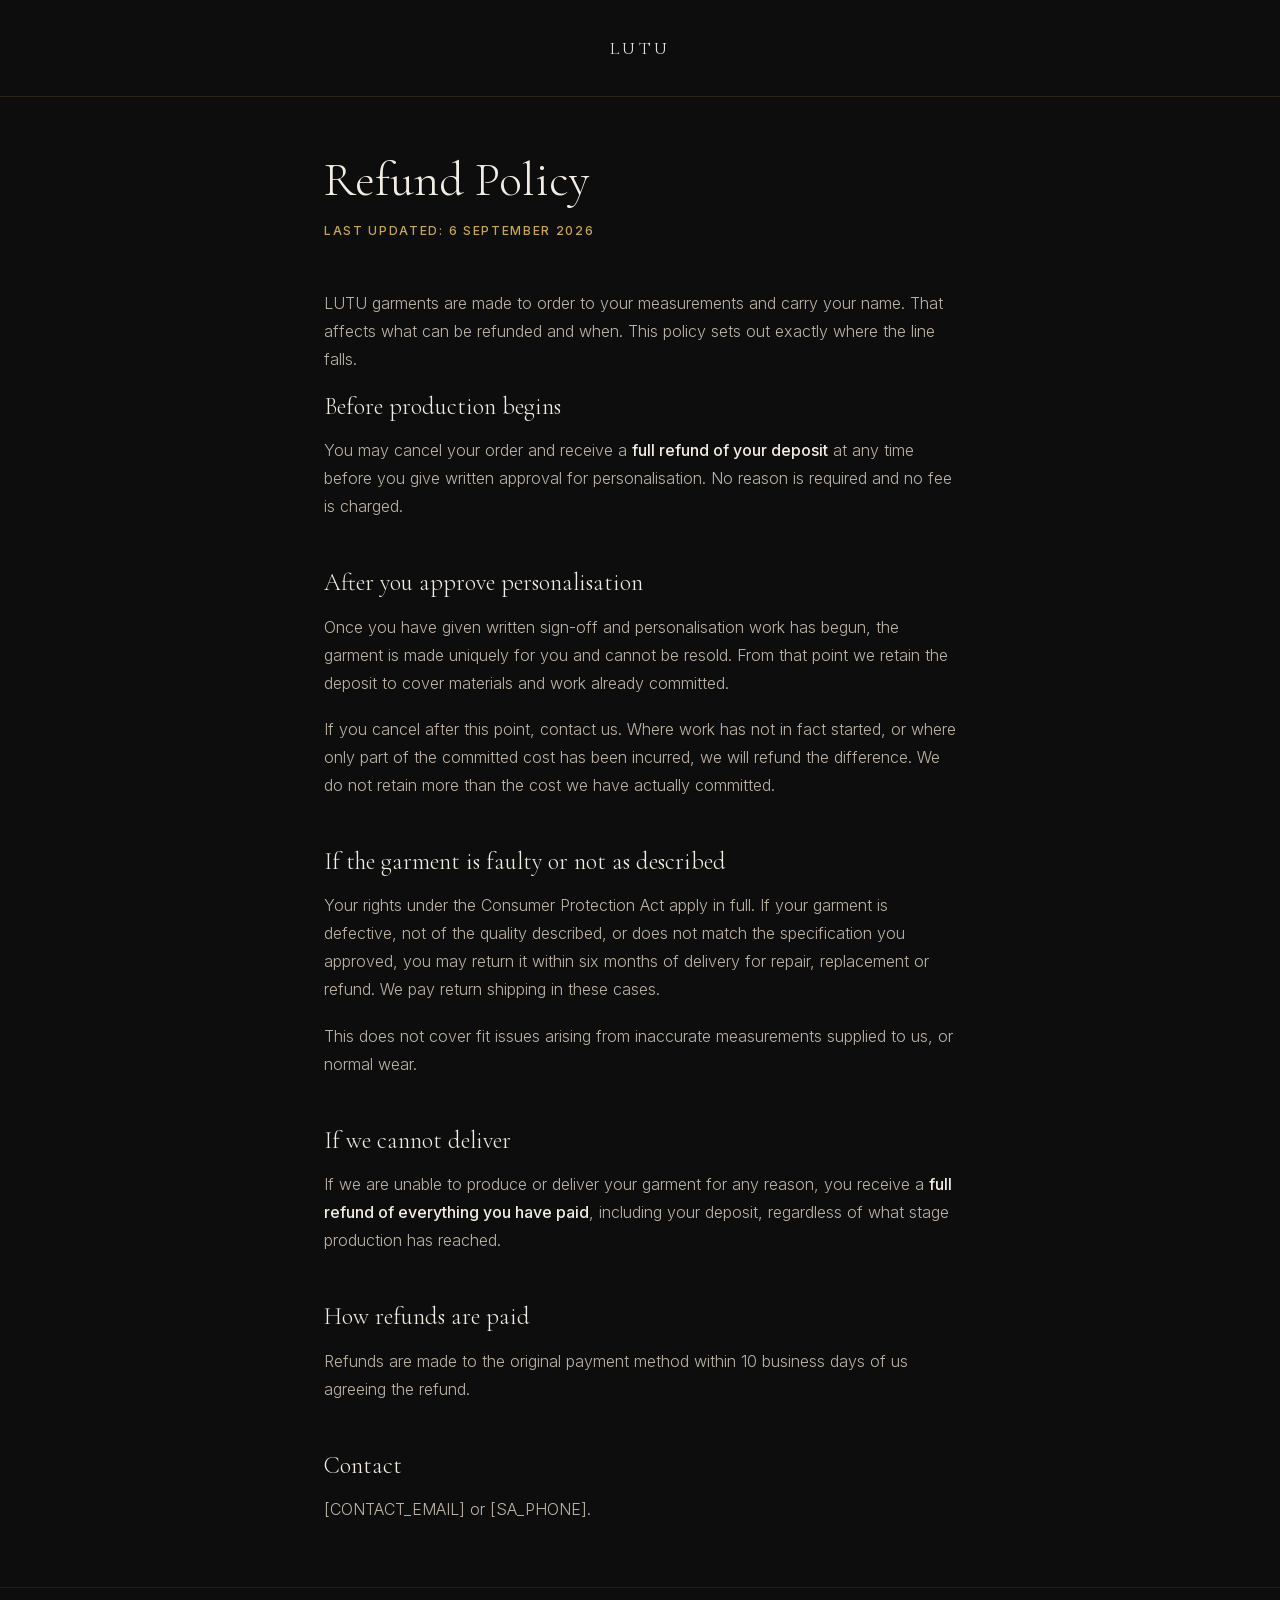
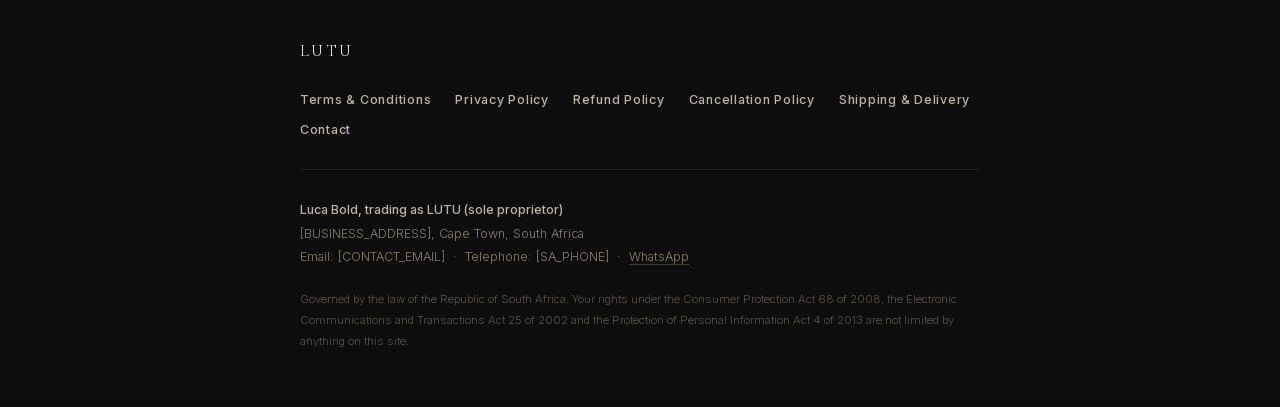
<file: refunds/index.html>
<!DOCTYPE html>
<html lang="en">
<head>
<meta charset="UTF-8">
<meta name="viewport" content="width=device-width, initial-scale=1.0">
<meta name="robots" content="index,follow">
<meta name="description" content="When a LUTU deposit is refundable, what happens after personalisation sign-off, and your CPA rights.">
<title>Refund Policy — LUTU</title>
<style>
  @font-face { font-family:'Cormorant Garamond'; font-style:normal; font-weight:300; font-display:swap;
    src:url(/fonts/CormorantGaramond-300.woff2) format('woff2'); }
  @font-face { font-family:'Cormorant Garamond'; font-style:italic; font-weight:300; font-display:swap;
    src:url(/fonts/CormorantGaramond-300i.woff2) format('woff2'); }
  @font-face { font-family:'Inter'; font-style:normal; font-weight:300; font-display:swap;
    src:url(/fonts/Inter-300.woff2) format('woff2'); }
  @font-face { font-family:'Inter'; font-style:normal; font-weight:500; font-display:swap;
    src:url(/fonts/Inter-500.woff2) format('woff2'); }

  *, *::before, *::after { box-sizing:border-box; margin:0; padding:0; }

  :root {
    --ink:#0D0D0D; --ivory:#F2EDE4; --gold:#C9A84C; --gold-light:#E8D49A;
    --stone:#8C8070; --stone-light:#BEB4A8; --surface:#FAFAF7;
    --serif:'Cormorant Garamond', Georgia, 'Times New Roman', serif;
    --sans:'Inter', -apple-system, BlinkMacSystemFont, 'Segoe UI', Helvetica, Arial, sans-serif;
  }

  body {
    font-family:var(--sans); background:var(--ink); color:var(--stone-light);
    font-size:16px; font-weight:300; line-height:1.75;
    -webkit-font-smoothing:antialiased;
  }

  .masthead {
    padding:2rem 1.5rem 0; text-align:center;
    border-bottom:0.5px solid rgba(201,168,76,0.15);
    padding-bottom:2rem;
  }
  .masthead a {
    font-family:var(--serif); font-size:1.15rem; letter-spacing:0.16em;
    text-transform:uppercase; color:var(--ivory); text-decoration:none;
    border-bottom:none;
  }
  .masthead a:hover { color:var(--gold); }

  main { max-width:68ch; margin:0 auto; padding:3.5rem 1.5rem 4rem; }

  h1 {
    font-family:var(--serif); font-size:clamp(2rem,6vw,3rem); font-weight:300;
    line-height:1.15; color:var(--ivory); text-wrap:balance; margin-bottom:0.75rem;
    font-variant-numeric:lining-nums; font-feature-settings:'lnum' 1;
  }

  .updated {
    font-size:0.75rem; font-weight:500; letter-spacing:0.14em; text-transform:uppercase;
    color:var(--gold); margin-bottom:3rem;
  }

  h2 {
    font-family:var(--serif); font-size:1.5rem; font-weight:300; color:var(--ivory);
    margin:3rem 0 0.9rem; line-height:1.25; text-wrap:balance;
    font-variant-numeric:lining-nums; font-feature-settings:'lnum' 1;
  }
  h2:first-of-type { margin-top:0; }

  p { margin-bottom:1.15rem; }
  p:last-child { margin-bottom:0; }

  strong { color:var(--ivory); font-weight:500; }

  ul { margin:0 0 1.15rem 1.1rem; }
  li { margin-bottom:0.6rem; padding-left:0.3rem; }

  a { color:var(--gold); text-decoration:none; border-bottom:0.5px solid rgba(201,168,76,0.4); }
  a:hover { color:var(--gold-light); border-bottom-color:var(--gold-light); }
  a:focus-visible { outline:2px solid var(--gold); outline-offset:3px; border-radius:2px; }

  .callout {
    border-left:2px solid var(--gold);
    padding:0.2rem 0 0.2rem 1.25rem;
    margin:1.75rem 0;
    color:var(--ivory);
  }

  .contact-block { font-style:normal; line-height:1.9; }

  /* FOOTER — site-wide */
  footer {
    background:var(--ink); border-top:0.5px solid rgba(255,255,255,0.08);
    padding:3rem 1.5rem 3.5rem;
  }
  .footer-inner { max-width:68ch; margin:0 auto; }

  .footer-brand {
    font-family:var(--serif); font-size:1.05rem; letter-spacing:0.14em;
    text-transform:uppercase; color:var(--ivory); margin-bottom:1.5rem;
  }

  .footer-nav {
    display:flex; flex-wrap:wrap; gap:0.5rem 1.5rem;
    margin-bottom:1.75rem; padding-bottom:1.75rem;
    border-bottom:0.5px solid rgba(255,255,255,0.07);
  }
  .footer-nav a {
    font-size:0.78rem; font-weight:500; letter-spacing:0.06em;
    color:var(--stone-light); border-bottom:none;
  }
  .footer-nav a:hover { color:var(--gold); }

  .footer-seller { font-size:0.78rem; color:var(--stone); line-height:1.9; margin-bottom:1.25rem; }
  .footer-seller strong { color:var(--stone-light); font-weight:500; }
  .footer-seller a { color:var(--stone); border-bottom-color:rgba(140,128,112,0.4); }

  .footer-legal { font-size:0.7rem; color:#5a5349; line-height:1.85; }

  @media (max-width:600px) {
    main { padding:2.5rem 1.25rem 3rem; }
    .footer-nav { gap:0.4rem 1.1rem; }
  }
</style>
</head>
<body>

<div class="masthead"><a href="/">LUTU</a></div>

<main>
<h1>Refund Policy</h1>
<p class="updated">Last updated: 6 September 2026</p>
<p>LUTU garments are made to order to your measurements and carry your name. That affects what can be refunded and when. This policy sets out exactly where the line falls.</p>

<h2>Before production begins</h2>
<p>You may cancel your order and receive a <strong>full refund of your deposit</strong> at any time before you give written approval for personalisation. No reason is required and no fee is charged.</p>

<h2>After you approve personalisation</h2>
<p>Once you have given written sign-off and personalisation work has begun, the garment is made uniquely for you and cannot be resold. From that point we retain the deposit to cover materials and work already committed.</p>
<p>If you cancel after this point, contact us. Where work has not in fact started, or where only part of the committed cost has been incurred, we will refund the difference. We do not retain more than the cost we have actually committed.</p>

<h2>If the garment is faulty or not as described</h2>
<p>Your rights under the Consumer Protection Act apply in full. If your garment is defective, not of the quality described, or does not match the specification you approved, you may return it within six months of delivery for repair, replacement or refund. We pay return shipping in these cases.</p>
<p>This does not cover fit issues arising from inaccurate measurements supplied to us, or normal wear.</p>

<h2>If we cannot deliver</h2>
<p>If we are unable to produce or deliver your garment for any reason, you receive a <strong>full refund of everything you have paid</strong>, including your deposit, regardless of what stage production has reached.</p>

<h2>How refunds are paid</h2>
<p>Refunds are made to the original payment method within 10 business days of us agreeing the refund.</p>

<h2>Contact</h2>
<p>[CONTACT_EMAIL] or [SA_PHONE].</p>

</main>

<footer>
  <div class="footer-inner">
    <p class="footer-brand">LUTU</p>
    <nav class="footer-nav" aria-label="Policies">
      <a href="/terms/">Terms &amp; Conditions</a>
      <a href="/privacy/">Privacy Policy</a>
      <a href="/refunds/">Refund Policy</a>
      <a href="/cancellations/">Cancellation Policy</a>
      <a href="/shipping/">Shipping &amp; Delivery</a>
      <a href="/contact/">Contact</a>
    </nav>
    <p class="footer-seller">
      <strong>Luca Bold, trading as LUTU (sole proprietor)</strong><br>
      [BUSINESS_ADDRESS], Cape Town, South Africa<br>
      Email: [CONTACT_EMAIL] &nbsp;&middot;&nbsp; Telephone: [SA_PHONE] &nbsp;&middot;&nbsp;
      <a href="https://wa.me/27824617739">WhatsApp</a>
    </p>
    <p class="footer-legal">
      Governed by the law of the Republic of South Africa. Your rights under the Consumer
      Protection Act 68 of 2008, the Electronic Communications and Transactions Act 25 of 2002
      and the Protection of Personal Information Act 4 of 2013 are not limited by anything on
      this site.
    </p>
  </div>
</footer>

</body>
</html>
</file>
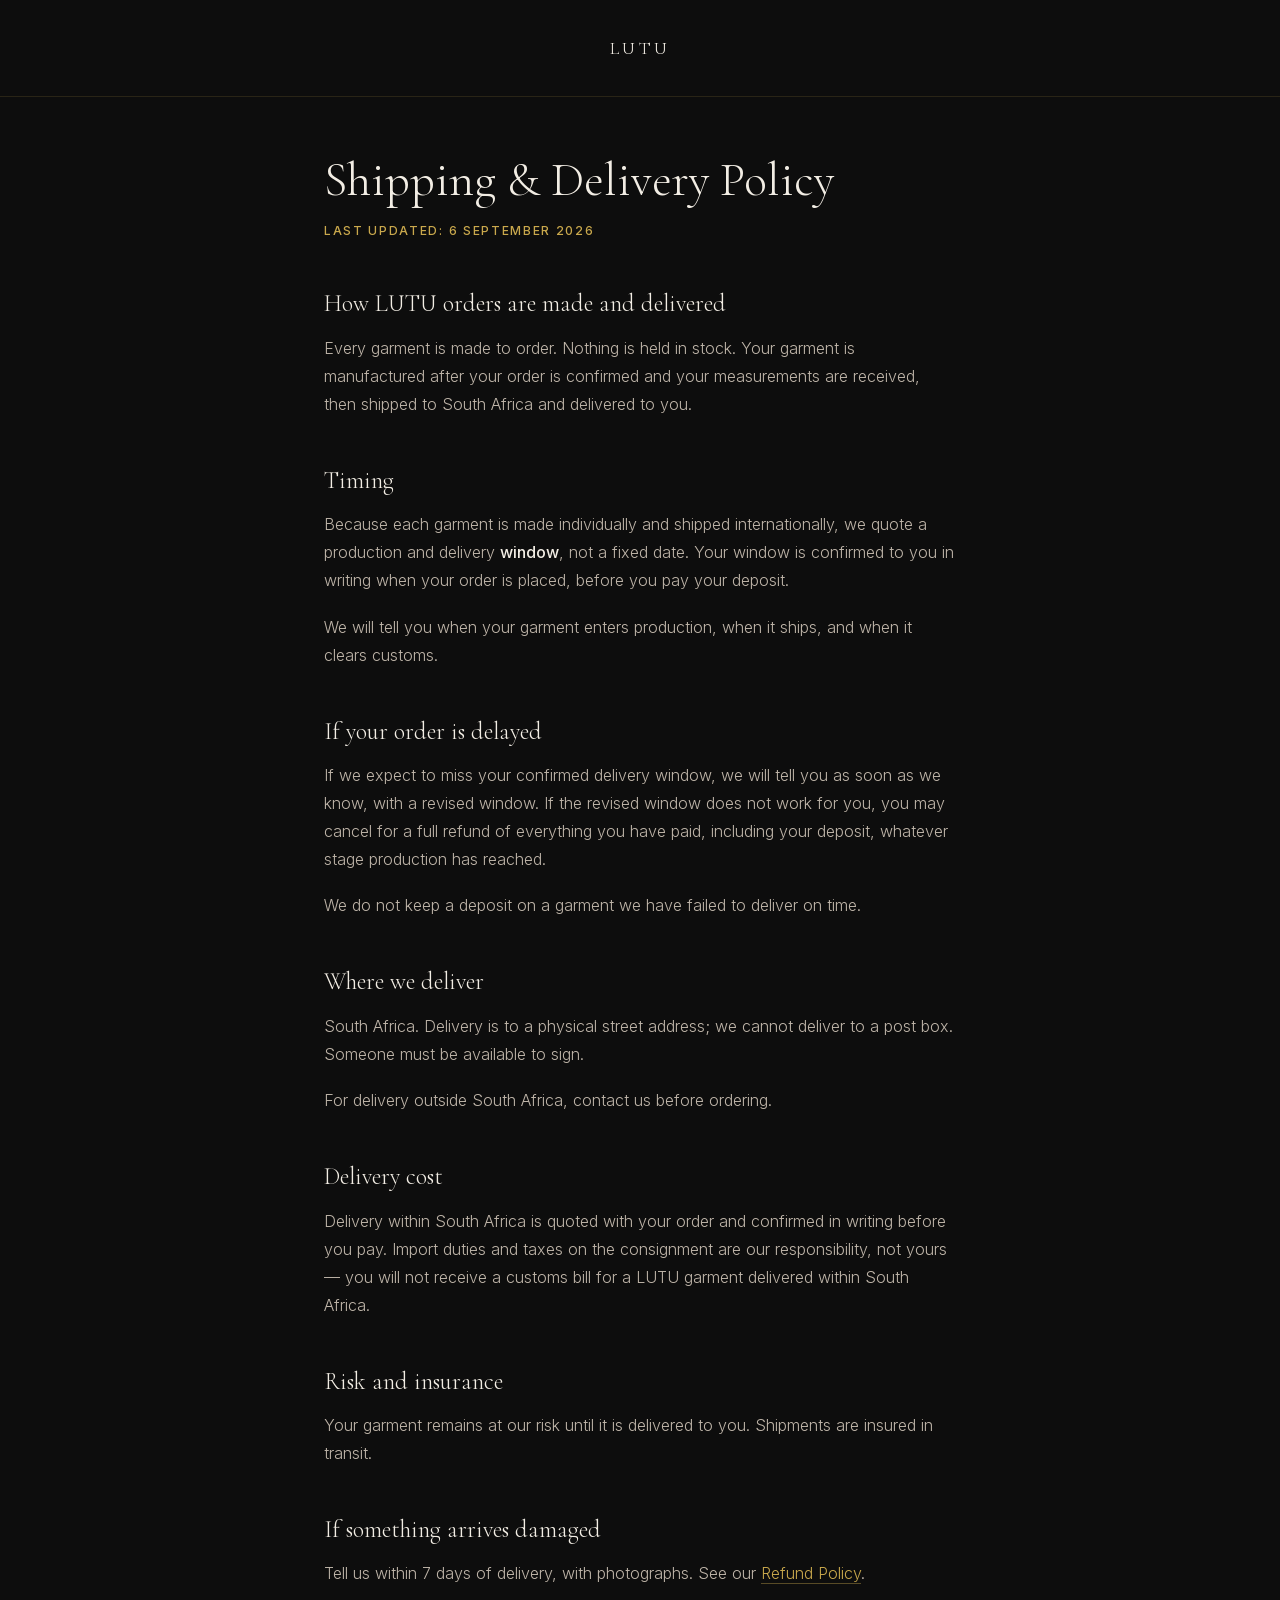
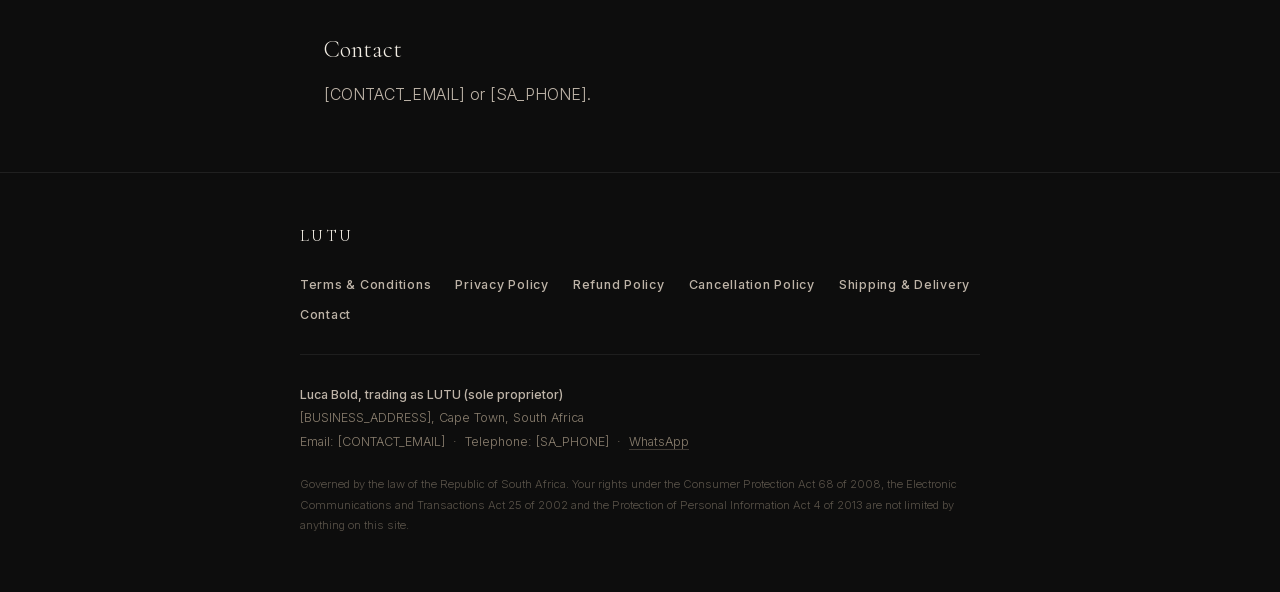
<file: shipping/index.html>
<!DOCTYPE html>
<html lang="en">
<head>
<meta charset="UTF-8">
<meta name="viewport" content="width=device-width, initial-scale=1.0">
<meta name="robots" content="index,follow">
<meta name="description" content="How LUTU garments are made, shipped and delivered, delivery windows, cost, risk and damage.">
<title>Shipping &amp; Delivery Policy — LUTU</title>
<style>
  @font-face { font-family:'Cormorant Garamond'; font-style:normal; font-weight:300; font-display:swap;
    src:url(/fonts/CormorantGaramond-300.woff2) format('woff2'); }
  @font-face { font-family:'Cormorant Garamond'; font-style:italic; font-weight:300; font-display:swap;
    src:url(/fonts/CormorantGaramond-300i.woff2) format('woff2'); }
  @font-face { font-family:'Inter'; font-style:normal; font-weight:300; font-display:swap;
    src:url(/fonts/Inter-300.woff2) format('woff2'); }
  @font-face { font-family:'Inter'; font-style:normal; font-weight:500; font-display:swap;
    src:url(/fonts/Inter-500.woff2) format('woff2'); }

  *, *::before, *::after { box-sizing:border-box; margin:0; padding:0; }

  :root {
    --ink:#0D0D0D; --ivory:#F2EDE4; --gold:#C9A84C; --gold-light:#E8D49A;
    --stone:#8C8070; --stone-light:#BEB4A8; --surface:#FAFAF7;
    --serif:'Cormorant Garamond', Georgia, 'Times New Roman', serif;
    --sans:'Inter', -apple-system, BlinkMacSystemFont, 'Segoe UI', Helvetica, Arial, sans-serif;
  }

  body {
    font-family:var(--sans); background:var(--ink); color:var(--stone-light);
    font-size:16px; font-weight:300; line-height:1.75;
    -webkit-font-smoothing:antialiased;
  }

  .masthead {
    padding:2rem 1.5rem 0; text-align:center;
    border-bottom:0.5px solid rgba(201,168,76,0.15);
    padding-bottom:2rem;
  }
  .masthead a {
    font-family:var(--serif); font-size:1.15rem; letter-spacing:0.16em;
    text-transform:uppercase; color:var(--ivory); text-decoration:none;
    border-bottom:none;
  }
  .masthead a:hover { color:var(--gold); }

  main { max-width:68ch; margin:0 auto; padding:3.5rem 1.5rem 4rem; }

  h1 {
    font-family:var(--serif); font-size:clamp(2rem,6vw,3rem); font-weight:300;
    line-height:1.15; color:var(--ivory); text-wrap:balance; margin-bottom:0.75rem;
    font-variant-numeric:lining-nums; font-feature-settings:'lnum' 1;
  }

  .updated {
    font-size:0.75rem; font-weight:500; letter-spacing:0.14em; text-transform:uppercase;
    color:var(--gold); margin-bottom:3rem;
  }

  h2 {
    font-family:var(--serif); font-size:1.5rem; font-weight:300; color:var(--ivory);
    margin:3rem 0 0.9rem; line-height:1.25; text-wrap:balance;
    font-variant-numeric:lining-nums; font-feature-settings:'lnum' 1;
  }
  h2:first-of-type { margin-top:0; }

  p { margin-bottom:1.15rem; }
  p:last-child { margin-bottom:0; }

  strong { color:var(--ivory); font-weight:500; }

  ul { margin:0 0 1.15rem 1.1rem; }
  li { margin-bottom:0.6rem; padding-left:0.3rem; }

  a { color:var(--gold); text-decoration:none; border-bottom:0.5px solid rgba(201,168,76,0.4); }
  a:hover { color:var(--gold-light); border-bottom-color:var(--gold-light); }
  a:focus-visible { outline:2px solid var(--gold); outline-offset:3px; border-radius:2px; }

  .callout {
    border-left:2px solid var(--gold);
    padding:0.2rem 0 0.2rem 1.25rem;
    margin:1.75rem 0;
    color:var(--ivory);
  }

  .contact-block { font-style:normal; line-height:1.9; }

  /* FOOTER — site-wide */
  footer {
    background:var(--ink); border-top:0.5px solid rgba(255,255,255,0.08);
    padding:3rem 1.5rem 3.5rem;
  }
  .footer-inner { max-width:68ch; margin:0 auto; }

  .footer-brand {
    font-family:var(--serif); font-size:1.05rem; letter-spacing:0.14em;
    text-transform:uppercase; color:var(--ivory); margin-bottom:1.5rem;
  }

  .footer-nav {
    display:flex; flex-wrap:wrap; gap:0.5rem 1.5rem;
    margin-bottom:1.75rem; padding-bottom:1.75rem;
    border-bottom:0.5px solid rgba(255,255,255,0.07);
  }
  .footer-nav a {
    font-size:0.78rem; font-weight:500; letter-spacing:0.06em;
    color:var(--stone-light); border-bottom:none;
  }
  .footer-nav a:hover { color:var(--gold); }

  .footer-seller { font-size:0.78rem; color:var(--stone); line-height:1.9; margin-bottom:1.25rem; }
  .footer-seller strong { color:var(--stone-light); font-weight:500; }
  .footer-seller a { color:var(--stone); border-bottom-color:rgba(140,128,112,0.4); }

  .footer-legal { font-size:0.7rem; color:#5a5349; line-height:1.85; }

  @media (max-width:600px) {
    main { padding:2.5rem 1.25rem 3rem; }
    .footer-nav { gap:0.4rem 1.1rem; }
  }
</style>
</head>
<body>

<div class="masthead"><a href="/">LUTU</a></div>

<main>
<h1>Shipping &amp; Delivery Policy</h1>
<p class="updated">Last updated: 6 September 2026</p>
<h2>How LUTU orders are made and delivered</h2>
<p>Every garment is made to order. Nothing is held in stock. Your garment is manufactured after your order is confirmed and your measurements are received, then shipped to South Africa and delivered to you.</p>

<h2>Timing</h2>
<p>Because each garment is made individually and shipped internationally, we quote a production and delivery <strong>window</strong>, not a fixed date. Your window is confirmed to you in writing when your order is placed, before you pay your deposit.</p>
<p>We will tell you when your garment enters production, when it ships, and when it clears customs.</p>

<h2>If your order is delayed</h2>
<p>If we expect to miss your confirmed delivery window, we will tell you as soon as we know, with a revised window. If the revised window does not work for you, you may cancel for a full refund of everything you have paid, including your deposit, whatever stage production has reached.</p>
<p>We do not keep a deposit on a garment we have failed to deliver on time.</p>

<h2>Where we deliver</h2>
<p>South Africa. Delivery is to a physical street address; we cannot deliver to a post box. Someone must be available to sign.</p>
<p>For delivery outside South Africa, contact us before ordering.</p>

<h2>Delivery cost</h2>
<p>Delivery within South Africa is quoted with your order and confirmed in writing before you pay. Import duties and taxes on the consignment are our responsibility, not yours &mdash; you will not receive a customs bill for a LUTU garment delivered within South Africa.</p>

<h2>Risk and insurance</h2>
<p>Your garment remains at our risk until it is delivered to you. Shipments are insured in transit.</p>

<h2>If something arrives damaged</h2>
<p>Tell us within 7 days of delivery, with photographs. See our <a href="/refunds/">Refund Policy</a>.</p>

<h2>Contact</h2>
<p>[CONTACT_EMAIL] or [SA_PHONE].</p>

</main>

<footer>
  <div class="footer-inner">
    <p class="footer-brand">LUTU</p>
    <nav class="footer-nav" aria-label="Policies">
      <a href="/terms/">Terms &amp; Conditions</a>
      <a href="/privacy/">Privacy Policy</a>
      <a href="/refunds/">Refund Policy</a>
      <a href="/cancellations/">Cancellation Policy</a>
      <a href="/shipping/">Shipping &amp; Delivery</a>
      <a href="/contact/">Contact</a>
    </nav>
    <p class="footer-seller">
      <strong>Luca Bold, trading as LUTU (sole proprietor)</strong><br>
      [BUSINESS_ADDRESS], Cape Town, South Africa<br>
      Email: [CONTACT_EMAIL] &nbsp;&middot;&nbsp; Telephone: [SA_PHONE] &nbsp;&middot;&nbsp;
      <a href="https://wa.me/27824617739">WhatsApp</a>
    </p>
    <p class="footer-legal">
      Governed by the law of the Republic of South Africa. Your rights under the Consumer
      Protection Act 68 of 2008, the Electronic Communications and Transactions Act 25 of 2002
      and the Protection of Personal Information Act 4 of 2013 are not limited by anything on
      this site.
    </p>
  </div>
</footer>

</body>
</html>
</file>
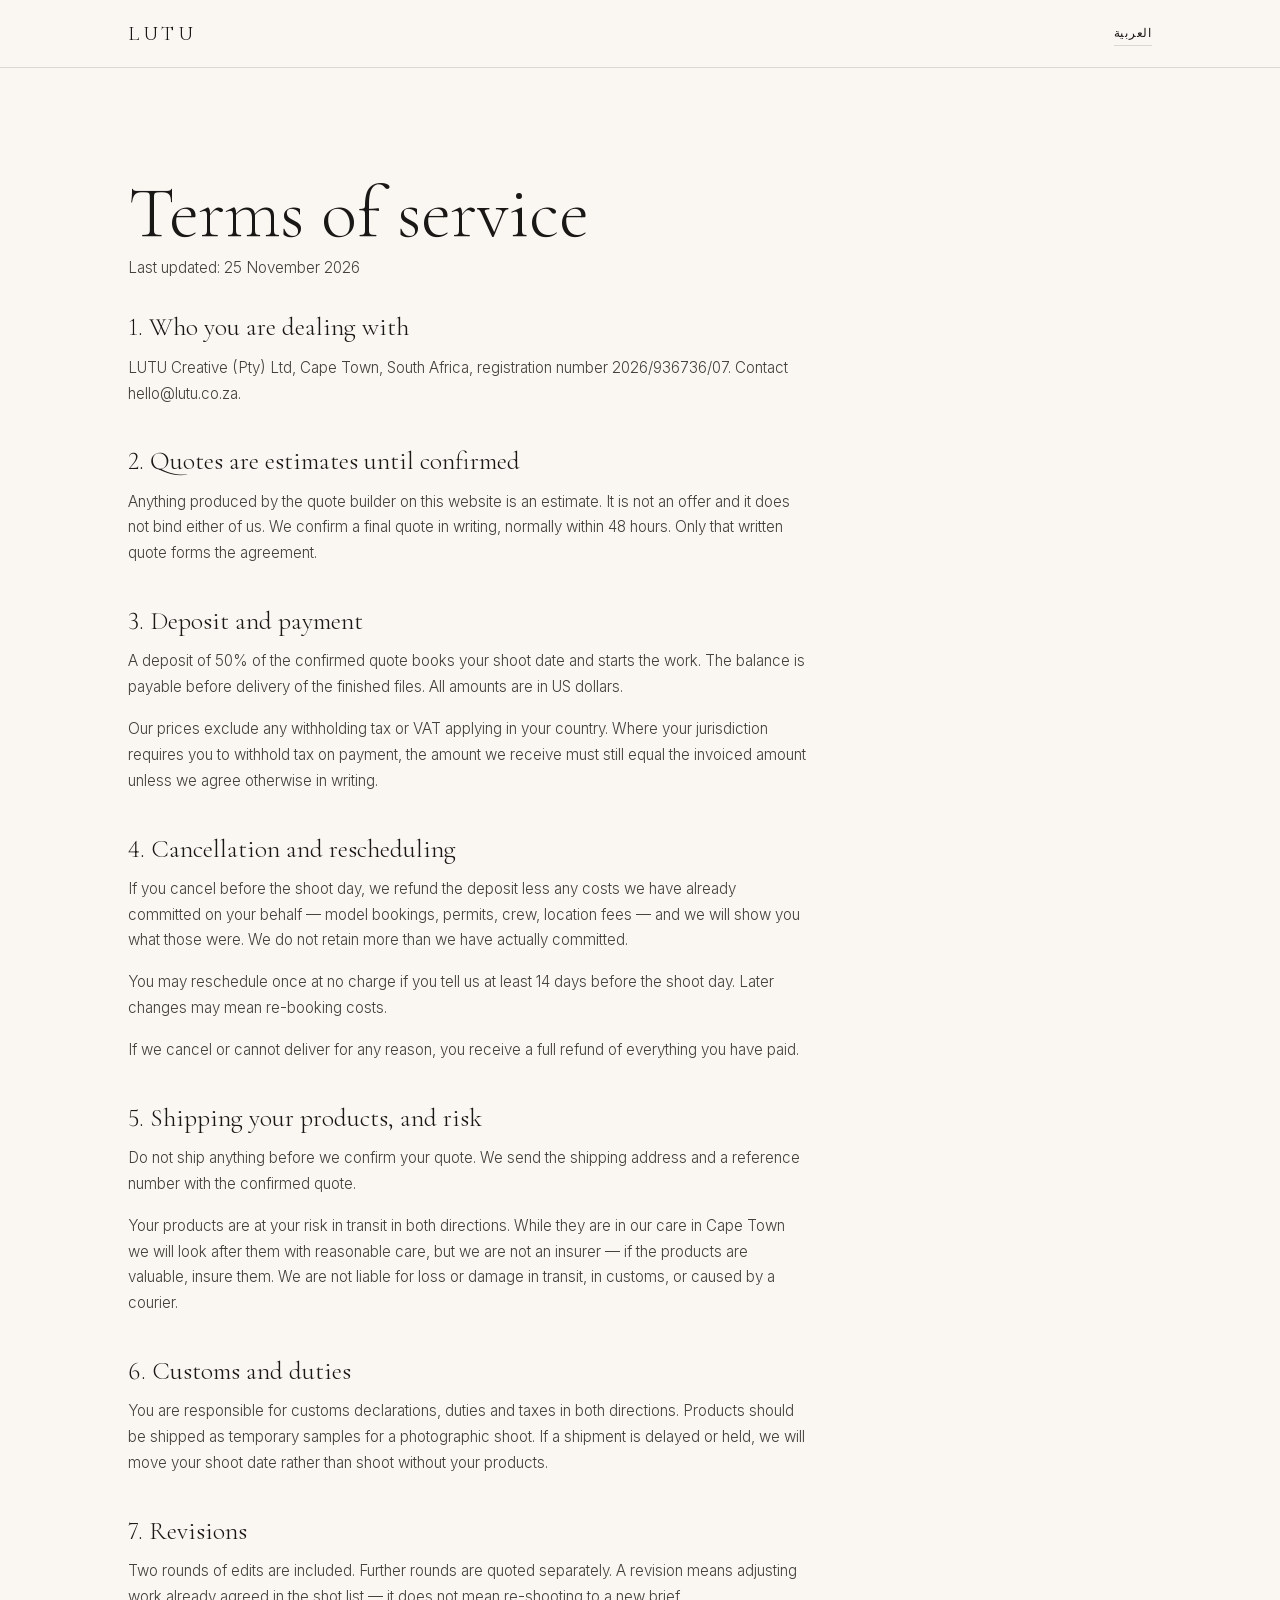
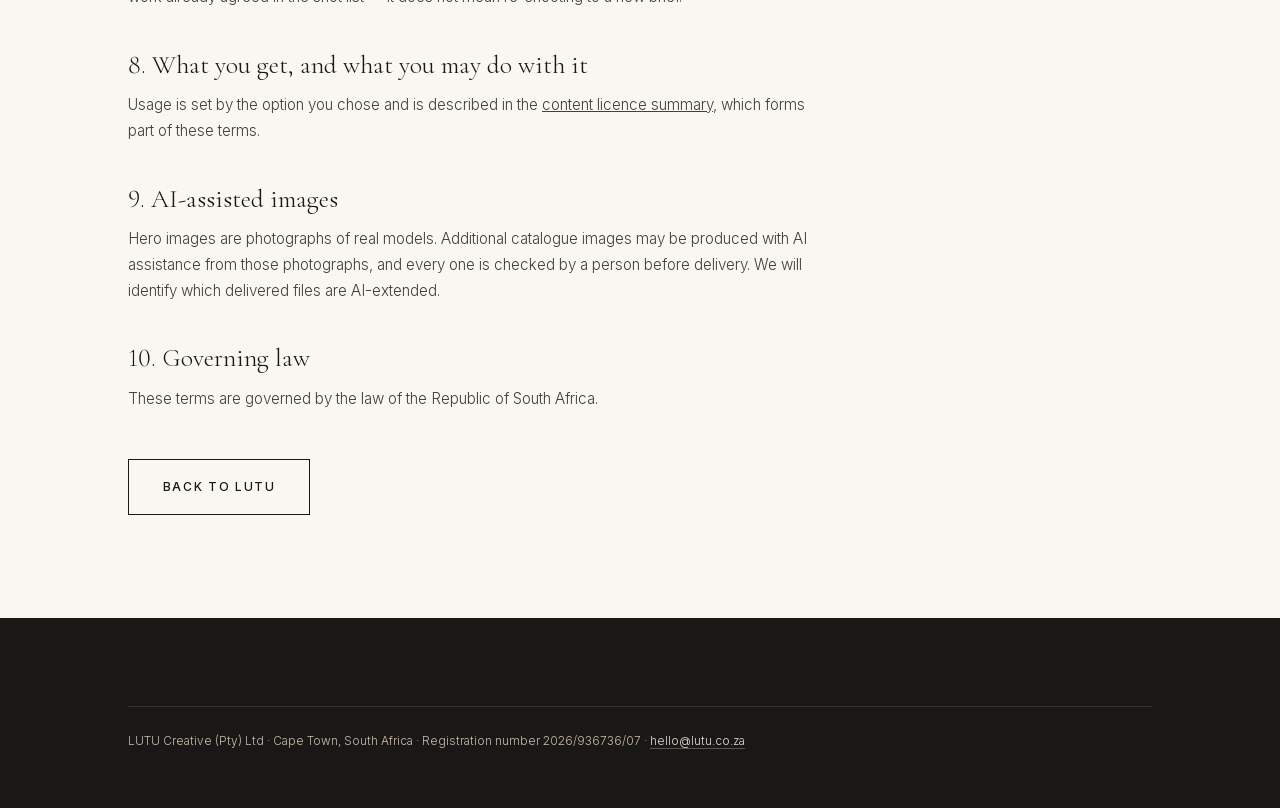
<file: terms/index.html>
<!-- Not reviewed by a lawyer. Terms written in-house, November 2026. -->
<!DOCTYPE html>
<html lang="en" dir="ltr">
<head>
<meta charset="UTF-8">
<meta name="viewport" content="width=device-width, initial-scale=1">
<title>Terms of service — LUTU</title>
<meta name="description" content="LUTU's terms: quotes, deposits, cancellation, product shipping and risk, customs, and revisions.">
<meta name="robots" content="index,follow">
<link rel="canonical" href="https://lutu.co.za/terms/">
<link rel="alternate" hreflang="en" href="https://lutu.co.za/terms/">
<link rel="alternate" hreflang="ar" href="https://lutu.co.za/ar/terms/">
<link rel="stylesheet" href="/css/style.css">
</head>
<body>
<a class="skip" href="#main">Skip to content</a>
<header class="site-header"><div class="wrap site-header__inner">
  <a class="brand" href="/">LUTU</a>
  <nav class="header-actions"><a class="lang-switch" href="/ar/terms/">العربية</a></nav>
</div></header>
<main id="main" class="section"><div class="wrap">
  <div class="prose">
    <h1>Terms of service</h1>
    <p class="fine" style="margin-bottom:2rem">Last updated: 25 November 2026</p>

    <h2>1. Who you are dealing with</h2>
    <p>LUTU Creative (Pty) Ltd, Cape Town, South Africa, registration number 2026/936736/07. Contact hello@lutu.co.za.</p>

    <h2>2. Quotes are estimates until confirmed</h2>
    <p>Anything produced by the quote builder on this website is an estimate. It is not an offer and it does not bind either of us. We confirm a final quote in writing, normally within 48 hours. Only that written quote forms the agreement.</p>

    <h2>3. Deposit and payment</h2>
    <p>A deposit of 50% of the confirmed quote books your shoot date and starts the work. The balance is payable before delivery of the finished files. All amounts are in US dollars.</p>
    <p>Our prices exclude any withholding tax or VAT applying in your country. Where your jurisdiction requires you to withhold tax on payment, the amount we receive must still equal the invoiced amount unless we agree otherwise in writing.</p>

    <h2>4. Cancellation and rescheduling</h2>
    <p>If you cancel before the shoot day, we refund the deposit less any costs we have already committed on your behalf — model bookings, permits, crew, location fees — and we will show you what those were. We do not retain more than we have actually committed.</p>
    <p>You may reschedule once at no charge if you tell us at least 14 days before the shoot day. Later changes may mean re-booking costs.</p>
    <p>If we cancel or cannot deliver for any reason, you receive a full refund of everything you have paid.</p>

    <h2>5. Shipping your products, and risk</h2>
    <p>Do not ship anything before we confirm your quote. We send the shipping address and a reference number with the confirmed quote.</p>
    <p>Your products are at your risk in transit in both directions. While they are in our care in Cape Town we will look after them with reasonable care, but we are not an insurer — if the products are valuable, insure them. We are not liable for loss or damage in transit, in customs, or caused by a courier.</p>

    <h2>6. Customs and duties</h2>
    <p>You are responsible for customs declarations, duties and taxes in both directions. Products should be shipped as temporary samples for a photographic shoot. If a shipment is delayed or held, we will move your shoot date rather than shoot without your products.</p>

    <h2>7. Revisions</h2>
    <p>Two rounds of edits are included. Further rounds are quoted separately. A revision means adjusting work already agreed in the shot list — it does not mean re-shooting to a new brief.</p>

    <h2>8. What you get, and what you may do with it</h2>
    <p>Usage is set by the option you chose and is described in the <a href="/licence/">content licence summary</a>, which forms part of these terms.</p>

    <h2>9. AI-assisted images</h2>
    <p>Hero images are photographs of real models. Additional catalogue images may be produced with AI assistance from those photographs, and every one is checked by a person before delivery. We will identify which delivered files are AI-extended.</p>

    <h2>10. Governing law</h2>
    <p>These terms are governed by the law of the Republic of South Africa.</p>

  </div>
  <p style="margin-top:3rem"><a class="btn btn--ghost" href="/">Back to LUTU</a></p>
</div></main>
<footer class="site-footer"><div class="wrap">
  <p class="footer-legal">LUTU Creative (Pty) Ltd · Cape Town, South Africa · Registration number 2026/936736/07 ·
  <a href="mailto:hello@lutu.co.za">hello@lutu.co.za</a></p>
</div></footer>
</body>
</html>
</file>
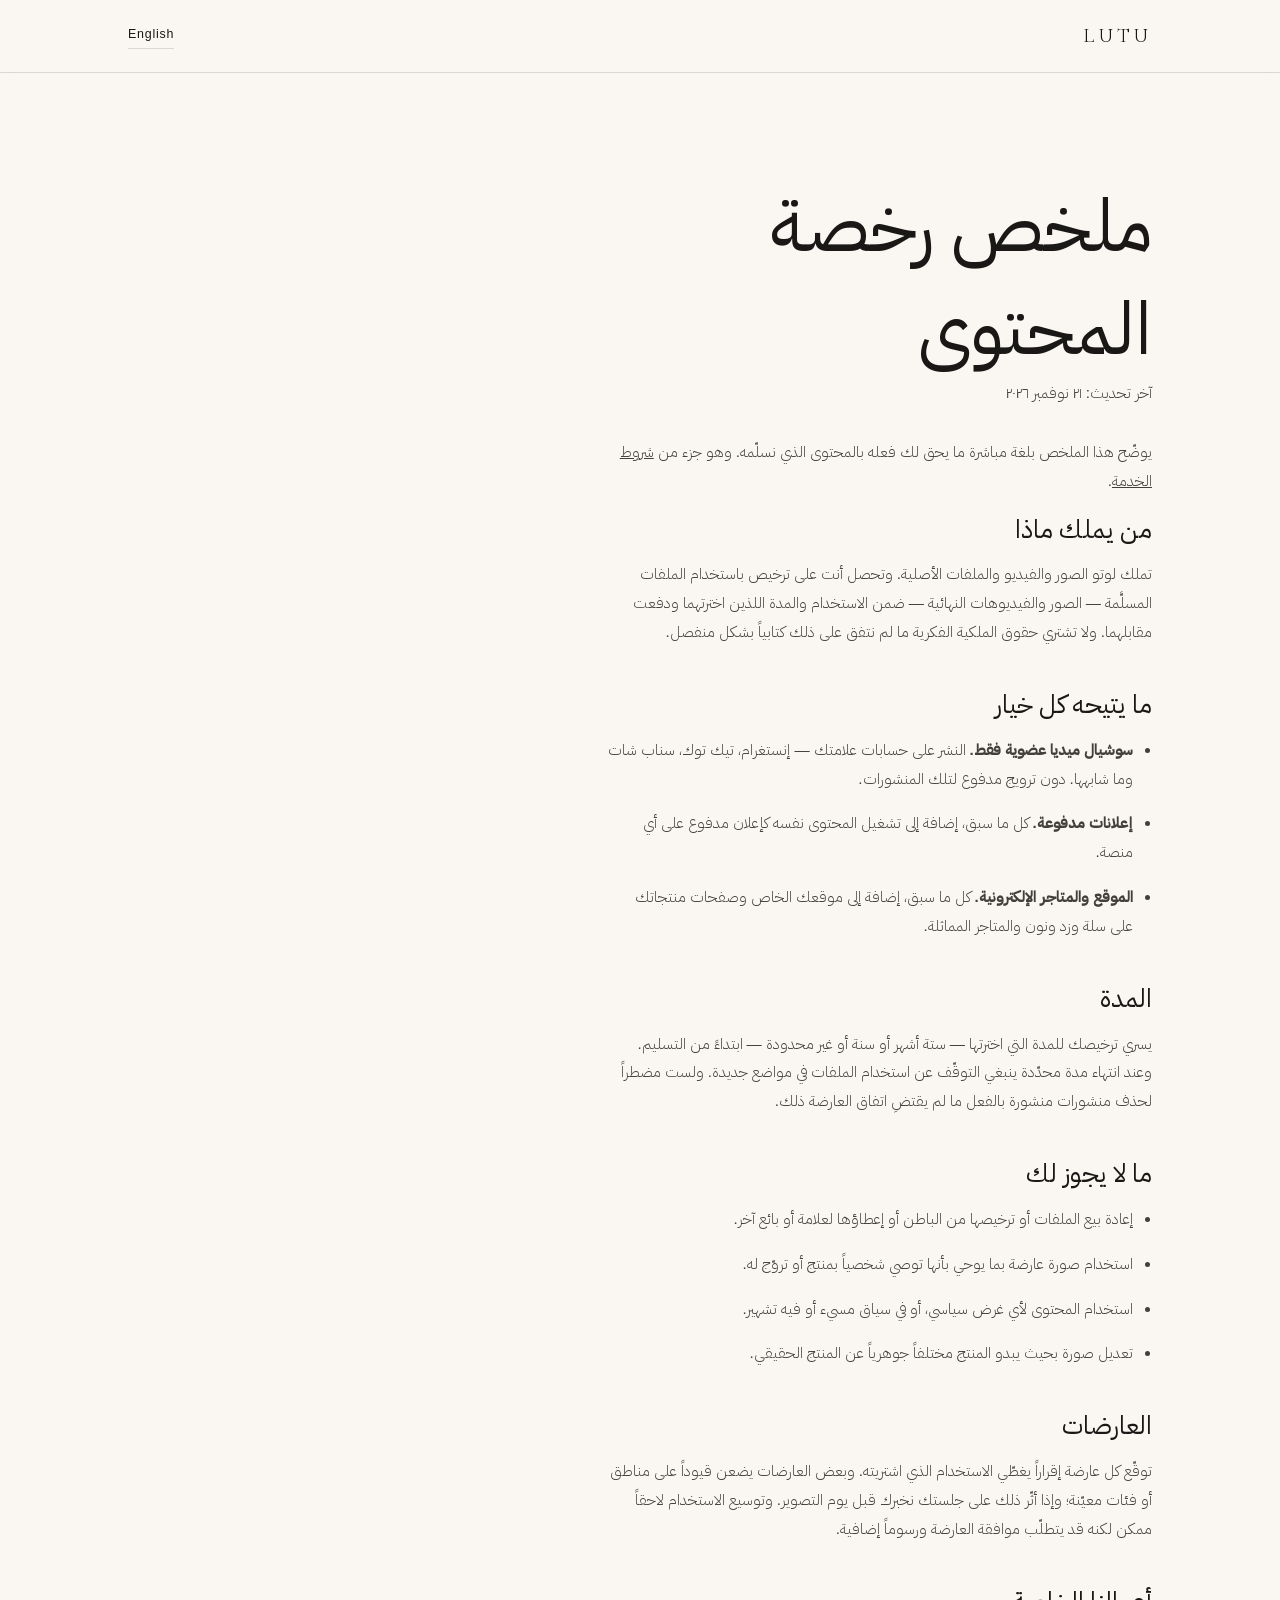
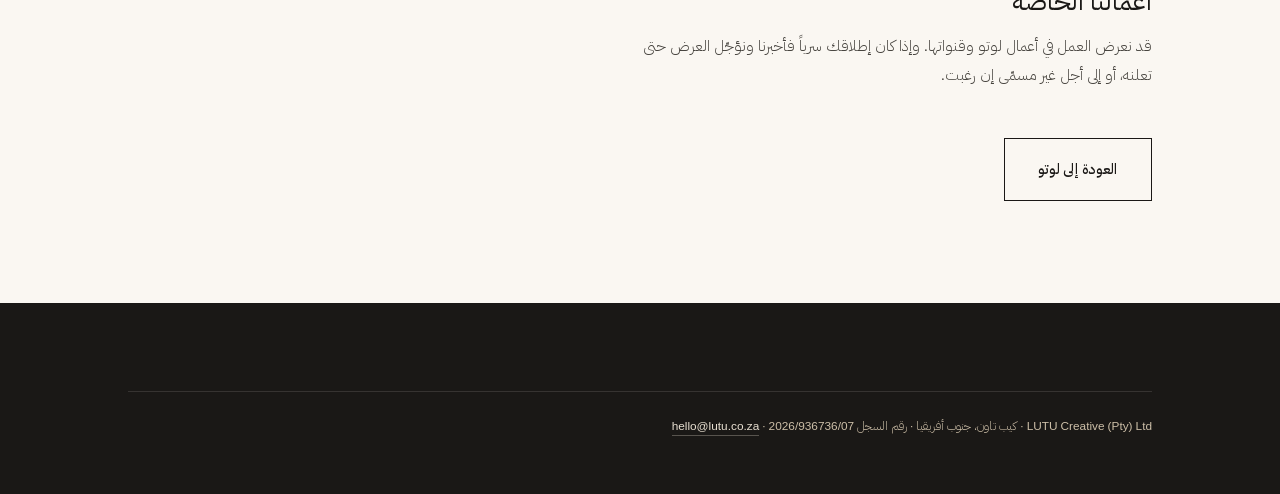
<file: ar/licence/index.html>
<!-- Not reviewed by a lawyer. Terms written in-house, November 2026. -->
<!DOCTYPE html>
<html lang="ar" dir="rtl">
<head>
<meta charset="UTF-8">
<meta name="viewport" content="width=device-width, initial-scale=1">
<title>ملخص رخصة المحتوى — LUTU</title>
<meta name="description" content="ما يتيحه كل خيار استخدام، ومن يملك الملفات، وحدود استخدام صور العارضات.">
<meta name="robots" content="index,follow">
<link rel="canonical" href="https://lutu.co.za/ar/licence/">
<link rel="alternate" hreflang="en" href="https://lutu.co.za/licence/">
<link rel="alternate" hreflang="ar" href="https://lutu.co.za/ar/licence/">
<link rel="stylesheet" href="/css/style.css">
</head>
<body>
<a class="skip" href="#main">تخطَّ إلى المحتوى</a>
<header class="site-header"><div class="wrap site-header__inner">
  <a class="brand" href="/ar/">LUTU</a>
  <nav class="header-actions"><a class="lang-switch" href="/licence/">English</a></nav>
</div></header>
<main id="main" class="section"><div class="wrap">
  <div class="prose">
    <h1>ملخص رخصة المحتوى</h1>
    <p class="fine" style="margin-bottom:2rem">آخر تحديث: ٢١ نوفمبر ٢٠٢٦</p>

    <p>يوضّح هذا الملخص بلغة مباشرة ما يحق لك فعله بالمحتوى الذي نسلّمه. وهو جزء من <a href="/ar/terms/">شروط الخدمة</a>.</p>

    <h2>من يملك ماذا</h2>
    <p>تملك لوتو الصور والفيديو والملفات الأصلية. وتحصل أنت على ترخيص باستخدام الملفات المسلَّمة — الصور والفيديوهات النهائية — ضمن الاستخدام والمدة اللذين اخترتهما ودفعت مقابلهما. ولا تشتري حقوق الملكية الفكرية ما لم نتفق على ذلك كتابياً بشكل منفصل.</p>

    <h2>ما يتيحه كل خيار</h2>
    <ul>
      <li><strong>سوشيال ميديا عضوية فقط.</strong> النشر على حسابات علامتك — إنستغرام، تيك توك، سناب شات وما شابهها. دون ترويج مدفوع لتلك المنشورات.</li>
      <li><strong>إعلانات مدفوعة.</strong> كل ما سبق، إضافة إلى تشغيل المحتوى نفسه كإعلان مدفوع على أي منصة.</li>
      <li><strong>الموقع والمتاجر الإلكترونية.</strong> كل ما سبق، إضافة إلى موقعك الخاص وصفحات منتجاتك على سلة وزد ونون والمتاجر المماثلة.</li>
    </ul>

    <h2>المدة</h2>
    <p>يسري ترخيصك للمدة التي اخترتها — ستة أشهر أو سنة أو غير محدودة — ابتداءً من التسليم. وعند انتهاء مدة محدّدة ينبغي التوقّف عن استخدام الملفات في مواضع جديدة. ولست مضطراً لحذف منشورات منشورة بالفعل ما لم يقتضِ اتفاق العارضة ذلك.</p>

    <h2>ما لا يجوز لك</h2>
    <ul>
      <li>إعادة بيع الملفات أو ترخيصها من الباطن أو إعطاؤها لعلامة أو بائع آخر.</li>
      <li>استخدام صورة عارضة بما يوحي بأنها توصي شخصياً بمنتج أو تروّج له.</li>
      <li>استخدام المحتوى لأي غرض سياسي، أو في سياق مسيء أو فيه تشهير.</li>
      <li>تعديل صورة بحيث يبدو المنتج مختلفاً جوهرياً عن المنتج الحقيقي.</li>
    </ul>

    <h2>العارضات</h2>
    <p>توقّع كل عارضة إقراراً يغطّي الاستخدام الذي اشتريته. وبعض العارضات يضعن قيوداً على مناطق أو فئات معيّنة؛ وإذا أثّر ذلك على جلستك نخبرك قبل يوم التصوير. وتوسيع الاستخدام لاحقاً ممكن لكنه قد يتطلّب موافقة العارضة ورسوماً إضافية.</p>

    <h2>أعمالنا الخاصة</h2>
    <p>قد نعرض العمل في أعمال لوتو وقنواتها. وإذا كان إطلاقك سرياً فأخبرنا ونؤجّل العرض حتى تعلنه، أو إلى أجل غير مسمّى إن رغبت.</p>

  </div>
  <p style="margin-top:3rem"><a class="btn btn--ghost" href="/ar/">العودة إلى لوتو</a></p>
</div></main>
<footer class="site-footer"><div class="wrap">
  <p class="footer-legal">LUTU Creative (Pty) Ltd · كيب تاون، جنوب أفريقيا · رقم السجل 2026/936736/07 ·
  <a href="mailto:hello@lutu.co.za">hello@lutu.co.za</a></p>
</div></footer>
</body>
</html>
</file>
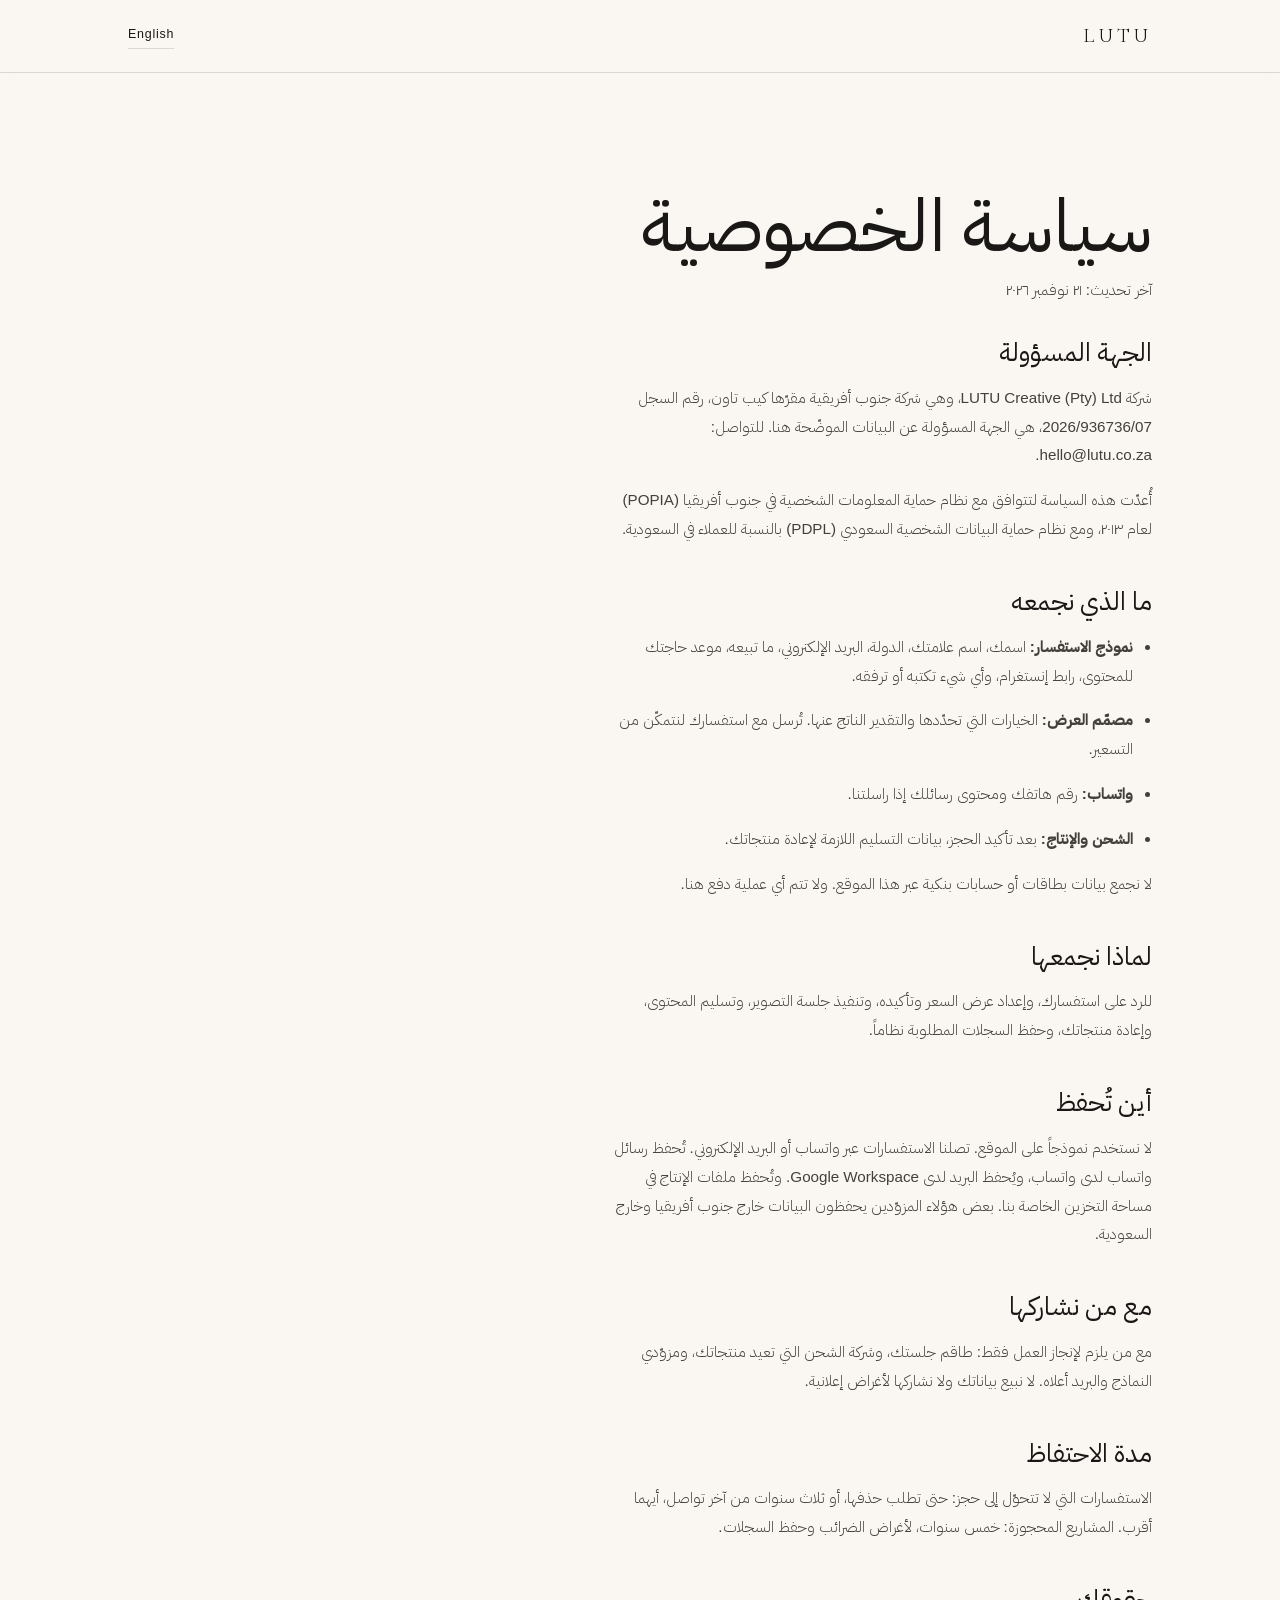
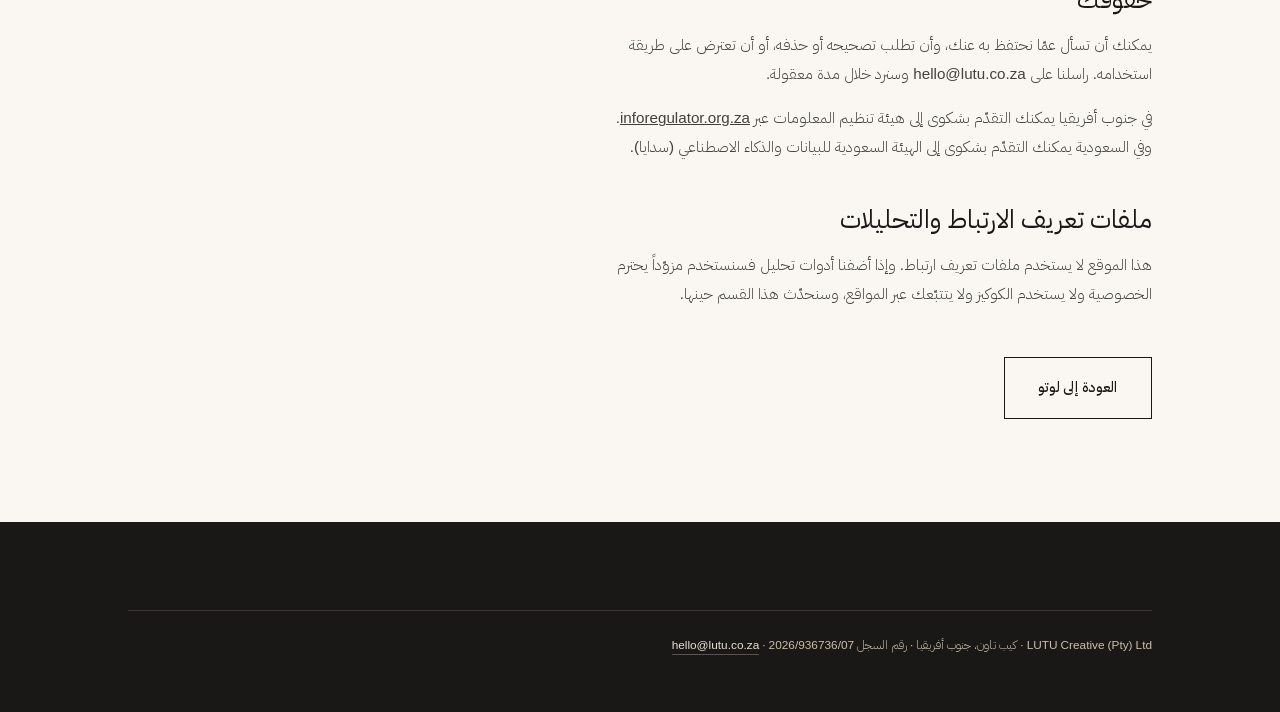
<file: ar/privacy/index.html>
<!-- Not reviewed by a lawyer. Terms written in-house, November 2026. -->
<!DOCTYPE html>
<html lang="ar" dir="rtl">
<head>
<meta charset="UTF-8">
<meta name="viewport" content="width=device-width, initial-scale=1">
<title>سياسة الخصوصية — LUTU</title>
<meta name="description" content="كيف تجمع لوتو بياناتك وتستخدمها وفق نظام حماية البيانات في جنوب أفريقيا والسعودية.">
<meta name="robots" content="index,follow">
<link rel="canonical" href="https://lutu.co.za/ar/privacy/">
<link rel="alternate" hreflang="en" href="https://lutu.co.za/privacy/">
<link rel="alternate" hreflang="ar" href="https://lutu.co.za/ar/privacy/">
<link rel="stylesheet" href="/css/style.css">
</head>
<body>
<a class="skip" href="#main">تخطَّ إلى المحتوى</a>
<header class="site-header"><div class="wrap site-header__inner">
  <a class="brand" href="/ar/">LUTU</a>
  <nav class="header-actions"><a class="lang-switch" href="/privacy/">English</a></nav>
</div></header>
<main id="main" class="section"><div class="wrap">
  <div class="prose">
    <h1>سياسة الخصوصية</h1>
    <p class="fine" style="margin-bottom:2rem">آخر تحديث: ٢١ نوفمبر ٢٠٢٦</p>

    <h2>الجهة المسؤولة</h2>
    <p>شركة LUTU Creative (Pty) Ltd، وهي شركة جنوب أفريقية مقرّها كيب تاون، رقم السجل 2026/936736/07، هي الجهة المسؤولة عن البيانات الموضّحة هنا. للتواصل: hello@lutu.co.za.</p>
    <p>أُعدّت هذه السياسة لتتوافق مع نظام حماية المعلومات الشخصية في جنوب أفريقيا (POPIA) لعام ٢٠١٣، ومع نظام حماية البيانات الشخصية السعودي (PDPL) بالنسبة للعملاء في السعودية.</p>

    <h2>ما الذي نجمعه</h2>
    <ul>
      <li><strong>نموذج الاستفسار:</strong> اسمك، اسم علامتك، الدولة، البريد الإلكتروني، ما تبيعه، موعد حاجتك للمحتوى، رابط إنستغرام، وأي شيء تكتبه أو ترفقه.</li>
      <li><strong>مصمّم العرض:</strong> الخيارات التي تحدّدها والتقدير الناتج عنها. تُرسل مع استفسارك لنتمكّن من التسعير.</li>
      <li><strong>واتساب:</strong> رقم هاتفك ومحتوى رسائلك إذا راسلتنا.</li>
      <li><strong>الشحن والإنتاج:</strong> بعد تأكيد الحجز، بيانات التسليم اللازمة لإعادة منتجاتك.</li>
    </ul>
    <p>لا نجمع بيانات بطاقات أو حسابات بنكية عبر هذا الموقع. ولا تتم أي عملية دفع هنا.</p>

    <h2>لماذا نجمعها</h2>
    <p>للرد على استفسارك، وإعداد عرض السعر وتأكيده، وتنفيذ جلسة التصوير، وتسليم المحتوى، وإعادة منتجاتك، وحفظ السجلات المطلوبة نظاماً.</p>

    <h2>أين تُحفظ</h2>
    <p>لا نستخدم نموذجاً على الموقع. تصلنا الاستفسارات عبر واتساب أو البريد الإلكتروني. تُحفظ رسائل واتساب لدى واتساب، ويُحفظ البريد لدى Google Workspace. وتُحفظ ملفات الإنتاج في مساحة التخزين الخاصة بنا. بعض هؤلاء المزوّدين يحفظون البيانات خارج جنوب أفريقيا وخارج السعودية.</p>

    <h2>مع من نشاركها</h2>
    <p>مع من يلزم لإنجاز العمل فقط: طاقم جلستك، وشركة الشحن التي تعيد منتجاتك، ومزوّدي النماذج والبريد أعلاه. لا نبيع بياناتك ولا نشاركها لأغراض إعلانية.</p>

    <h2>مدة الاحتفاظ</h2>
    <p>الاستفسارات التي لا تتحوّل إلى حجز: حتى تطلب حذفها، أو ثلاث سنوات من آخر تواصل، أيهما أقرب. المشاريع المحجوزة: خمس سنوات، لأغراض الضرائب وحفظ السجلات.</p>

    <h2>حقوقك</h2>
    <p>يمكنك أن تسأل عمّا نحتفظ به عنك، وأن تطلب تصحيحه أو حذفه، أو أن تعترض على طريقة استخدامه. راسلنا على hello@lutu.co.za وسنرد خلال مدة معقولة.</p>
    <p>في جنوب أفريقيا يمكنك التقدّم بشكوى إلى هيئة تنظيم المعلومات عبر <a href="https://inforegulator.org.za">inforegulator.org.za</a>. وفي السعودية يمكنك التقدّم بشكوى إلى الهيئة السعودية للبيانات والذكاء الاصطناعي (سدايا).</p>

    <h2>ملفات تعريف الارتباط والتحليلات</h2>
    <p>هذا الموقع لا يستخدم ملفات تعريف ارتباط. وإذا أضفنا أدوات تحليل فسنستخدم مزوّداً يحترم الخصوصية ولا يستخدم الكوكيز ولا يتتبّعك عبر المواقع، وسنحدّث هذا القسم حينها.</p>

  </div>
  <p style="margin-top:3rem"><a class="btn btn--ghost" href="/ar/">العودة إلى لوتو</a></p>
</div></main>
<footer class="site-footer"><div class="wrap">
  <p class="footer-legal">LUTU Creative (Pty) Ltd · كيب تاون، جنوب أفريقيا · رقم السجل 2026/936736/07 ·
  <a href="mailto:hello@lutu.co.za">hello@lutu.co.za</a></p>
</div></footer>
</body>
</html>
</file>
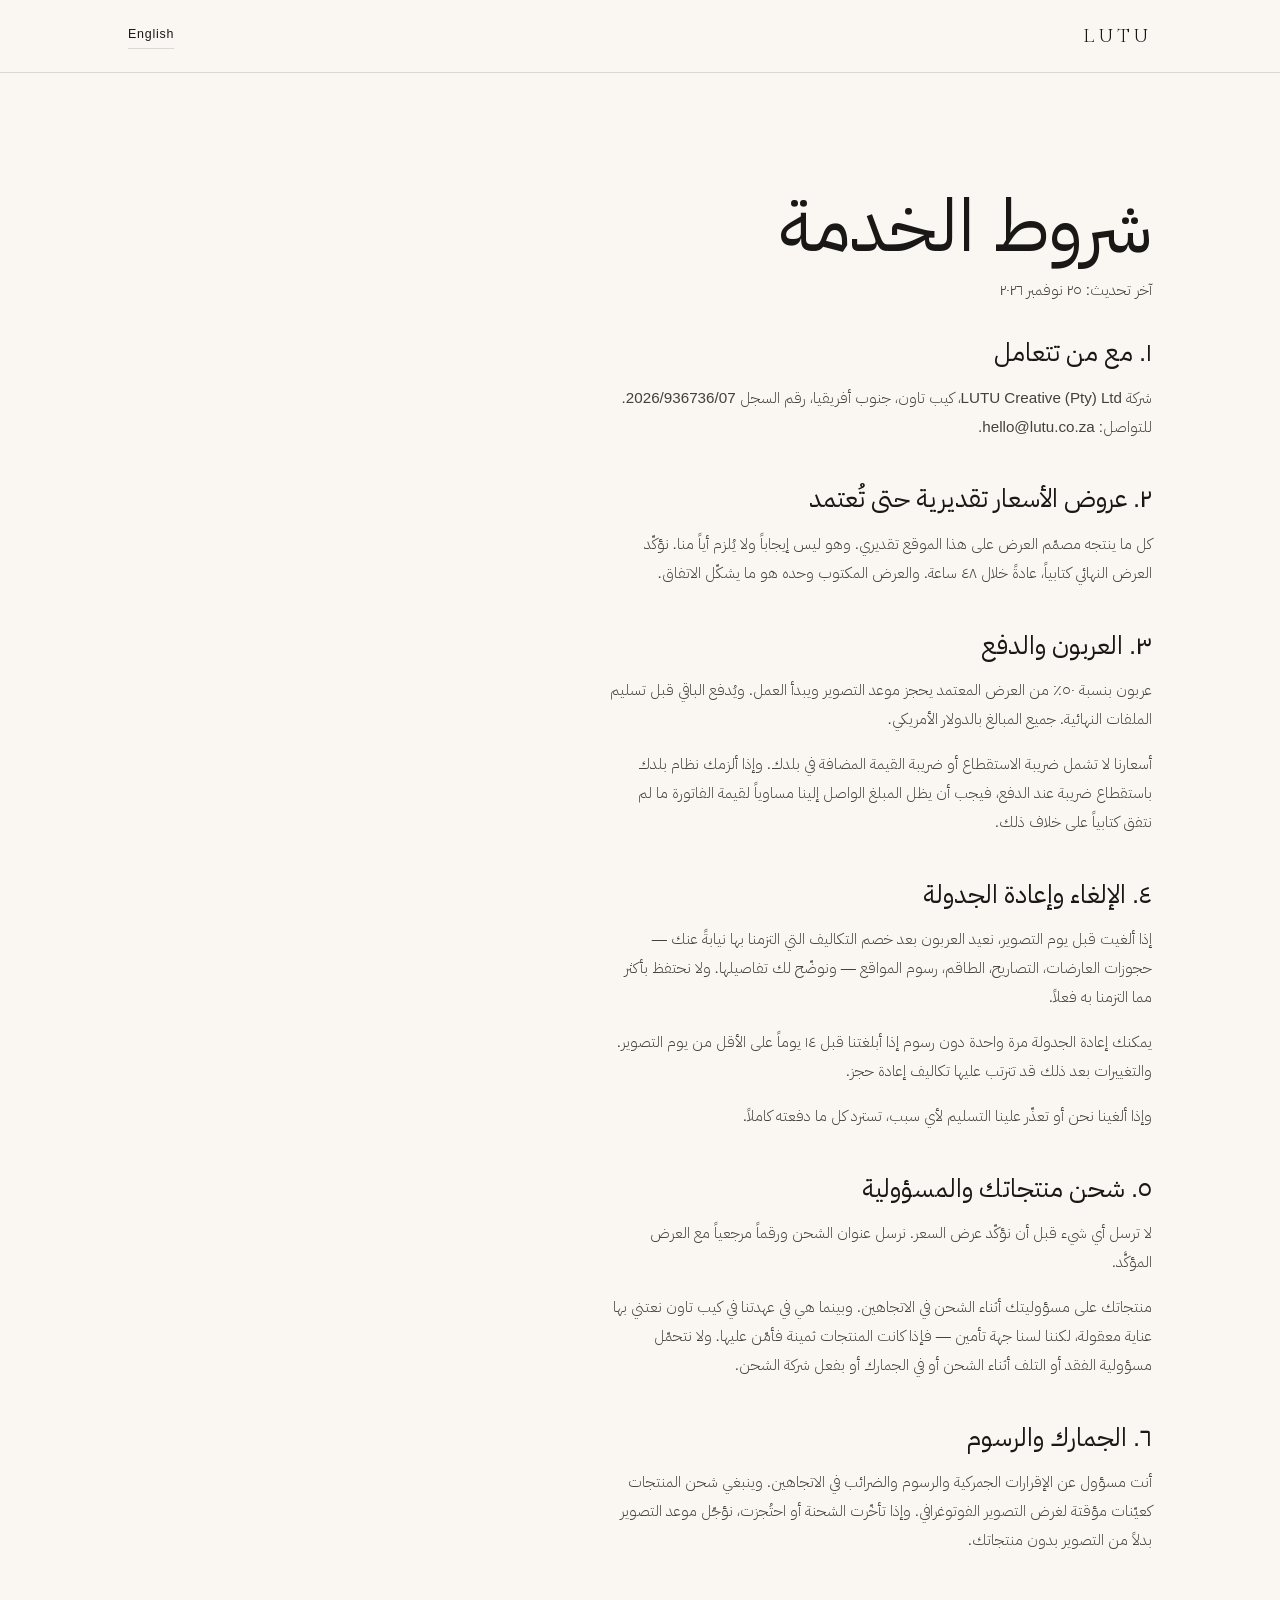
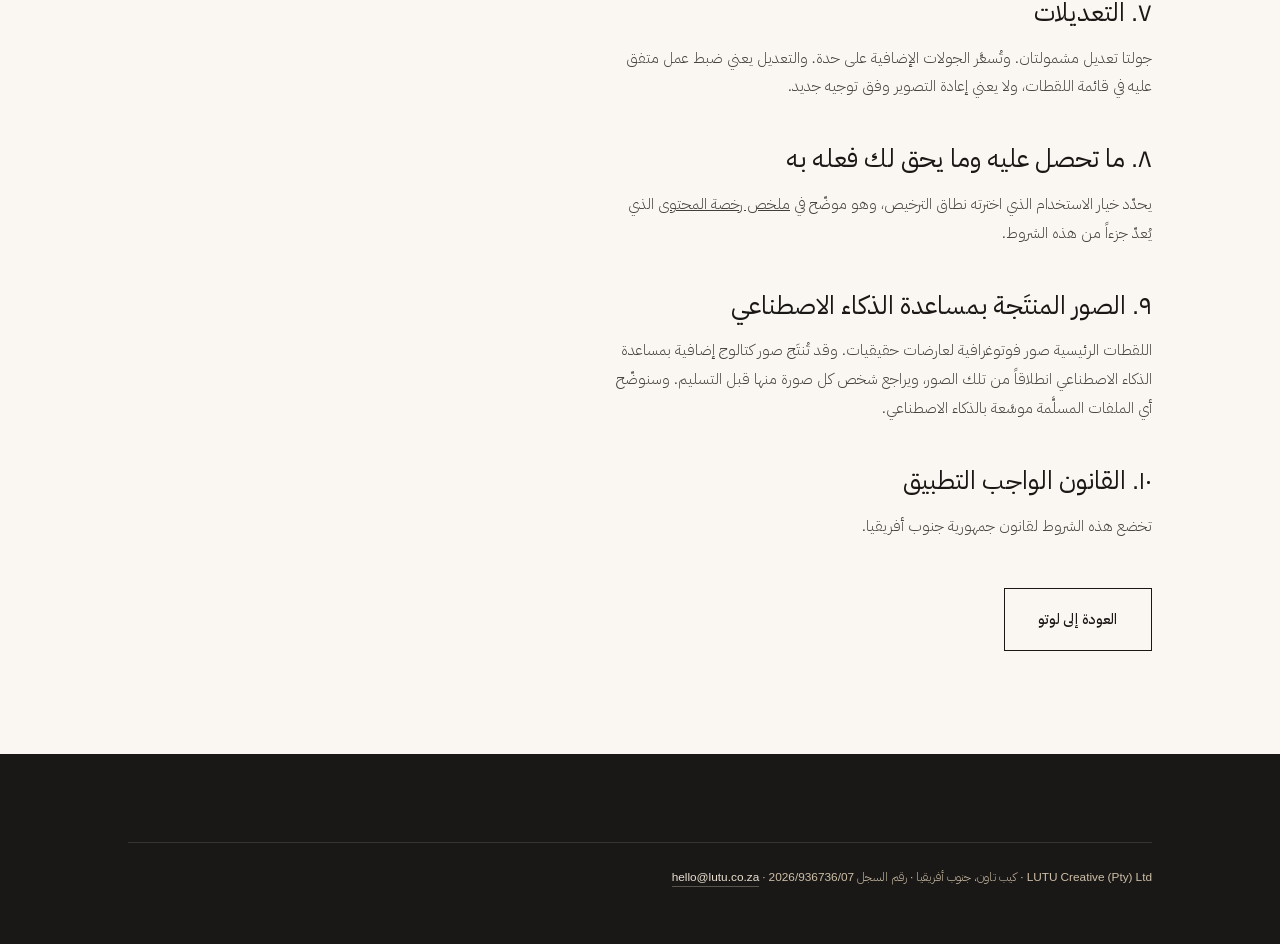
<file: ar/terms/index.html>
<!-- Not reviewed by a lawyer. Terms written in-house, November 2026. -->
<!DOCTYPE html>
<html lang="ar" dir="rtl">
<head>
<meta charset="UTF-8">
<meta name="viewport" content="width=device-width, initial-scale=1">
<title>شروط الخدمة — LUTU</title>
<meta name="description" content="شروط لوتو: عروض الأسعار، العربون، الإلغاء، شحن المنتجات والمسؤولية، الجمارك، والتعديلات.">
<meta name="robots" content="index,follow">
<link rel="canonical" href="https://lutu.co.za/ar/terms/">
<link rel="alternate" hreflang="en" href="https://lutu.co.za/terms/">
<link rel="alternate" hreflang="ar" href="https://lutu.co.za/ar/terms/">
<link rel="stylesheet" href="/css/style.css">
</head>
<body>
<a class="skip" href="#main">تخطَّ إلى المحتوى</a>
<header class="site-header"><div class="wrap site-header__inner">
  <a class="brand" href="/ar/">LUTU</a>
  <nav class="header-actions"><a class="lang-switch" href="/terms/">English</a></nav>
</div></header>
<main id="main" class="section"><div class="wrap">
  <div class="prose">
    <h1>شروط الخدمة</h1>
    <p class="fine" style="margin-bottom:2rem">آخر تحديث: ٢٥ نوفمبر ٢٠٢٦</p>

    <h2>١. مع من تتعامل</h2>
    <p>شركة LUTU Creative (Pty) Ltd، كيب تاون، جنوب أفريقيا، رقم السجل 2026/936736/07. للتواصل: hello@lutu.co.za.</p>

    <h2>٢. عروض الأسعار تقديرية حتى تُعتمد</h2>
    <p>كل ما ينتجه مصمّم العرض على هذا الموقع تقديري. وهو ليس إيجاباً ولا يُلزم أياً منا. نؤكّد العرض النهائي كتابياً، عادةً خلال ٤٨ ساعة. والعرض المكتوب وحده هو ما يشكّل الاتفاق.</p>

    <h2>٣. العربون والدفع</h2>
    <p>عربون بنسبة ٥٠٪ من العرض المعتمد يحجز موعد التصوير ويبدأ العمل. ويُدفع الباقي قبل تسليم الملفات النهائية. جميع المبالغ بالدولار الأمريكي.</p>
    <p>أسعارنا لا تشمل ضريبة الاستقطاع أو ضريبة القيمة المضافة في بلدك. وإذا ألزمك نظام بلدك باستقطاع ضريبة عند الدفع، فيجب أن يظل المبلغ الواصل إلينا مساوياً لقيمة الفاتورة ما لم نتفق كتابياً على خلاف ذلك.</p>

    <h2>٤. الإلغاء وإعادة الجدولة</h2>
    <p>إذا ألغيت قبل يوم التصوير، نعيد العربون بعد خصم التكاليف التي التزمنا بها نيابةً عنك — حجوزات العارضات، التصاريح، الطاقم، رسوم المواقع — ونوضّح لك تفاصيلها. ولا نحتفظ بأكثر مما التزمنا به فعلاً.</p>
    <p>يمكنك إعادة الجدولة مرة واحدة دون رسوم إذا أبلغتنا قبل ١٤ يوماً على الأقل من يوم التصوير. والتغييرات بعد ذلك قد تترتب عليها تكاليف إعادة حجز.</p>
    <p>وإذا ألغينا نحن أو تعذّر علينا التسليم لأي سبب، تسترد كل ما دفعته كاملاً.</p>

    <h2>٥. شحن منتجاتك والمسؤولية</h2>
    <p>لا ترسل أي شيء قبل أن نؤكّد عرض السعر. نرسل عنوان الشحن ورقماً مرجعياً مع العرض المؤكَّد.</p>
    <p>منتجاتك على مسؤوليتك أثناء الشحن في الاتجاهين. وبينما هي في عهدتنا في كيب تاون نعتني بها عناية معقولة، لكننا لسنا جهة تأمين — فإذا كانت المنتجات ثمينة فأمّن عليها. ولا نتحمّل مسؤولية الفقد أو التلف أثناء الشحن أو في الجمارك أو بفعل شركة الشحن.</p>

    <h2>٦. الجمارك والرسوم</h2>
    <p>أنت مسؤول عن الإقرارات الجمركية والرسوم والضرائب في الاتجاهين. وينبغي شحن المنتجات كعيّنات مؤقتة لغرض التصوير الفوتوغرافي. وإذا تأخّرت الشحنة أو احتُجزت، نؤجّل موعد التصوير بدلاً من التصوير بدون منتجاتك.</p>

    <h2>٧. التعديلات</h2>
    <p>جولتا تعديل مشمولتان. وتُسعَّر الجولات الإضافية على حدة. والتعديل يعني ضبط عمل متفق عليه في قائمة اللقطات، ولا يعني إعادة التصوير وفق توجيه جديد.</p>

    <h2>٨. ما تحصل عليه وما يحق لك فعله به</h2>
    <p>يحدّد خيار الاستخدام الذي اخترته نطاق الترخيص، وهو موضّح في <a href="/ar/licence/">ملخص رخصة المحتوى</a> الذي يُعدّ جزءاً من هذه الشروط.</p>

    <h2>٩. الصور المنتَجة بمساعدة الذكاء الاصطناعي</h2>
    <p>اللقطات الرئيسية صور فوتوغرافية لعارضات حقيقيات. وقد تُنتَج صور كتالوج إضافية بمساعدة الذكاء الاصطناعي انطلاقاً من تلك الصور، ويراجع شخص كل صورة منها قبل التسليم. وسنوضّح أي الملفات المسلَّمة موسَّعة بالذكاء الاصطناعي.</p>

    <h2>١٠. القانون الواجب التطبيق</h2>
    <p>تخضع هذه الشروط لقانون جمهورية جنوب أفريقيا.</p>

  </div>
  <p style="margin-top:3rem"><a class="btn btn--ghost" href="/ar/">العودة إلى لوتو</a></p>
</div></main>
<footer class="site-footer"><div class="wrap">
  <p class="footer-legal">LUTU Creative (Pty) Ltd · كيب تاون، جنوب أفريقيا · رقم السجل 2026/936736/07 ·
  <a href="mailto:hello@lutu.co.za">hello@lutu.co.za</a></p>
</div></footer>
</body>
</html>
</file>
<file: css/style.css>
/* LUTU — Cape Town content studio. Palette: warm sand, off-white, deep ink, muted ocean teal. */

@font-face{font-family:'Cormorant Garamond';font-style:normal;font-weight:300;font-display:swap;src:url(/fonts/CormorantGaramond-300.woff2) format('woff2')}
@font-face{font-family:'Cormorant Garamond';font-style:italic;font-weight:300;font-display:swap;src:url(/fonts/CormorantGaramond-300i.woff2) format('woff2')}
@font-face{font-family:'Inter';font-style:normal;font-weight:300;font-display:swap;src:url(/fonts/Inter-300.woff2) format('woff2')}
@font-face{font-family:'Inter';font-style:normal;font-weight:500;font-display:swap;src:url(/fonts/Inter-500.woff2) format('woff2')}
@font-face{font-family:'IBM Plex Sans Arabic';font-style:normal;font-weight:300;font-display:swap;src:url(/fonts/IBMPlexSansArabic-300.woff2) format('woff2')}
@font-face{font-family:'IBM Plex Sans Arabic';font-style:normal;font-weight:400;font-display:swap;src:url(/fonts/IBMPlexSansArabic-400.woff2) format('woff2')}
@font-face{font-family:'IBM Plex Sans Arabic';font-style:normal;font-weight:500;font-display:swap;src:url(/fonts/IBMPlexSansArabic-500.woff2) format('woff2')}

*,*::before,*::after{box-sizing:border-box;margin:0;padding:0}

:root{
  --ink:#1A1816;
  --ink-soft:#43403B;
  --sand:#E8DFD1;
  --sand-deep:#CDBFA8;
  --offwhite:#FAF7F2;
  --teal:#2F6B6B;
  --teal-light:#4A8F8C;
  --line:rgba(26,24,22,.14);

  --serif:'Cormorant Garamond',Georgia,'Times New Roman',serif;
  --sans:'Inter',-apple-system,BlinkMacSystemFont,'Segoe UI',Helvetica,Arial,sans-serif;
  --arabic:'IBM Plex Sans Arabic','Geeza Pro',Tahoma,sans-serif;

  --wrap:1120px;
  --gut:clamp(1.25rem,4vw,3rem);
}

html{scroll-behavior:smooth}
@media (prefers-reduced-motion:reduce){html{scroll-behavior:auto}*,*::before,*::after{animation:none!important;transition:none!important}}

body{
  font-family:var(--sans);font-weight:300;font-size:16px;line-height:1.7;
  color:var(--ink);background:var(--offwhite);-webkit-font-smoothing:antialiased;
  overflow-x:hidden;
}
[lang="ar"] body,body[dir="rtl"]{font-family:var(--arabic);line-height:1.9}
[dir="rtl"] body{font-family:var(--arabic)}

img{max-width:100%;display:block}

h1,h2,h3{font-family:var(--serif);font-weight:300;line-height:1.15;text-wrap:balance;font-variant-numeric:lining-nums;font-feature-settings:'lnum' 1}
[dir="rtl"] h1,[dir="rtl"] h2,[dir="rtl"] h3{font-family:var(--arabic);font-weight:400;line-height:1.4}

h1{font-size:clamp(2.4rem,6.5vw,4.6rem)}
h2{font-size:clamp(1.9rem,4.5vw,3rem)}
h3{font-size:1.25rem}

a{color:inherit}
a:focus-visible,button:focus-visible,input:focus-visible,select:focus-visible,textarea:focus-visible{outline:2px solid var(--teal);outline-offset:3px;border-radius:2px}

.wrap{max-width:var(--wrap);margin-inline:auto;padding-inline:var(--gut)}
.section{padding-block:clamp(3.5rem,8vw,6.5rem)}
.section--sand{background:var(--sand)}
.section--ink{background:var(--ink);color:var(--offwhite)}
.section--ink h2,.section--ink h3{color:var(--offwhite)}

.eyebrow{font-family:var(--sans);font-size:.7rem;font-weight:500;letter-spacing:.22em;text-transform:uppercase;color:var(--teal);margin-bottom:1rem;display:block}
[dir="rtl"] .eyebrow{font-family:var(--arabic);letter-spacing:0}
.section--ink .eyebrow{color:var(--sand-deep)}

.lede{font-size:1.05rem;max-width:62ch;color:var(--ink-soft)}
.section--ink .lede{color:var(--sand)}

/* ---------- buttons ---------- */
.btn{
  display:inline-block;font-family:var(--sans);font-size:.75rem;font-weight:500;letter-spacing:.14em;
  text-transform:uppercase;padding:1.05rem 2.1rem;text-decoration:none;border:1px solid transparent;
  cursor:pointer;transition:background .2s,color .2s,border-color .2s;text-align:center;
}
[dir="rtl"] .btn{font-family:var(--arabic);letter-spacing:0;text-transform:none;font-size:.9rem}
.btn--primary{background:var(--teal);color:#fff}
.btn--primary:hover{background:var(--teal-light)}
.btn--ghost{background:transparent;color:var(--ink);border-color:var(--ink)}
.btn--ghost:hover{background:var(--ink);color:var(--offwhite)}
.section--ink .btn--ghost{color:var(--offwhite);border-color:var(--offwhite)}
.section--ink .btn--ghost:hover{background:var(--offwhite);color:var(--ink)}

/* ---------- header ---------- */
.site-header{position:sticky;top:0;z-index:50;background:rgba(250,247,242,.92);backdrop-filter:blur(10px);border-bottom:1px solid var(--line)}
.site-header__inner{display:flex;align-items:center;justify-content:space-between;gap:1rem;padding-block:1rem}
.brand{font-family:var(--serif);font-size:1.3rem;letter-spacing:.18em;text-transform:uppercase;text-decoration:none}
[dir="rtl"] .brand{font-family:var(--serif)}
.header-actions{display:flex;align-items:center;gap:1.25rem}
.lang-switch{font-size:.78rem;font-weight:500;letter-spacing:.06em;text-decoration:none;border-bottom:1px solid var(--line);padding-bottom:2px}
.lang-switch:hover{border-bottom-color:var(--teal);color:var(--teal)}

/* ---------- season banner ---------- */
.season-banner{background:var(--ink);color:var(--sand);text-align:center;font-size:.8rem;letter-spacing:.04em;padding:.7rem var(--gut)}

/* ---------- hero ---------- */
.hero{position:relative;min-height:clamp(520px,82svh,760px);display:flex;align-items:flex-end;background:var(--sand-deep)}
.hero__media{position:absolute;inset:0;overflow:hidden}
.hero__media img{width:100%;height:100%;object-fit:cover}
/* scrim: keeps white hero type legible over a pale photograph */
.hero__media::after{content:"";position:absolute;inset:0;background:linear-gradient(160deg,rgba(26,24,22,.35) 0%,rgba(26,24,22,.55) 45%,rgba(26,24,22,.8) 100%)}
.hero::after{content:'';position:absolute;inset:0;background:linear-gradient(to top,rgba(26,24,22,.88) 0%,rgba(26,24,22,.45) 45%,rgba(26,24,22,.2) 100%)}
.hero__inner{position:relative;z-index:1;color:var(--offwhite);padding-block:clamp(2.5rem,6vw,4.5rem);width:100%}
.hero h1{color:var(--offwhite);max-width:18ch;margin-bottom:1.25rem}
.hero__sub{font-size:1.05rem;color:var(--sand);max-width:48ch;margin-bottom:2rem}
.hero__cta{display:flex;flex-wrap:wrap;gap:.85rem}

/* ---------- generic grid ---------- */
.grid{display:grid;gap:1.75rem}
.grid--3{grid-template-columns:repeat(auto-fit,minmax(260px,1fr))}
.grid--2{grid-template-columns:repeat(auto-fit,minmax(300px,1fr))}

.card{background:var(--offwhite);border:1px solid var(--line);padding:1.75rem}
.section--sand .card{background:var(--offwhite)}
.card h3{margin-bottom:.6rem}
.card p{font-size:.92rem;color:var(--ink-soft)}

/* service emphasis */
.service--lead{grid-column:1/-1;background:var(--ink);color:var(--offwhite);padding:clamp(1.75rem,4vw,2.75rem)}
.service--lead h3{color:var(--offwhite);font-size:clamp(1.5rem,3vw,2rem);margin-bottom:.75rem}
.service--lead p{color:var(--sand);font-size:1rem;max-width:60ch}
.tag{display:inline-block;font-size:.65rem;font-weight:500;letter-spacing:.18em;text-transform:uppercase;color:var(--teal);border:1px solid var(--teal);padding:.25rem .6rem;margin-bottom:.9rem}
[dir="rtl"] .tag{letter-spacing:0;font-size:.75rem}
.service--lead .tag{color:var(--sand-deep);border-color:var(--sand-deep)}

/* ---------- offer ---------- */
.offer{display:grid;grid-template-columns:repeat(auto-fit,minmax(280px,1fr));gap:2.5rem;align-items:start}
.offer__list{list-style:none}
.offer__list li{padding-block:.7rem;border-bottom:1px solid var(--line);font-size:.95rem;display:flex;gap:.9rem}
.offer__list li::before{content:'—';color:var(--teal);flex:none}
[dir="rtl"] .offer__list li::before{content:'—'}
.offer__price{background:var(--ink);color:var(--offwhite);padding:1.75rem}
.offer__price .amount{font-family:var(--serif);font-size:2.2rem;line-height:1.1;display:block;margin-bottom:.5rem;font-variant-numeric:lining-nums}
[dir="rtl"] .offer__price .amount{font-family:var(--arabic);font-size:1.7rem}
.offer__price .note{font-size:.82rem;color:var(--sand)}

/* ---------- packs ---------- */
.pack{border:1px solid var(--line);padding:1.75rem;display:flex;flex-direction:column;gap:.85rem;background:var(--offwhite);position:relative}
.pack--featured{border-color:var(--teal);border-width:2px}
.pack__flag{position:absolute;inset-block-start:-1px;inset-inline-start:-1px;background:var(--teal);color:#fff;font-size:.6rem;font-weight:500;letter-spacing:.16em;text-transform:uppercase;padding:.3rem .65rem}
[dir="rtl"] .pack__flag{letter-spacing:0;font-size:.72rem}
.pack h3{margin-top:.6rem}
.pack p{font-size:.9rem;color:var(--ink-soft);flex:1}
.pack__price{font-family:var(--serif);font-size:1.6rem;font-variant-numeric:lining-nums}
[dir="rtl"] .pack__price{font-family:var(--arabic);font-size:1.25rem}

/* ---------- packs ---------- */
.pack__was{text-decoration:line-through;color:var(--ink-soft);font-size:1.05rem;margin-inline-end:.4rem}
.pack__note{font-size:.74rem;color:var(--teal);font-weight:500;line-height:1.5}
.addons{list-style:none;display:grid;gap:.9rem;max-width:760px}
.addons li{font-size:.9rem;color:var(--ink-soft);line-height:1.6;border-bottom:1px solid var(--line);padding-bottom:.9rem}
.addons strong{color:var(--ink)}
.addons span{white-space:nowrap;font-family:var(--serif);font-variant-numeric:lining-nums;color:var(--ink)}
[dir="rtl"] .addons span{font-family:var(--arabic)}
.summary__fine{font-size:.74rem;color:var(--ink-soft);line-height:1.6;margin-top:.9rem}

@media(max-width:560px){
  .site-header .btn{padding:.8rem 1rem;font-size:.65rem;letter-spacing:.1em}
  .header-actions{gap:.85rem}
  .brand{font-size:1.1rem}
}

/* ---------- contact actions ---------- */
.contact-actions{display:flex;flex-wrap:wrap;gap:1rem}
.contact-actions .btn{flex:1 1 240px;text-align:center}

/* ---------- locations ---------- */
.loc{position:relative;overflow:hidden;background:var(--sand-deep)}
.loc img{aspect-ratio:4/5;width:100%;height:auto;object-fit:cover;display:block}
.loc__body{padding:1rem 0}
.loc__body h3{font-size:1.1rem}
.loc__body p{font-size:.86rem;color:var(--ink-soft)}
.ph-label{font-size:.68rem;color:var(--teal);letter-spacing:.12em;text-transform:uppercase;display:block;margin-top:.35rem}
[dir="rtl"] .ph-label{letter-spacing:0;font-size:.8rem}

/* ---------- steps ---------- */
.steps{counter-reset:s;display:grid;gap:0}
.step{counter-increment:s;display:grid;grid-template-columns:3rem 1fr;gap:1.25rem;padding-block:1.5rem;border-bottom:1px solid var(--line)}
.step:last-child{border-bottom:none}
.step::before{content:counter(s);font-family:var(--serif);font-size:2rem;color:var(--teal);line-height:1;font-variant-numeric:lining-nums}
[dir="rtl"] .step::before{font-family:var(--arabic);font-size:1.5rem}
.step h3{font-family:var(--sans);font-size:.95rem;font-weight:500;margin-bottom:.3rem}
[dir="rtl"] .step h3{font-family:var(--arabic)}
.step p{font-size:.9rem;color:var(--ink-soft)}
.section--ink .step{border-color:rgba(250,247,242,.12)}
.section--ink .step p{color:var(--sand)}

/* ---------- timeline ---------- */
.timeline{display:grid;gap:.5rem}
.tl-row{display:grid;grid-template-columns:minmax(7rem,9rem) 1fr;gap:1rem;align-items:center;font-size:.85rem}
.tl-bar{height:2.1rem;background:var(--teal);color:#fff;display:flex;align-items:center;padding-inline:.7rem;font-size:.72rem;letter-spacing:.06em;white-space:nowrap;overflow:hidden}
[dir="rtl"] .tl-bar{letter-spacing:0;font-size:.82rem}
.tl-bar--alt{background:var(--sand-deep);color:var(--ink)}
.tl-bar--ink{background:var(--ink)}

/* ---------- formats / why ---------- */
.chips{display:flex;flex-wrap:wrap;gap:.6rem}
.chip{border:1px solid var(--line);padding:.5rem .9rem;font-size:.82rem}
.section--ink .chip{border-color:rgba(250,247,242,.22)}

/* ---------- FAQ ---------- */
details{border-bottom:1px solid var(--line);padding-block:1.1rem}
summary{cursor:pointer;font-weight:500;font-size:.95rem;list-style:none;display:flex;justify-content:space-between;gap:1rem}
summary::-webkit-details-marker{display:none}
summary::after{content:'+';color:var(--teal);font-size:1.2rem;line-height:1;flex:none}
details[open] summary::after{content:'–'}
details p{font-size:.9rem;color:var(--ink-soft);margin-top:.8rem;max-width:68ch}

/* ---------- founders ---------- */
.founder h3{font-size:1.3rem;margin-bottom:.25rem}
.founder .role{font-size:.72rem;letter-spacing:.16em;text-transform:uppercase;color:var(--teal);margin-bottom:.8rem;display:block}
[dir="rtl"] .founder .role{letter-spacing:0;font-size:.85rem}
.founder p{font-size:.92rem;color:var(--ink-soft)}

/* ---------- footer ---------- */
.site-footer{background:var(--ink);color:var(--sand);padding-block:3rem 3.5rem;font-size:.84rem}
.site-footer a{color:var(--sand);text-decoration:none;border-bottom:1px solid rgba(232,223,209,.3)}
.site-footer a:hover{color:#fff;border-bottom-color:#fff}
.footer-grid{display:grid;gap:2rem;grid-template-columns:repeat(auto-fit,minmax(220px,1fr))}
.footer-grid h4{font-size:.7rem;font-weight:500;letter-spacing:.18em;text-transform:uppercase;color:var(--sand-deep);margin-bottom:.8rem;font-family:var(--sans)}
[dir="rtl"] .footer-grid h4{letter-spacing:0;font-family:var(--arabic);font-size:.85rem}
.footer-grid ul{list-style:none;display:grid;gap:.45rem}
.footer-legal{margin-top:2.5rem;padding-top:1.5rem;border-top:1px solid rgba(250,247,242,.12);font-size:.74rem;color:var(--sand-deep);line-height:1.8}

/* ---------- misc ---------- */
.noscript-note{background:var(--sand);border:1px solid var(--sand-deep);padding:1rem 1.25rem;font-size:.88rem;margin-bottom:1.5rem}
.visually-hidden{position:absolute;width:1px;height:1px;overflow:hidden;clip:rect(0 0 0 0);white-space:nowrap}
.skip{position:absolute;inset-inline-start:-9999px;top:0;background:var(--ink);color:#fff;padding:.7rem 1rem;z-index:100}
.skip:focus{inset-inline-start:0}
.fine{font-size:.76rem;color:var(--ink-soft);line-height:1.65}
.section--ink .fine{color:var(--sand-deep)}
.prose{max-width:68ch}
.prose h2{font-size:1.6rem;margin-top:2.5rem;margin-bottom:.8rem}
.prose h2:first-of-type{margin-top:0}
.prose p,.prose li{font-size:.95rem;color:var(--ink-soft);margin-bottom:1rem}
.prose ul{margin-inline-start:1.2rem}
</file>
